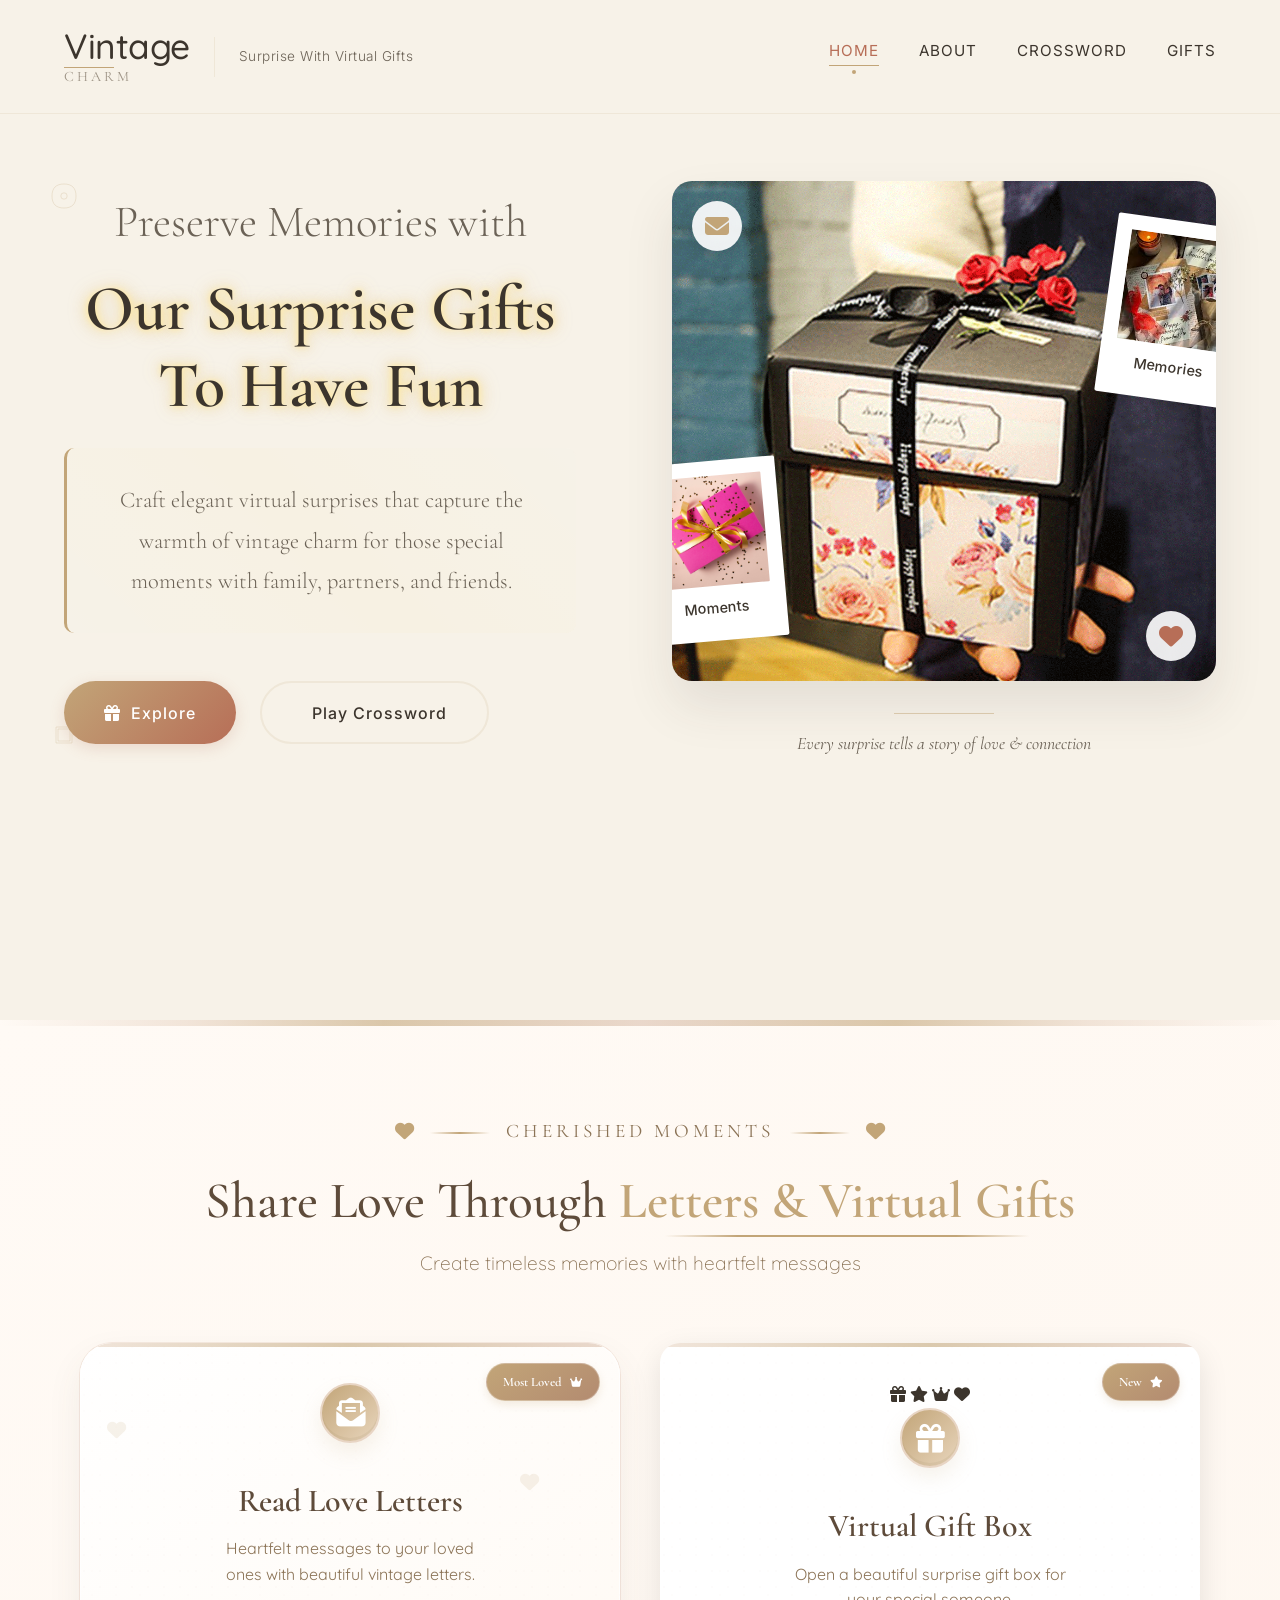
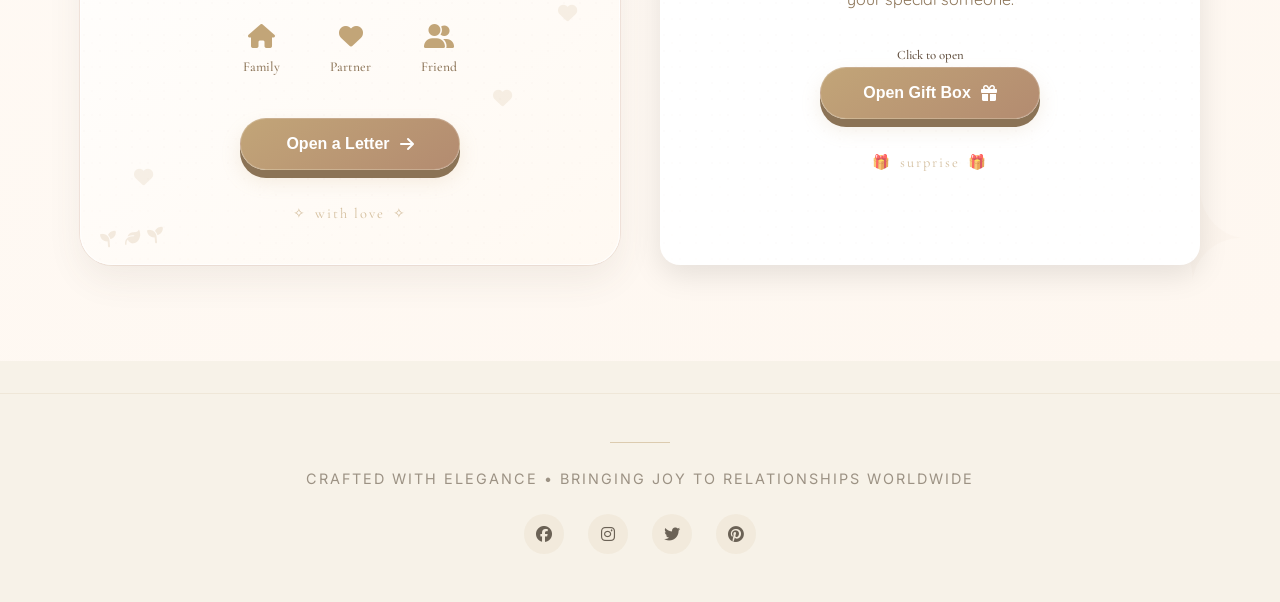
<file: index.html>
<!DOCTYPE html>
<html lang="en">
<head>
    <meta charset="UTF-8">
    <meta name="viewport" content="width=device-width, initial-scale=1.0">
    <title>Vintage Charm</title>
    <link rel="stylesheet" href="https://cdnjs.cloudflare.com/ajax/libs/font-awesome/6.4.0/css/all.min.css">
    <link rel="preconnect" href="https://fonts.googleapis.com">
    <link rel="preconnect" href="https://fonts.gstatic.com" crossorigin>
    <link href="https://fonts.googleapis.com/css2?family=Cormorant+Garamond:wght@300;400;500;600&family=Inter:wght@300;400&display=swap" rel="stylesheet">
    <link rel="stylesheet" href="css/style.css">

    
    <style>
        @import url('https://fonts.googleapis.com/css2?family=Quicksand:wght@400;500;600&display=swap');
    </style>
</head>
<body>
    
    
    <!-- Navigation Bar -->
    <nav class="navbar">
        <div class="nav-container">
            <!-- Logo on Left -->
            <div class="logo-container">
                <div class="logo">
                    <span class="logo-main">Vintage</span>
                    <span class="logo-sub">Charm</span>
                </div>
                <div class="logo-divider"></div>
                <div class="logo-tagline">Surprise With Virtual Gifts</div>
            </div>

            <!-- Navigation Links on Right -->
            <div class="nav-right">
                <div class="nav-links" id="navLinks">
                    <a href="index.html" class="nav-link active">
                        <span class="nav-text">Home</span>
                        <span class="nav-dot"></span>
                    </a>
                    <a href="about.html" class="nav-link">
                        <span class="nav-text">About</span>
                        <span class="nav-dot"></span>
                    </a>
                    <a href="game.html" class="nav-link">
                        <span class="nav-text">Crossword</span>
                        <span class="nav-dot"></span>
                    </a>
                    <a href="gifts.html" class="nav-link">
                        <span class="nav-text">Gifts</span>
                        <span class="nav-dot"></span>
                    </a>
                </div>

                <!-- Mobile Menu Toggle -->
                <button class="menu-toggle" id="menuToggle" aria-label="Toggle menu">
                    <span class="menu-line"></span>
                    <span class="menu-line"></span>
                    <span class="menu-line"></span>
                </button>
            </div>
        </div>
    </nav>

    <!-- Main Content -->
    <main class="main-content">
        <section class="hero-section" id="home">
            <div class="hero-container">
                <!-- Hero Content Left Side -->
                <div class="hero-content">
                    <div class="vintage-ornament top-left">
                        <svg viewBox="0 0 100 100" width="40" height="40">
                            <path d="M50,20 C70,20 80,30 80,50 C80,70 70,80 50,80 C30,80 20,70 20,50 C20,30 30,20 50,20 Z" 
                                  fill="none" stroke="var(--accent-gold)" stroke-width="1.5"/>
                            <circle cx="50" cy="50" r="8" fill="none" stroke="var(--accent-gold)" stroke-width="1.5"/>
                        </svg>
                    </div>
                    
                    <h1 class="hero-title">
                        <span class="hero-line">Preserve Memories with</span>
                        <span class="hero-line neon-text">Our Surprise Gifts To Have Fun</span>
                    </h1>
                    
                    <div class="neon-description-container">
                        <p class="hero-description neon-glow">
                            Craft elegant virtual surprises that capture the warmth of vintage charm 
                            for those special moments with family, partners, and friends.
                        </p>
                        <div class="neon-glow-effect"></div>
                    </div>
                    
                    <!-- CTA Buttons -->
                    <div class="hero-buttons">
                        <button class="cta-button vintage-button" onclick="window.location.href='about.html'">
                            <i class="fas fa-gift"></i>
                
                            <span>Explore</span>
                        
                        </button>
                        <button class="cta-button secondary-button" onclick="window.location.href='game.html'">
                            <i class="fas fa-crossword"></i>
                            <span>Play Crossword</span>
                        </button>
                    </div>
                    
                    <div class="vintage-ornament bottom-left">
                        <svg viewBox="0 0 100 100" width="40" height="40">
                            <path d="M30,30 L70,30 L70,70 L30,70 Z" 
                                  fill="none" stroke="var(--accent-gold)" stroke-width="1.5"/>
                            <path d="M35,35 L65,35 L65,65 L35,65 Z" 
                                  fill="none" stroke="var(--accent-gold)" stroke-width="1.5"/>
                        </svg>
                    </div>
                </div>

                <!-- Hero Image Right Side -->
                <div class="hero-image-container">
                    <div class="image-frame">
                        <!-- Main Hero Image -->
                        <img src="images/gifts_box.gif" 
                             alt="Vintage gift box with flowers" class="main-hero-image">
                        
                        <!-- Decorative Overlay Elements -->
                        <div class="image-overlay">
                            <div class="polaroid polaroid-1">
                                <div class="polaroid-image" style="background-image: url('images/moments_gift.jpg')"></div>
                                <div class="polaroid-label">Moments</div>
                            </div>
                            <div class="polaroid polaroid-2">
                                <div class="polaroid-image" style="background-image: url('images/memories.jpg')"></div>
                                <div class="polaroid-label">Memories</div>
                            </div>
                        </div>
                        
                        <!-- Floating Elements -->
                        <div class="floating-element envelope">
                            <i class="fas fa-envelope"></i>
                        </div>
                        <div class="floating-element heart">
                            <i class="fas fa-heart"></i>
                        </div>
                    </div>
                    
                    <!-- Image Caption -->
                    <div class="image-caption">
                        <div class="caption-line"></div>
                        <p>Every surprise tells a story of love & connection</p>
                    </div>
                </div>
            </div>
        </section> 
    </main>


    <!-- ===== LOVE LETTERS & VIRTUAL GIFTS BOX SECTION ===== -->
<section class="love-letter-section">
    <div class="section-container">
        <!-- Section Header -->
        <div class="section-header">
            <div class="header-ornament">
                <i class="fas fa-heart"></i>
                <span class="header-line"></span>
                <span class="header-title">Cherished Moments</span>
                <span class="header-line"></span>
                <i class="fas fa-heart"></i>
            </div>
            <h2 class="section-heading">Share Love Through <span class="accent-text">Letters & Virtual Gifts</span></h2>
            <p class="section-subheading">Create timeless memories with heartfelt messages</p>
        </div>

        <!-- Two Beautiful Cards -->
        <div class="cards-container">
            <!-- CARD 1: READ LOVE LETTERS -->
            <div class="vintage-card letter-card" id="loveLetterCard">
                <div class="card-badge">
                    <span class="badge-text">Most Loved</span>
                    <i class="fas fa-crown"></i>
                </div>
                <div class="card-bg-pattern"></div>
                
                <!-- Floating Hearts Animation -->
                <div class="floating-hearts">
                    <i class="fas fa-heart"></i>
                    <i class="fas fa-heart"></i>
                    <i class="fas fa-heart"></i>
                    <i class="fas fa-heart"></i>
                    <i class="fas fa-heart"></i>
                </div>
                
                <!-- Flower Decorations -->
                <div class="flower-decoration">
                    <i class="fas fa-seedling"></i>
                    <i class="fas fa-leaf"></i>
                    <i class="fas fa-seedling"></i>
                </div>
                
                <div class="card-icon-wrapper">
                    <div class="card-icon">
                        <i class="fas fa-envelope-open-text"></i>
                    </div>
                </div>
                
                <h3 class="card-title">Read Love Letters</h3>
                
                <div class="card-description">
                    <p>Heartfelt messages to your loved ones with beautiful vintage letters.</p>
                </div>
                
                <div class="letter-categories">
                    <div class="category-item" data-category="family">
                        <i class="fas fa-home"></i>
                        <span>Family</span>
                    </div>
                    <div class="category-item" data-category="partner">
                        <i class="fas fa-heart"></i>
                        <span>Partner</span>
                    </div>
                    <div class="category-item" data-category="friend">
                        <i class="fas fa-user-friends"></i>
                        <span>Friend</span>
                    </div>
                </div>
                
                <button class="card-btn letter-btn" id="openLetterBtn">
                    <span>Open a Letter</span>
                    <i class="fas fa-arrow-right"></i>
                </button>
                
                <div class="card-footer-ornament">
                    <span>✧</span> with love <span>✧</span>
                </div>
            </div>

            
<!-- ===== LETTERS MODAL (FAMILY, PARTNER, FRIEND) ===== -->
<div class="modal-overlay" id="letterModalOverlay">
    <div class="letter-modal-container">
        <div class="letter-modal-header">
            <div class="modal-header-decoration">
                <i class="fas fa-heart"></i>
                <span>Love Letters</span>
                <i class="fas fa-heart"></i>
            </div>
            <button class="modal-close-btn" id="closeLetterModal">
                <i class="fas fa-times"></i>
            </button>
        </div>
        
        <div class="letter-modal-body">
            <div class="letter-category-tabs">
                <button class="category-tab active" data-category="family">
                    <i class="fas fa-home"></i>
                    <span>Family</span>
                </button>
                <button class="category-tab" data-category="partner">
                    <i class="fas fa-heart"></i>
                    <span>Partner</span>
                </button>
                <button class="category-tab" data-category="friend">
                    <i class="fas fa-user-friends"></i>
                    <span>Friend</span>
                </button>
            </div>
            
            <!-- FAMILY LETTER -->
            <div class="letter-content active" id="family-letter">
                <div class="letter-paper">
                    <div class="letter-decoration-top">
                        <i class="fas fa-leaf"></i>
                        <i class="fas fa-heart"></i>
                        <i class="fas fa-leaf"></i>
                    </div>
                   
                    <div class="letter-greeting">My Dearest Family,</div>
                    <div class="letter-message">
                        <p>You are the roots that ground me and the wings that set me free. Every memory we've created together is a treasure I hold close to my heart.</p>
                        <p>Thank you for your endless love, support, and the countless sacrifices you've made. Home is not a place, it's the feeling I get when I'm with you.</p>
                        <p>No matter where life takes me, your love remains my anchor and my compass.</p>
                    </div>
                    <div class="letter-closing">
                        <p>With all my love,</p>
                        <div class="signature">Your Forever Grateful</div>
                    </div>
                    <div class="letter-decoration-bottom">
                        <i class="fas fa-heart"></i>
                        <i class="fas fa-heart"></i>
                        <i class="fas fa-heart"></i>
                    </div>
                </div>
                <div class="letter-flower">
                    <i class="fas fa-seedling"></i>
                </div>
            </div>
            
            <!-- PARTNER LETTER -->
            <div class="letter-content" id="partner-letter">
                <div class="letter-paper">
                    <div class="letter-decoration-top">
                        <i class="fas fa-heart"></i>
                        <i class="fas fa-heart"></i>
                        <i class="fas fa-heart"></i>
                    </div>
                    
                    <div class="letter-greeting">My Beloved,</div>
                    <div class="letter-message">
                        <p>You came into my life and painted it with colors I never knew existed. Every moment with you feels like a beautiful dream I never want to wake from.</p>
                        <p>Your smile is my favorite sunrise, your laughter the sweetest melody. In your arms, I've found my home; in your heart, I've found my peace.</p>
                        <p>Thank you for being my partner, my best friend, and my greatest adventure.</p>
                    </div>
                    <div class="letter-closing">
                        <p>Forever yours,</p>
                        <div class="signature">Your Soulmate</div>
                    </div>
                    <div class="letter-decoration-bottom">
                        <i class="fas fa-heart"></i>
                        <span>&</span>
                        <i class="fas fa-heart"></i>
                    </div>
                </div>
                <div class="letter-flower">
                    <i class="fas fa-rose"></i>
                </div>
            </div>
            
            <!-- FRIEND LETTER -->
            <div class="letter-content" id="friend-letter">
                <div class="letter-paper">
                    <div class="letter-decoration-top">
                        <i class="fas fa-star"></i>
                        <i class="fas fa-smile"></i>
                        <i class="fas fa-star"></i>
                    </div>
                    
                    <div class="letter-greeting">My Wonderful Friend,</div>
                    <div class="letter-message">
                        <p>Some people come into our lives and leave footprints on our hearts. You, my friend, have left an entire garden.</p>
                        <p>Thank you for the late-night talks, the spontaneous adventures, and the comfort of knowing I'm never alone. Life is brighter because you're in it.</p>
                        <p>Here's to more laughter, more memories, and a friendship that only grows stronger with time.</p>
                    </div>
                    <div class="letter-closing">
                        <p>With gratitude,</p>
                        <div class="signature">Your Forever Friend</div>
                    </div>
                    <div class="letter-decoration-bottom">
                        <i class="fas fa-star"></i>
                        <i class="fas fa-star"></i>
                        <i class="fas fa-star"></i>
                    </div>
                </div>
                <div class="letter-flower">
                    <i class="fas fa-smile-wink"></i>
                </div>
            </div>
        </div>
    </div>
</div>

            
            <!-- CARD 2: VIRTUAL GIFT BOX  -->
    <div class="vintage-card gift-card" id="giftCard">
        <div class="card-badge">
            <span class="badge-text">New</span>
            <i class="fas fa-star"></i>
        </div>
        <div class="card-bg-pattern"></div>
        
        <!-- Floating Gift Icons Animation -->
        <div class="floating-gifts">
            <i class="fas fa-gift"></i>
            <i class="fas fa-star"></i>
            <i class="fas fa-crown"></i>
            <i class="fas fa-heart"></i>
        </div>
        
        <!-- Gift Box Decoration -->
        <div class="gift-decoration">
            <div class="mini-gift">
                <div class="gift-box-mini">
                    <div class="gift-lid-mini"></div>
                    <div class="gift-base-mini"></div>
                    <div class="gift-ribbon-mini"></div>
                </div>
            </div>
        </div>
        
        <div class="card-icon-wrapper">
            <div class="card-icon gift-icon">
                <i class="fas fa-gift"></i>
            </div>
        </div>
        
        <h3 class="card-title">Virtual Gift Box</h3>
        
        <div class="card-description">
            <p>Open a beautiful surprise gift box for your special someone.</p>
        </div>
        
        <!-- Gift Preview -->
        <div class="gift-preview">
            <div class="preview-box">
                <span class="preview-ribbon"></span>
                <span class="preview-bow"></span>
            </div>
            <span class="preview-text">Click to open</span>
        </div>
        
        <button class="card-btn gift-btn" id="openGiftBoxBtn">
            <span>Open Gift Box</span>
            <i class="fas fa-gift"></i>
        </button>
        
        <div class="card-footer-ornament">
            <span>🎁</span> surprise <span>🎁</span>
        </div>
    </div>
</div>
</section>

<!-- ===== VIRTUAL GIFT BOX MODAL ===== -->
<div class="modal-overlay" id="giftBoxModalOverlay">
    <div class="giftbox-modal-container">
        <div class="giftbox-modal-header">
            <div class="modal-header-decoration">
                <i class="fas fa-gift"></i>
                <span>Surprise Gift Box</span>
                <i class="fas fa-star"></i>
            </div>
            <button class="modal-close-btn" id="closeGiftBoxModal">
                <i class="fas fa-times"></i>
            </button>
        </div>
        
        <div class="giftbox-modal-body">
            <!-- Background Sparkles -->
            <div class="sparkle-background">
                <div class="sparkle"></div>
                <div class="sparkle"></div>
                <div class="sparkle"></div>
                <div class="sparkle"></div>
                <div class="sparkle"></div>
                <div class="sparkle"></div>
                <div class="sparkle"></div>
                <div class="sparkle"></div>
            </div>
            
            <!-- Gift Box Container -->
            <div class="giftbox-container">
                <!-- Floating Hearts & Stars Animation -->
                <div class="floating-gifts-bg">
                    <i class="fas fa-heart"></i>
                    <i class="fas fa-star"></i>
                    <i class="fas fa-heart"></i>
                    <i class="fas fa-star"></i>
                    <i class="fas fa-heart"></i>
                    <i class="fas fa-star"></i>
                    <i class="fas fa-heart"></i>
                    <i class="fas fa-star"></i>
                </div>
                
                <!-- MAIN GIFT BOX - BEAUTIFULLY DESIGNED -->
                <div class="gift-box closed" id="giftBox">
                    <!-- Box Lid with Ribbon -->
                    <div class="gift-lid">
                        <div class="lid-ribbon horizontal"></div>
                        <div class="lid-ribbon vertical"></div>
                        <div class="lid-bow">
                            <div class="bow-left"></div>
                            <div class="bow-right"></div>
                            <div class="bow-center"></div>
                        </div>
                    </div>
                    
                    <!-- Box Base -->
                    <div class="gift-base">
                        <div class="base-pattern"></div>
                        <div class="base-ribbon horizontal"></div>
                        <div class="base-ribbon vertical"></div>
                        <div class="base-tag">
                            <span>For You</span>
                        </div>
                    </div>
                    
                    <!-- Shine Effect -->
                    <div class="gift-shine"></div>
                    
                    <!-- Instruction with Glow -->
                    <p class="gift-instruction">
                        <span class="instruction-icon">✨</span>
                        Click to open your surprise!
                        <span class="instruction-icon">✨</span>
                    </p>
                </div>
                
                <!-- STEP 1: CHOOSE GIFT OPTIONS - BEAUTIFUL CARDS -->
                <div class="choose-gift-section" id="chooseGiftSection" style="display: none;">
                    <!-- Decorative Elements -->
                    <div class="section-sparkles">
                        <i class="fas fa-star"></i>
                        <i class="fas fa-heart"></i>
                        <i class="fas fa-star"></i>
                    </div>
                    
                    <h3 class="choose-title">Who will receive this gift?</h3>
                    
                    <div class="gift-option-cards">
                        <!-- Family Option - Warm & Cozy -->
                        <div class="gift-option-card family-card" data-recipient="family" id="chooseFamily">
                            <div class="card-glow"></div>
                            <div class="option-icon-wrapper">
                                <div class="option-icon family-icon">
                                    <i class="fas fa-home"></i>
                                </div>
                            </div>
                            <h4>Family</h4>
                            <p>For those who raised you</p>
                            <div class="option-preview">
                                <span class="preview-emoji">🏡</span>
                                <span class="preview-text">Love & Gratitude</span>
                            </div>
                            <div class="option-decoration">
                                <i class="fas fa-leaf"></i>
                                <i class="fas fa-leaf"></i>
                                <i class="fas fa-leaf"></i>
                            </div>
                        </div>
                        
                        <!-- Partner Option - Romantic -->
                        <div class="gift-option-card partner-card" data-recipient="partner" id="choosePartner">
                            <div class="card-glow"></div>
                            <div class="option-icon-wrapper">
                                <div class="option-icon partner-icon">
                                    <i class="fas fa-heart"></i>
                                </div>
                            </div>
                            <h4>Partner</h4>
                            <p>For your special someone</p>
                            <div class="option-preview">
                                <span class="preview-emoji">💕</span>
                                <span class="preview-text">Endless Love</span>
                            </div>
                            <div class="option-decoration">
                                <i class="fas fa-heart"></i>
                                <i class="fas fa-heart"></i>
                                <i class="fas fa-heart"></i>
                            </div>
                        </div>
                        
                        <!-- Friend Option - Fun & Cheerful -->
                        <div class="gift-option-card friend-card" data-recipient="friend" id="chooseFriend">
                            <div class="card-glow"></div>
                            <div class="option-icon-wrapper">
                                <div class="option-icon friend-icon">
                                    <i class="fas fa-user-friends"></i>
                                </div>
                            </div>
                            <h4>Friend</h4>
                            <p>For your bestie</p>
                            <div class="option-preview">
                                <span class="preview-emoji">🎉</span>
                                <span class="preview-text">Forever Friendship</span>
                            </div>
                            <div class="option-decoration">
                                <i class="fas fa-star"></i>
                                <i class="fas fa-star"></i>
                                <i class="fas fa-star"></i>
                            </div>
                        </div>
                    </div>
                    
                    <p class="choose-note">✨ Click any card to reveal your surprise ✨</p>
                </div>
                
                <!-- STEP 2: FAMILY GIFT - BEAUTIFUL FRAME -->
                <div class="gift-content family-gift" id="familyGift" style="display: none;">
                    <div class="gift-reveal-header">
                        <button class="back-to-choose" id="backFromFamily">
                            <i class="fas fa-arrow-left"></i> Choose Another
                        </button>
                    </div>
                    
                    <div class="gift-showcase">
                        <div class="showcase-decoration left">
                            <i class="fas fa-leaf"></i>
                            <i class="fas fa-leaf"></i>
                        </div>
                        
                        <div class="beautiful-frame family-frame">
                            <div class="frame-ornament top">
                                <i class="fas fa-heart"></i>
                                <i class="fas fa-heart"></i>
                                <i class="fas fa-heart"></i>
                            </div>
                            
                            <!-- Image Container with Overlay -->
                            <div class="frame-image-container">
                                <div class="image-overlay-glow"></div>
                                <img src="images/family-gift.jpg" alt="Family Gift" class="frame-image">
                                <div class="image-corner top-left"></div>
                                <div class="image-corner top-right"></div>
                                <div class="image-corner bottom-left"></div>
                                <div class="image-corner bottom-right"></div>
                            </div>
                            
                            <!-- Message with Heart -->
                            <div class="frame-message">
                                <i class="fas fa-quote-left"></i>
                                <p>Family is where love begins, forever lasts.</p>
                                <i class="fas fa-quote-right"></i>
                                <div class="message-hearts">
                                    <i class="fas fa-heart"></i>
                                    <i class="fas fa-heart"></i>
                                    <i class="fas fa-heart"></i>
                                </div>
                            </div>
                            
                            <div class="frame-ornament bottom">
                                <i class="fas fa-leaf"></i>
                                <i class="fas fa-leaf"></i>
                                <i class="fas fa-leaf"></i>
                            </div>
                        </div>
                        
                        <div class="showcase-decoration right">
                            <i class="fas fa-leaf"></i>
                            <i class="fas fa-leaf"></i>
                        </div>
                    </div>
                </div>
                
                <!-- STEP 2: PARTNER GIFT - ROMANTIC FRAME -->
                <div class="gift-content partner-gift" id="partnerGift" style="display: none;">
                    <div class="gift-reveal-header">
                        <button class="back-to-choose" id="backFromPartner">
                            <i class="fas fa-arrow-left"></i> Choose Another
                        </button>
                    </div>
                    
                    <div class="gift-showcase">
                        <div class="showcase-decoration left">
                            <i class="fas fa-heart"></i>
                            <i class="fas fa-heart"></i>
                        </div>
                        
                        <div class="beautiful-frame partner-frame">
                            <div class="frame-ornament top">
                                <i class="fas fa-heart"></i>
                                <i class="fas fa-heart"></i>
                                <i class="fas fa-heart"></i>
                            </div>
                            
                            <!-- Image Container with Overlay -->
                            <div class="frame-image-container">
                                <div class="image-overlay-glow"></div>
                                <img src="images/partner-gift.jpg" alt="Partner Gift" class="frame-image">
                                <div class="image-corner top-left"></div>
                                <div class="image-corner top-right"></div>
                                <div class="image-corner bottom-left"></div>
                                <div class="image-corner bottom-right"></div>
                            </div>
                            
                            <!-- Message with Heart -->
                            <div class="frame-message">
                                <i class="fas fa-quote-left"></i>
                                <p>You are my today and all of my tomorrows.</p>
                                <i class="fas fa-quote-right"></i>
                                <div class="message-hearts">
                                    <i class="fas fa-heart"></i>
                                    <i class="fas fa-heart"></i>
                                    <i class="fas fa-heart"></i>
                                </div>
                            </div>
                            
                            <div class="frame-ornament bottom">
                                <i class="fas fa-heart"></i>
                                <i class="fas fa-heart"></i>
                                <i class="fas fa-heart"></i>
                            </div>
                        </div>
                        
                        <div class="showcase-decoration right">
                            <i class="fas fa-heart"></i>
                            <i class="fas fa-heart"></i>
                        </div>
                    </div>
                </div>
                
                <!-- STEP 2: FRIEND GIFT - CHEERFUL FRAME -->
                <div class="gift-content friend-gift" id="friendGift" style="display: none;">
                    <div class="gift-reveal-header">
                        <button class="back-to-choose" id="backFromFriend">
                            <i class="fas fa-arrow-left"></i> Choose Another
                        </button>
                    </div>
                    
                    <div class="gift-showcase">
                        <div class="showcase-decoration left">
                            <i class="fas fa-star"></i>
                            <i class="fas fa-star"></i>
                        </div>
                        
                        <div class="beautiful-frame friend-frame">
                            <div class="frame-ornament top">
                                <i class="fas fa-star"></i>
                                <i class="fas fa-star"></i>
                                <i class="fas fa-star"></i>
                            </div>
                            
                            <!-- Image Container with Overlay -->
                            <div class="frame-image-container">
                                <div class="image-overlay-glow"></div>
                                <img src="images/friend-gift.jpg" alt="Friend Gift" class="frame-image">
                                <div class="image-corner top-left"></div>
                                <div class="image-corner top-right"></div>
                                <div class="image-corner bottom-left"></div>
                                <div class="image-corner bottom-right"></div>
                            </div>
                            
                            <!-- Message with Heart -->
                            <div class="frame-message">
                                <i class="fas fa-quote-left"></i>
                                <p>Friends like you make life beautiful.</p>
                                <i class="fas fa-quote-right"></i>
                                <div class="message-hearts">
                                    <i class="fas fa-star"></i>
                                    <i class="fas fa-star"></i>
                                    <i class="fas fa-star"></i>
                                </div>
                            </div>
                            
                            <div class="frame-ornament bottom">
                                <i class="fas fa-star"></i>
                                <i class="fas fa-star"></i>
                                <i class="fas fa-star"></i>
                            </div>
                        </div>
                        
                        <div class="showcase-decoration right">
                            <i class="fas fa-star"></i>
                            <i class="fas fa-star"></i>
                        </div>
                    </div>
                </div>
            </div>
        </div>
    </div>
</div>

    <!-- Vintage Footer -->
    <footer class="vintage-footer">
        <div class="footer-content">
            <div class="footer-line"></div>
            <p class="footer-text">Crafted with elegance • Bringing joy to relationships worldwide</p>
            <div class="social-icons">
                <a href="https://www.facebook.com" class="social-icon"><i class="fab fa-facebook"></i></a>
                <a href="https://www.instagram.com" class="social-icon"><i class="fab fa-instagram"></i></a>
                <a href="https://twitter.com" class="social-icon"><i class="fab fa-twitter"></i></a>
                <a href="https://pinterest.com" class="social-icon"><i class="fab fa-pinterest"></i></a>
            </div>
        </div>
    </footer>

    <script src="js/script.js"></script>
</body>
</html>
</file>
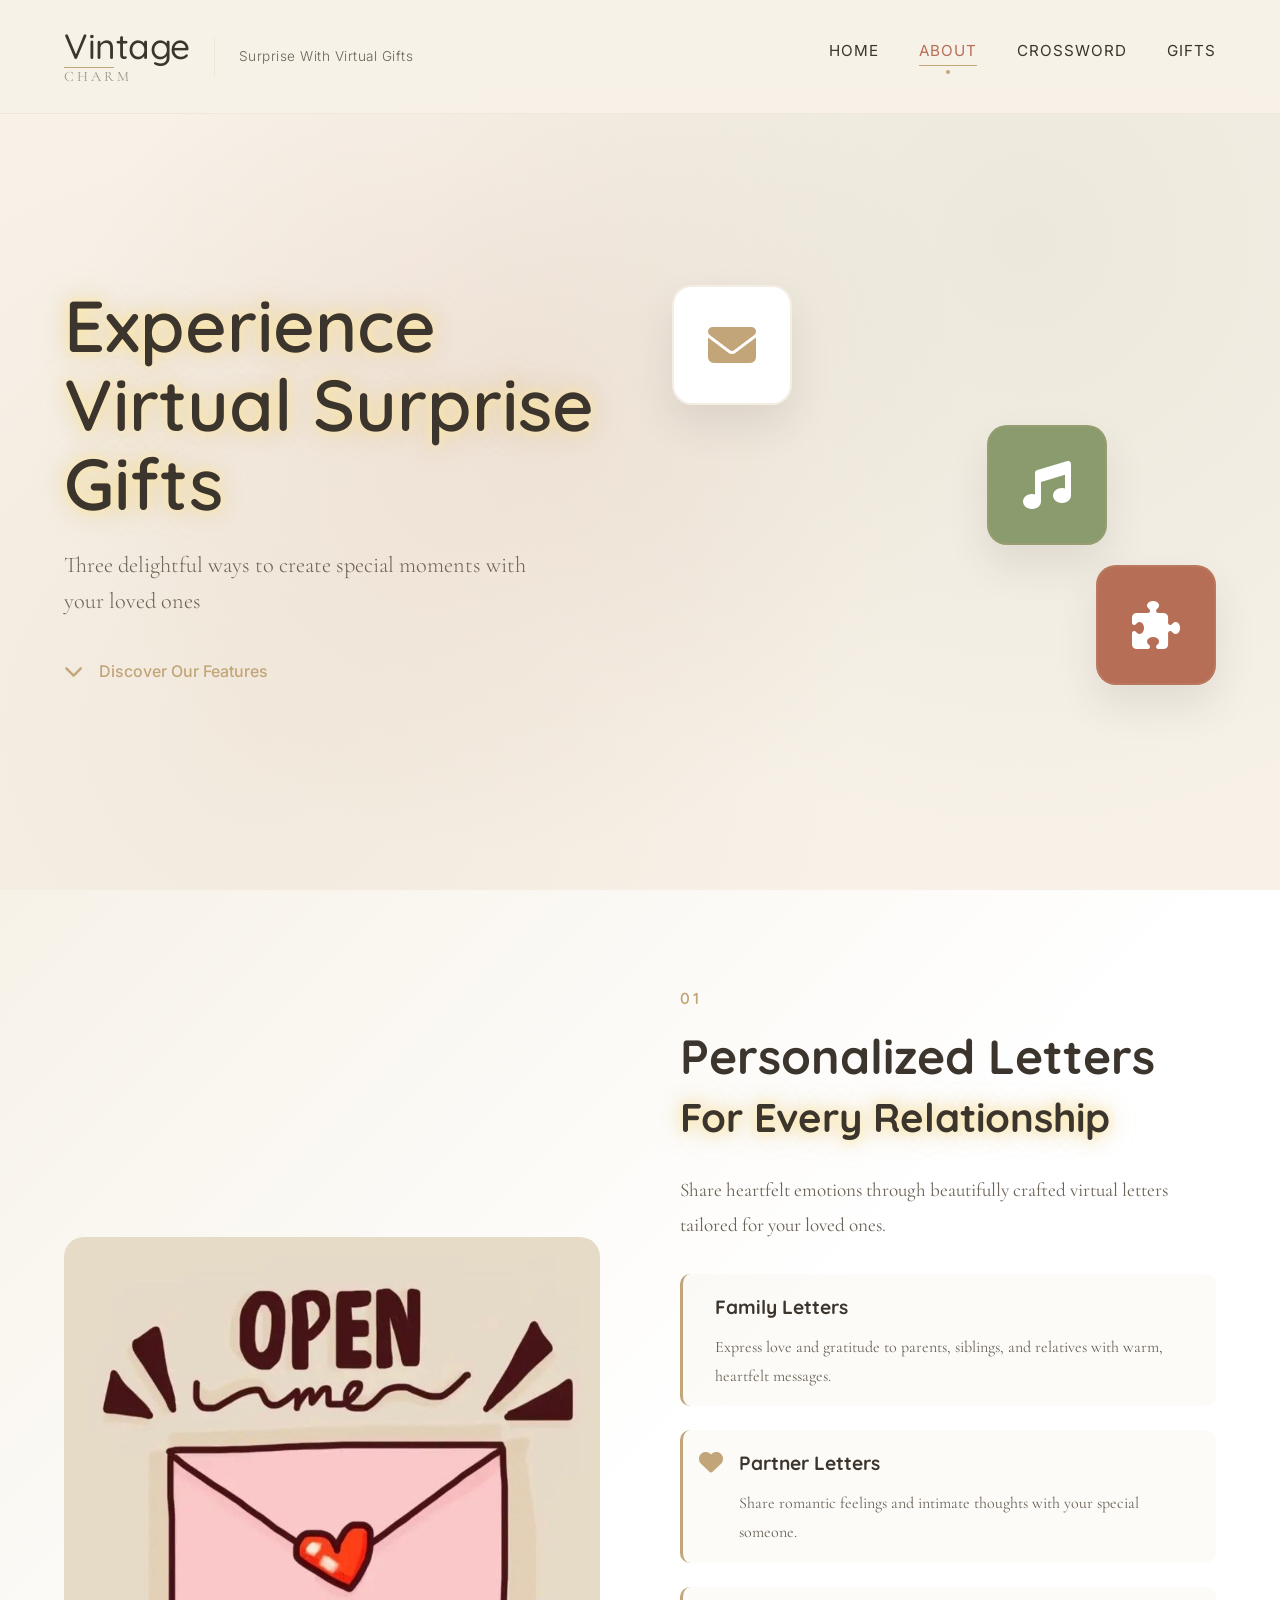
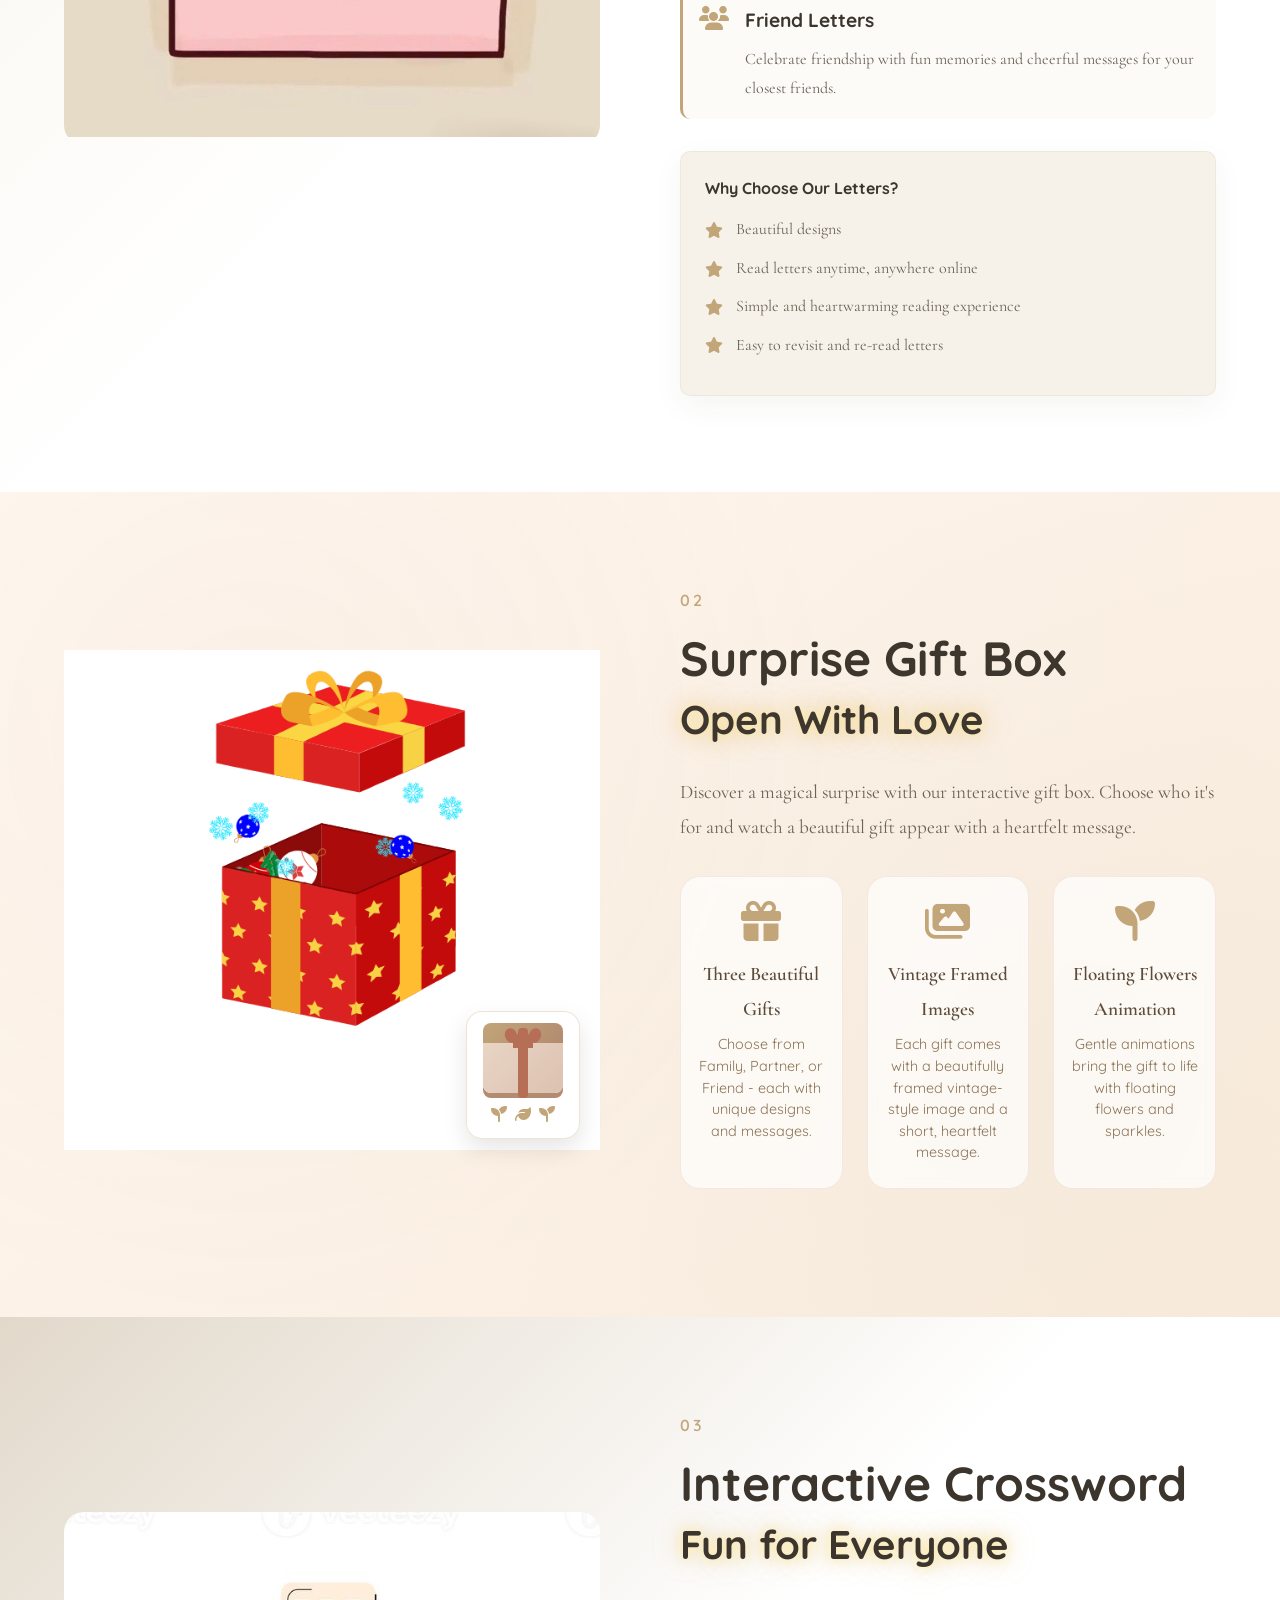
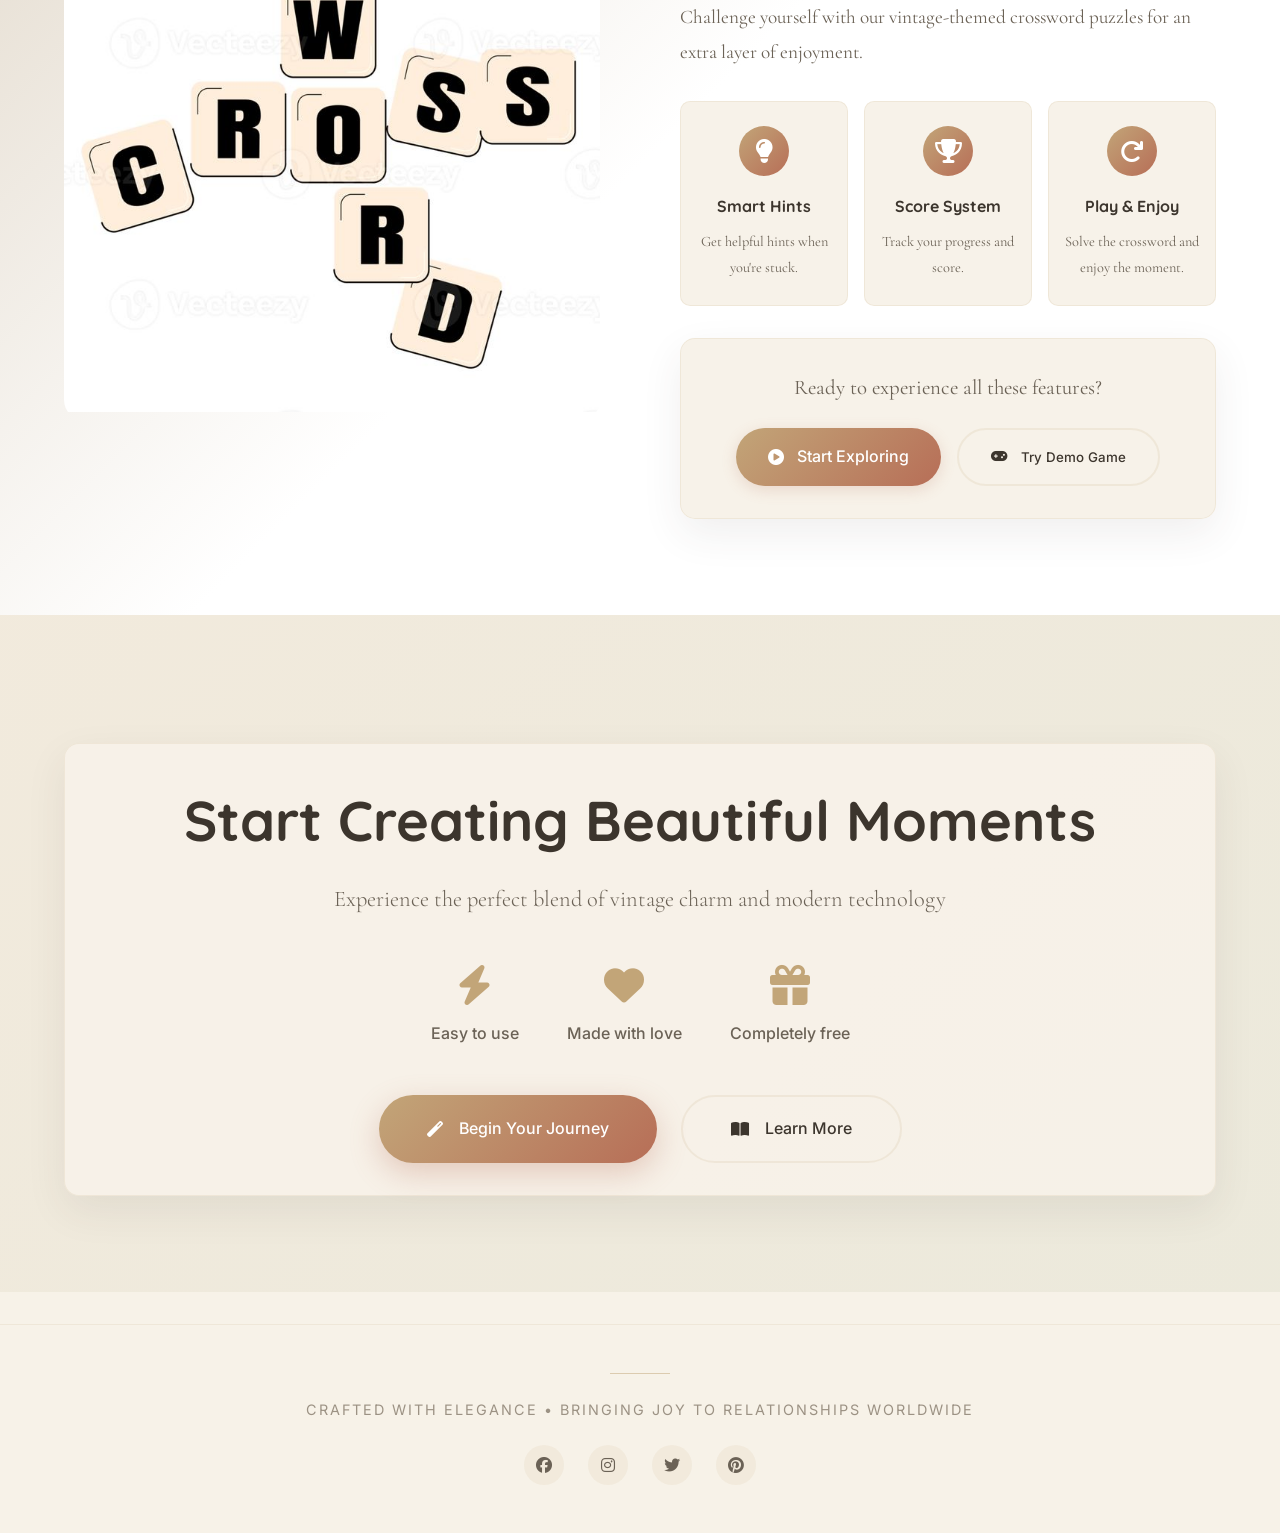
<file: about.html>
<!doctype html>
<html lang="en">
  <head>
    <meta charset="UTF-8" />
    <meta name="viewport" content="width=device-width, initial-scale=1.0" />
    <title>Vintage Charm - Experience Our Gifts</title>
    <link
      rel="stylesheet"
      href="https://cdnjs.cloudflare.com/ajax/libs/font-awesome/6.4.0/css/all.min.css"
    />
    <link rel="preconnect" href="https://fonts.googleapis.com" />
    <link rel="preconnect" href="https://fonts.gstatic.com" crossorigin />
    <link
      href="https://fonts.googleapis.com/css2?family=Cormorant+Garamond:wght@300;400;500;600&family=Inter:wght@300;400&display=swap"
      rel="stylesheet"
    />
    <link rel="stylesheet" href="css/about.css" />
    <style>
      @import url("https://fonts.googleapis.com/css2?family=Quicksand:wght@400;500;600&display=swap");
    </style>
  </head>
  <body>
    <!-- Navigation Bar -->
    <nav class="navbar">
      <div class="nav-container">
        <!-- Logo on Left -->
        <div class="logo-container">
          <div class="logo">
            <span class="logo-main">Vintage</span>
            <span class="logo-sub">Charm</span>
          </div>
          <div class="logo-divider"></div>
          <div class="logo-tagline">Surprise With Virtual Gifts</div>
        </div>

        <!-- Navigation Links on Right -->
        <div class="nav-right">
          <div class="nav-links" id="navLinks">
            <a href="index.html" class="nav-link">
              <span class="nav-text">Home</span>
              <span class="nav-dot"></span>
            </a>
            <a href="gift.html" class="nav-link active">
              <span class="nav-text">About</span>
              <span class="nav-dot"></span>
            </a>
            <a href="game.html" class="nav-link">
              <span class="nav-text">Crossword</span>
              <span class="nav-dot"></span>
            </a>
            <a href="gifts.html" class="nav-link">
              <span class="nav-text">Gifts</span>
              <span class="nav-dot"></span>
            </a>
          </div>

          <!-- Mobile Menu Toggle -->
          <button class="menu-toggle" id="menuToggle" aria-label="Toggle menu">
            <span class="menu-line"></span>
            <span class="menu-line"></span>
            <span class="menu-line"></span>
          </button>
        </div>
      </div>
    </nav>

    <!-- Main Content -->
    <main class="main-content">
      <!-- Hero Section -->
      <section class="gift-hero">
        <div class="hero-container">
          <div class="hero-content">
            <h1 class="hero-title neon-text">
              Experience<br />Virtual Surprise Gifts
            </h1>
            <p class="hero-subtitle">
              Three delightful ways to create special moments with your loved
              ones
            </p>
            <div class="hero-scroll">
              <i class="fas fa-chevron-down"></i>
              <span>Discover Our Features</span>
            </div>
          </div>
          <div class="hero-visual">
            <div class="floating-envelope">
              <i class="fas fa-envelope"></i>
            </div>
            <div class="floating-music">
              <i class="fas fa-music"></i>
            </div>
            <div class="floating-puzzle">
              <i class="fas fa-puzzle-piece"></i>
            </div>
          </div>
        </div>
      </section>

      <!-- Letters Section -->
      <section class="feature-section letters-section">
        <div class="section-container">
          <div class="feature-image">
            <div class="image-frame">
              <img
                src="images/virtual_letter_gifts.jpg"
                alt="Vintage letters and envelopes"
                class="feature-img"
              />
            </div>
          </div>
          <div class="feature-content">
            <div class="feature-number">01</div>
            <h2 class="feature-title">
              Personalized Letters<br /><span class="neon-text"
                >For Every Relationship</span
              >
            </h2>
            <div class="feature-description">
              <p>
                Share heartfelt emotions through beautifully crafted virtual
                letters tailored for your loved ones.
              </p>

              <div class="feature-details">
                <div class="detail-item">
                  <i class="fas fa-family"></i>
                  <div>
                    <h4>Family Letters</h4>
                    <p>
                      Express love and gratitude to parents, siblings, and
                      relatives with warm, heartfelt messages.
                    </p>
                  </div>
                </div>
                <div class="detail-item">
                  <i class="fas fa-heart"></i>
                  <div>
                    <h4>Partner Letters</h4>
                    <p>
                      Share romantic feelings and intimate thoughts with your
                      special someone.
                    </p>
                  </div>
                </div>
                <div class="detail-item">
                  <i class="fas fa-users"></i>
                  <div>
                    <h4>Friend Letters</h4>
                    <p>
                      Celebrate friendship with fun memories and cheerful
                      messages for your closest friends.
                    </p>
                  </div>
                </div>
              </div>
            </div>

            <div class="feature-benefits">
              <h4>Why Choose Our Letters?</h4>
              <ul>
                <li><i class="fas fa-star"></i> Beautiful designs</li>
                <li>
                  <i class="fas fa-star"></i> Read letters anytime, anywhere
                  online
                </li>
                <li>
                  <i class="fas fa-star"></i> Simple and heartwarming reading
                  experience
                </li>
                <li>
                  <i class="fas fa-star"></i> Easy to revisit and re-read
                  letters
                </li>
              </ul>
            </div>
          </div>
        </div>
      </section>

      <!-- Gift Box Section (Replacing Music Section) -->
      <section class="feature-section giftbox-section-alt">
        <div class="section-container reverse">
          <div class="feature-content">
            <div class="feature-number">02</div>
            <h2 class="feature-title">
              Surprise Gift Box<br /><span class="neon-text"
                >Open With Love</span
              >
            </h2>
            <div class="feature-description">
              <p>
                Discover a magical surprise with our interactive gift box.
                Choose who it's for and watch a beautiful gift appear with a
                heartfelt message.
              </p>

              <div class="giftbox-features">
                <div class="giftbox-feature">
                  <i class="fas fa-gift"></i>
                  <h4>Three Beautiful Gifts</h4>
                  <p>
                    Choose from Family, Partner, or Friend - each with unique
                    designs and messages.
                  </p>
                </div>
                <div class="giftbox-feature">
                  <i class="fas fa-images"></i>
                  <h4>Vintage Framed Images</h4>
                  <p>
                    Each gift comes with a beautifully framed vintage-style
                    image and a short, heartfelt message.
                  </p>
                </div>
                <div class="giftbox-feature">
                  <i class="fas fa-seedling"></i>
                  <h4>Floating Flowers Animation</h4>
                  <p>
                    Gentle animations bring the gift to life with floating
                    flowers and sparkles.
                  </p>
                </div>
              </div>
            </div>
          </div>

          <div class="feature-image">
            <div class="image-frame giftbox-frame">
              <img
                src="images/gifts.gif"
                alt="Beautiful gift box"
                class="feature-img"
              />

              <!-- Decorative gift elements -->
              <div class="giftbox-preview">
                <div class="mini-gift-box">
                  <div class="mini-lid"></div>
                  <div class="mini-base"></div>
                  <div class="mini-ribbon"></div>
                  <div class="mini-bow"></div>
                </div>
                <div class="preview-flowers">
                  <i class="fas fa-seedling"></i>
                  <i class="fas fa-leaf"></i>
                  <i class="fas fa-seedling"></i>
                </div>
              </div>
            </div>
          </div>
        </div>
      </section>

      <!-- Crossword Section -->
      <section class="feature-section crossword-section" id="crossword-section">
        <div class="section-container">
          <div class="feature-image">
            <div class="image-frame puzzle-frame">
              <img
                src="images/crossword_game.jpg"
                alt="Vintage puzzle and games"
                class="feature-img"
              />
            </div>
          </div>
          <div class="feature-content">
            <div class="feature-number">03</div>
            <h2 class="feature-title">
              Interactive Crossword<br /><span class="neon-text"
                >Fun for Everyone</span
              >
            </h2>
            <div class="feature-description">
              <p>
                Challenge yourself with our vintage-themed crossword puzzles for
                an extra layer of enjoyment.
              </p>

              <div class="game-features-grid">
                <div class="game-feature">
                  <div class="game-icon">
                    <i class="fas fa-lightbulb"></i>
                  </div>
                  <h4>Smart Hints</h4>
                  <p>Get helpful hints when you're stuck.</p>
                </div>
                <div class="game-feature">
                  <div class="game-icon">
                    <i class="fas fa-trophy"></i>
                  </div>
                  <h4>Score System</h4>
                  <p>Track your progress and score.</p>
                </div>
                <div class="game-feature">
                  <div class="game-icon">
                    <i class="fas fa-redo"></i>
                  </div>
                  <h4>Play & Enjoy</h4>
                  <p>Solve the crossword and enjoy the moment.</p>
                </div>
              </div>
            </div>

            <div class="cta-container">
              <p class="cta-text">Ready to experience all these features?</p>
              <div class="cta-buttons">
                <a href="index.html" class="cta-btn primary-btn">
                  <i class="fas fa-play-circle"></i>
                  <span>Start Exploring</span>
                </a>
                <button
                  class="cta-btn secondary-btn"
                  id="playDemo"
                  onclick="window.location.href = 'game.html'"
                >
                  <i class="fas fa-gamepad"></i>
                  <span>Try Demo Game</span>
                </button>
              </div>
            </div>
          </div>
        </div>
      </section>

      <!-- Final CTA -->
      <section class="final-cta">
        <div class="cta-container">
          <h2 class="cta-title">Start Creating Beautiful Moments</h2>
          <p class="cta-subtitle">
            Experience the perfect blend of vintage charm and modern technology
          </p>

          <div class="cta-features">
            <div class="cta-feature">
              <i class="fas fa-bolt"></i>
              <p>Easy to use</p>
            </div>
            <div class="cta-feature">
              <i class="fas fa-heart"></i>
              <p>Made with love</p>
            </div>
            <div class="cta-feature">
              <i class="fas fa-gift"></i>
              <p>Completely free</p>
            </div>
          </div>

          <div class="cta-actions">
            <a href="index.html" class="main-cta-btn">
              <i class="fas fa-magic"></i>
              <span>Begin Your Journey</span>
            </a>
            <a href="about.html" class="secondary-cta-btn">
              <i class="fas fa-book-open"></i>
              <span>Learn More</span>
            </a>
          </div>
        </div>
      </section>
    </main>

    <!-- Vintage Footer -->
    <footer class="vintage-footer">
      <div class="footer-content">
        <div class="footer-line"></div>
        <p class="footer-text">
          Crafted with elegance • Bringing joy to relationships worldwide
        </p>
        <div class="social-icons">
          <a href="https://www.facebook.com" class="social-icon"
            ><i class="fab fa-facebook"></i
          ></a>
          <a href="https://www.instagram.com" class="social-icon"
            ><i class="fab fa-instagram"></i
          ></a>
          <a href="https://twitter.com" class="social-icon"
            ><i class="fab fa-twitter"></i
          ></a>
          <a href="https://pinterest.com" class="social-icon"
            ><i class="fab fa-pinterest"></i
          ></a>
        </div>
      </div>
    </footer>

    <script src="js/about.js"></script>
  </body>
</html>
</file>
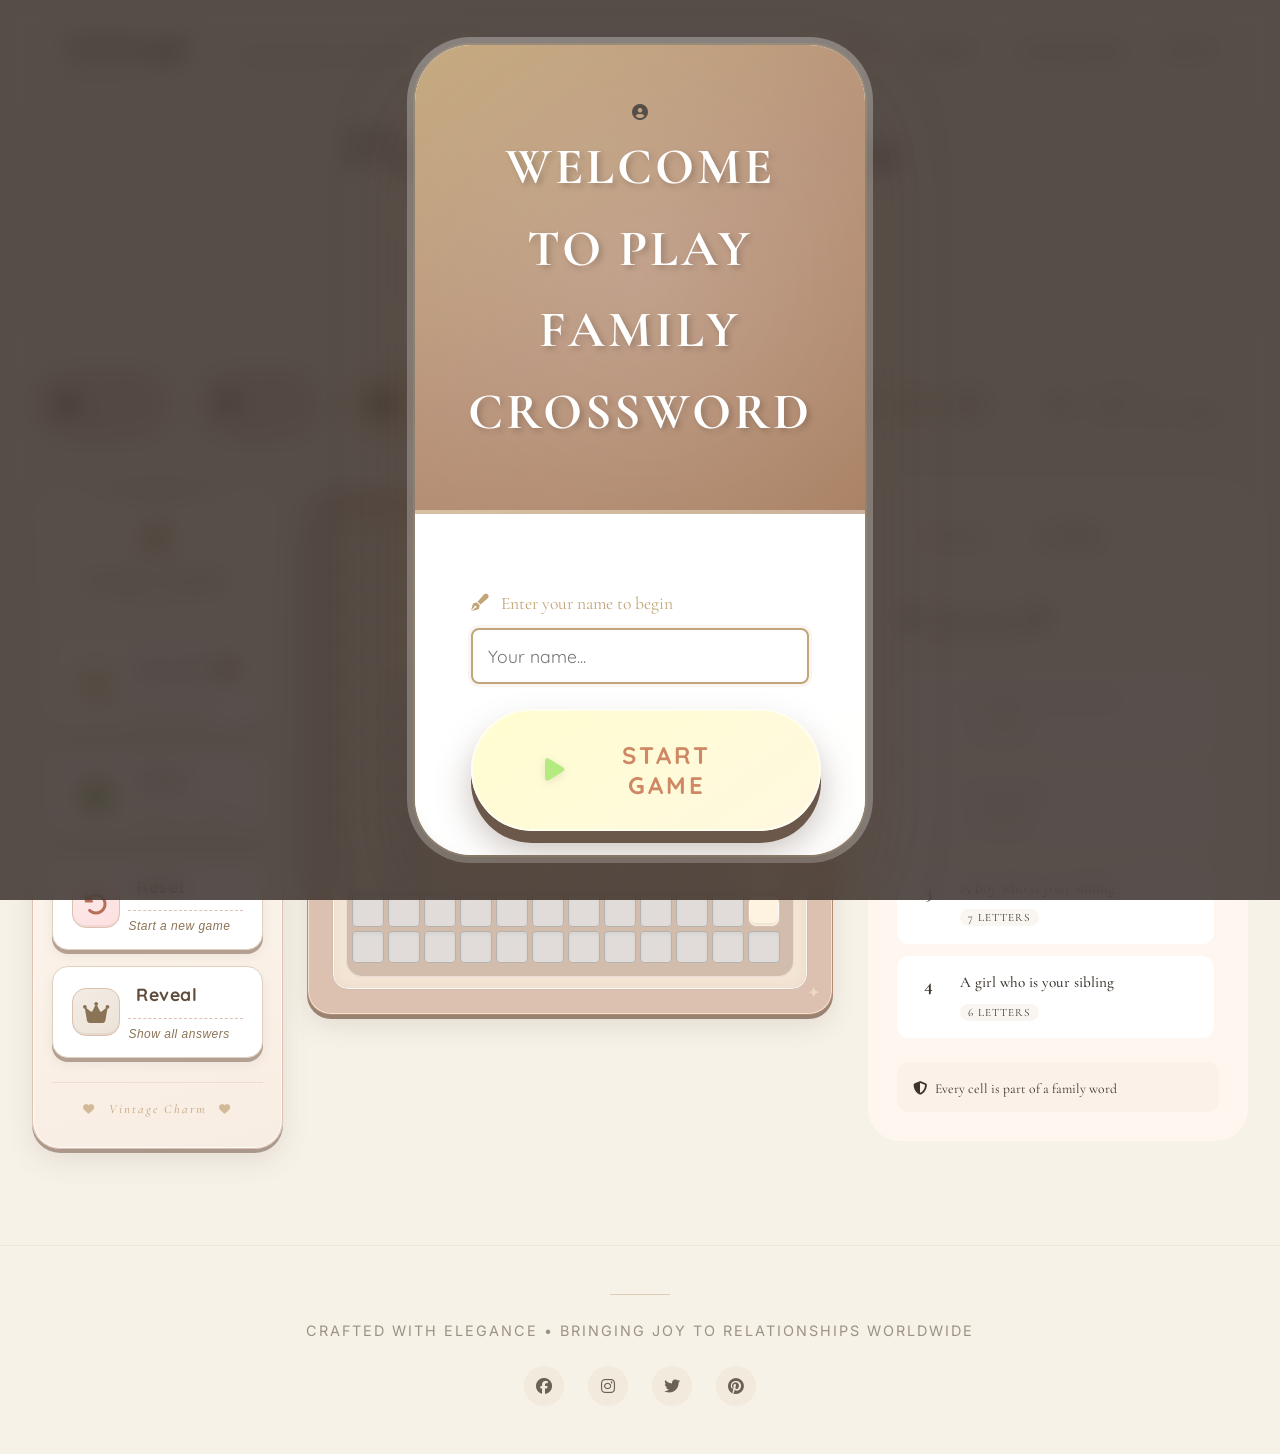
<file: game.html>
<!doctype html>
<html lang="en">
  <head>
    <meta charset="UTF-8" />
    <meta name="viewport" content="width=device-width, initial-scale=1.0" />
    <title>Vintage Charm</title>
    <link
      rel="stylesheet"
      href="https://cdnjs.cloudflare.com/ajax/libs/font-awesome/6.4.0/css/all.min.css"
    />
    <link rel="preconnect" href="https://fonts.googleapis.com" />
    <link rel="preconnect" href="https://fonts.gstatic.com" crossorigin />
    <link
      href="https://fonts.googleapis.com/css2?family=Cormorant+Garamond:wght@300;400;500;600&family=Inter:wght@300;400&display=swap"
      rel="stylesheet"
    />
    <link rel="stylesheet" href="css/style.css" />

    <style>
      /* Import Futura-like font via Typekit fallback */
      @import url("https://fonts.googleapis.com/css2?family=Quicksand:wght@400;500;600&display=swap");
    </style>
  </head>
  <body>
    <!-- Navigation Bar -->
    <nav class="navbar">
      <div class="nav-container">
        <!-- Logo on Left -->
        <div class="logo-container">
          <div class="logo">
            <span class="logo-main">Vintage</span>
            <span class="logo-sub">Charm</span>
          </div>
          <div class="logo-divider"></div>
          <div class="logo-tagline">Surprise With Virtual Gifts</div>
        </div>

        <!-- Navigation Links on Right -->
        <div class="nav-right">
          <div class="nav-links" id="navLinks">
            <a href="index.html" class="nav-link active">
              <span class="nav-text">Home</span>
              <span class="nav-dot"></span>
            </a>
            <a href="about.html" class="nav-link">
              <span class="nav-text">About</span>
              <span class="nav-dot"></span>
            </a>
            <a href="game.html" class="nav-link">
              <span class="nav-text">Crossword</span>
              <span class="nav-dot"></span>
            </a>
            <a href="gifts.html" class="nav-link">
              <span class="nav-text">Gifts</span>
              <span class="nav-dot"></span>
            </a>
          </div>

          <!-- Mobile Menu Toggle -->
          <button class="menu-toggle" id="menuToggle" aria-label="Toggle menu">
            <span class="menu-line"></span>
            <span class="menu-line"></span>
            <span class="menu-line"></span>
          </button>
        </div>
      </div>
    </nav>

    <!-- Hero Section -->
    <section class="crossword-hero">
      <div class="hero-pattern"></div>
      <div class="hero-content">
        <h1 class="hero-title">
          <span class="title-word">Play</span>
          <span class="title-word accent">Crossword Game</span>
        </h1>
        <div class="title-decoration">
          <div class="line"></div>
          <i class="fas fa-heart"></i>
          <div class="line"></div>
        </div>
        <p class="hero-subtitle">
          A vintage puzzle celebrating the ones we love
        </p>
      </div>
    </section>

    <!-- Username Modal -->
    <div class="modal-overlay" id="usernameModal">
      <div class="modal-container username-modal">
        <div class="modal-header">
          <i class="fas fa-user-circle"></i>
          <h2>Welcome to Play Family Crossword</h2>
        </div>
        <div class="modal-body">
          <div class="username-form">
            <div class="form-group">
              <label for="usernameInput">
                <i class="fas fa-pen-fancy"></i>
                Enter your name to begin
              </label>
              <input
                type="text"
                id="usernameInput"
                placeholder="Your name..."
                maxlength="20"
                autocomplete="off"
              />
            </div>
            <div
              class="saved-users-section"
              id="savedUsersSection"
              style="display: none"
            >
              <h3>Previous Players</h3>
              <div class="saved-users-list" id="savedUsersList"></div>
            </div>
            <button id="startGameBtn" class="vintage-btn primary">
              <i class="fas fa-play"></i> Start Game
            </button>
          </div>
        </div>
        <div class="modal-footer">
          <i class="fas fa-heart"></i>
          <span>Your progress will be saved automatically</span>
          <i class="fas fa-heart"></i>
        </div>
      </div>
    </div>

    <!-- Main Game Section -->
    <section class="crossword-main">
      <div class="container">
        <!-- Game Header with Stats -->
        <div class="game-header">
          <div class="stats-container">
            <div class="stat-card">
              <i class="fas fa-star"></i>
              <div class="stat-info">
                <span class="stat-label">Score</span>
                <span class="stat-value" id="score">0</span>
              </div>
            </div>
            <div class="stat-card">
              <i class="fas fa-lightbulb"></i>
              <div class="stat-info">
                <span class="stat-label">Hints</span>
                <span class="stat-value" id="hintsLeft">3</span>
              </div>
            </div>
            <div class="stat-card">
              <i class="fas fa-check-circle"></i>
              <div class="stat-info">
                <span class="stat-label">Progress</span>
                <span class="stat-value" id="progress">0%</span>
              </div>
            </div>
          </div>

          <!-- Add this after the stats-container div -->
          <div class="user-management">
            <button id="changePlayerBtn" class="user-btn">
              <i class="fas fa-user"></i>
              <span id="playerNameDisplay">Player</span>
            </button>
            <button
              id="deleteScoreBtn"
              class="user-btn delete-btn"
              title="Delete Score"
            >
              <i class="fas fa-trash-alt"></i>
            </button>
            <button
              id="viewDataBtn"
              class="user-btn info-btn"
              title="View Saved Data"
            >
              <i class="fas fa-database"></i>
            </button>
          </div>

          <div class="current-clue-card">
            <i class="fas fa-quote-left"></i>
            <div class="clue-content">
              <span class="clue-direction" id="clueDirection">ACROSS</span>
              <p id="currentClue">Click a clue to begin</p>
            </div>
          </div>
        </div>

        <!-- Game Board & Clues - RESTRUCTURED -->
        <div class="game-layout">
          <!-- LEFT COLUMN: Sidebar Buttons + Grid -->
          <div class="grid-section">
            <!-- Beautiful Vertical Button Panel -->
            <div class="game-sidebar">
              <div class="sidebar-header">
                <i class="fas fa-puzzle-piece"></i>
                <span>Game Tools</span>
                <div class="header-line"></div>
              </div>

              <div class="sidebar-buttons">
                <!-- Hint Button -->
                <button id="hintBtn" class="sidebar-btn hint-btn">
                  <div class="btn-icon">
                    <i class="fas fa-lightbulb"></i>
                  </div>
                  <div class="btn-content">
                    <span class="btn-title">Get Hint</span>
                    <span class="btn-badge" id="hintCount">3</span>
                  </div>
                  <span class="btn-desc">Reveal a letter</span>
                </button>

                <!-- Check Button -->
                <button id="checkBtn" class="sidebar-btn check-btn">
                  <div class="btn-icon">
                    <i class="fas fa-check-circle"></i>
                  </div>
                  <div class="btn-content">
                    <span class="btn-title">Check</span>
                  </div>
                  <span class="btn-desc">Verify your answers</span>
                </button>

                <!-- Reset Button -->
                <button id="resetBtn" class="sidebar-btn reset-btn">
                  <div class="btn-icon">
                    <i class="fas fa-undo-alt"></i>
                  </div>
                  <div class="btn-content">
                    <span class="btn-title">Reset</span>
                  </div>
                  <span class="btn-desc">Start a new game</span>
                </button>

                <!-- Reveal Button -->
                <button id="revealBtn" class="sidebar-btn reveal-btn">
                  <div class="btn-icon">
                    <i class="fas fa-crown"></i>
                  </div>
                  <div class="btn-content">
                    <span class="btn-title">Reveal</span>
                  </div>
                  <span class="btn-desc">Show all answers</span>
                </button>
              </div>

              <div class="sidebar-footer">
                <div class="footer-ornament">
                  <i class="fas fa-heart"></i>
                  <span>Vintage Charm</span>
                  <i class="fas fa-heart"></i>
                </div>
              </div>
            </div>

            <!-- Crossword Grid Wrapper -->
            <div class="grid-wrapper">
              <div class="grid-border">
                <div id="crosswordGrid" class="crossword-grid"></div>
              </div>
            </div>
          </div>

          <!-- RIGHT COLUMN: Clues Panel -->
          <div class="clues-section">
            <div class="clues-header">
              <div class="clues-tabs">
                <button class="tab-btn active" data-tab="across">
                  <i class="fas fa-arrow-right"></i> Across
                </button>
                <button class="tab-btn" data-tab="down">
                  <i class="fas fa-arrow-down"></i> Down
                </button>
              </div>
            </div>

            <div class="clues-container">
              <!-- Across Clues -->
              <div class="clues-panel active" id="across-clues">
                <div class="clue-category">
                  <h3>✦ Across ✦</h3>
                  <div class="clue-list">
                    <div
                      class="clue-item"
                      data-number="1"
                      data-direction="across"
                    >
                      <span class="clue-number">1</span>
                      <div class="clue-detail">
                        <p class="clue-text">The mother of your parent</p>
                        <span class="clue-answer-hint">8 letters</span>
                      </div>
                    </div>
                    <div
                      class="clue-item"
                      data-number="2"
                      data-direction="across"
                    >
                      <span class="clue-number">2</span>
                      <div class="clue-detail">
                        <p class="clue-text">A male parent</p>
                        <span class="clue-answer-hint">6 letters</span>
                      </div>
                    </div>
                    <div
                      class="clue-item"
                      data-number="3"
                      data-direction="across"
                    >
                      <span class="clue-number">3</span>
                      <div class="clue-detail">
                        <p class="clue-text">A boy who is your sibling</p>
                        <span class="clue-answer-hint">7 letters</span>
                      </div>
                    </div>
                    <div
                      class="clue-item"
                      data-number="4"
                      data-direction="across"
                    >
                      <span class="clue-number">4</span>
                      <div class="clue-detail">
                        <p class="clue-text">A girl who is your sibling</p>
                        <span class="clue-answer-hint">6 letters</span>
                      </div>
                    </div>
                  </div>
                </div>
              </div>

              <!-- Down Clues -->
              <div class="clues-panel" id="down-clues">
                <div class="clue-category">
                  <h3>✦ Down ✦</h3>
                  <div class="clue-list">
                    <div
                      class="clue-item"
                      data-number="5"
                      data-direction="down"
                    >
                      <span class="clue-number">5</span>
                      <div class="clue-detail">
                        <p class="clue-text">A female parent</p>
                        <span class="clue-answer-hint">6 letters</span>
                      </div>
                    </div>
                    <div
                      class="clue-item"
                      data-number="6"
                      data-direction="down"
                    >
                      <span class="clue-number">6</span>
                      <div class="clue-detail">
                        <p class="clue-text">The father of your parent</p>
                        <span class="clue-answer-hint">11 letters</span>
                      </div>
                    </div>
                    <div
                      class="clue-item"
                      data-number="7"
                      data-direction="down"
                    >
                      <span class="clue-number">7</span>
                      <div class="clue-detail">
                        <p class="clue-text">The brother of your parent</p>
                        <span class="clue-answer-hint">5 letters</span>
                      </div>
                    </div>
                    <div
                      class="clue-item"
                      data-number="8"
                      data-direction="down"
                    >
                      <span class="clue-number">8</span>
                      <div class="clue-detail">
                        <p class="clue-text">The sister of your parent</p>
                        <span class="clue-answer-hint">4 letters</span>
                      </div>
                    </div>
                  </div>
                </div>
              </div>
            </div>

            <div class="clues-footer">
              <i class="fas fa-shield-alt"></i>
              <span>Every cell is part of a family word</span>
            </div>
          </div>
        </div>
      </div>
    </section>

    <!-- Victory Modal -->
    <div class="modal-overlay" id="victoryModal">
      <div class="modal-container">
        <div class="modal-header">
          <i class="fas fa-trophy victory-icon"></i>
          <h2>Puzzle Complete!</h2>
          <button class="modal-close" id="closeModal">&times;</button>
        </div>
        <div class="modal-body">
          <div class="victory-message">
            <p>
              Congratulations! You've honored your family with every correct
              word.
            </p>
          </div>
          <div class="victory-stats">
            <div class="victory-stat">
              <i class="fas fa-star"></i>
              <span class="stat-number" id="finalScore">0</span>
              <span class="stat-name">Final Score</span>
            </div>
            <div class="victory-stat">
              <i class="fas fa-lightbulb"></i>
              <span class="stat-number" id="hintsUsed">0</span>
              <span class="stat-name">Hints Used</span>
            </div>
          </div>
          <div class="victory-quote">
            <i class="fas fa-quote-left"></i>
            <p>Family is not an important thing, it's everything.</p>
            <span>— Michael J. Fox</span>
          </div>
          <div class="victory-actions">
            <button id="playAgainBtn" class="vintage-btn primary">
              <i class="fas fa-redo"></i> Play Again
            </button>
          </div>
        </div>
      </div>
    </div>

    <!--Vintage Footer -->
    <footer class="vintage-footer">
      <div class="footer-content">
        <div class="footer-line"></div>
        <p class="footer-text">
          Crafted with elegance • Bringing joy to relationships worldwide
        </p>
        <div class="social-icons">
          <a href="https://www.facebook.com" class="social-icon"
            ><i class="fab fa-facebook"></i
          ></a>
          <a href="https://www.instagram.com" class="social-icon"
            ><i class="fab fa-instagram"></i
          ></a>
          <a href="https://twitter.com" class="social-icon"
            ><i class="fab fa-twitter"></i
          ></a>
          <a href="https://pinterest.com" class="social-icon"
            ><i class="fab fa-pinterest"></i
          ></a>
        </div>
      </div>
    </footer>

    <script src="js/script.js"></script>
    <script src="js/game.js"></script>
  </body>
</html>
</file>
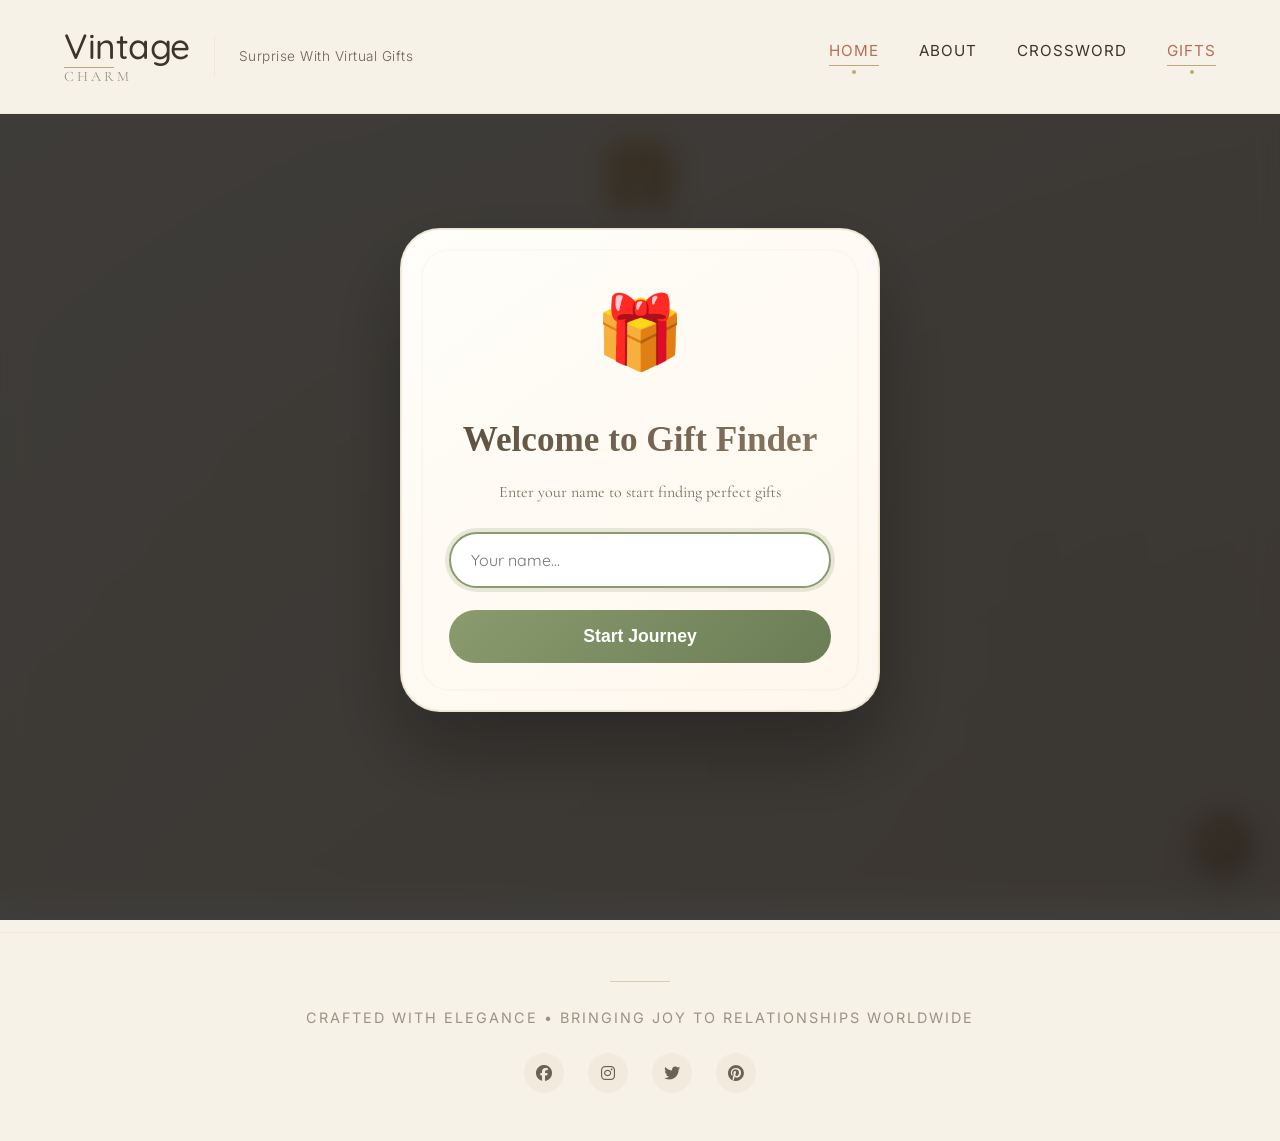
<file: gifts.html>
<!doctype html>
<html lang="en">
  <head>
    <meta charset="UTF-8" />
    <meta name="viewport" content="width=device-width, initial-scale=1.0" />
    <title>Vintage Charm</title>
    <link
      rel="stylesheet"
      href="https://cdnjs.cloudflare.com/ajax/libs/font-awesome/6.4.0/css/all.min.css"
    />
    <link rel="preconnect" href="https://fonts.googleapis.com" />
    <link rel="preconnect" href="https://fonts.gstatic.com" crossorigin />
    <link
      href="https://fonts.googleapis.com/css2?family=Cormorant+Garamond:wght@300;400;500;600&family=Inter:wght@300;400&display=swap"
      rel="stylesheet"
    />
    <link rel="stylesheet" href="css/style.css" />
    <link rel="stylesheet" href="css/gift.css" />

    <style>
      @import url("https://fonts.googleapis.com/css2?family=Quicksand:wght@400;500;600&display=swap");
    </style>
  </head>
  <body>
    <!-- Navigation Bar -->
    <nav class="navbar">
      <div class="nav-container">
        <!-- Logo on Left -->
        <div class="logo-container">
          <div class="logo">
            <span class="logo-main">Vintage</span>
            <span class="logo-sub">Charm</span>
          </div>
          <div class="logo-divider"></div>
          <div class="logo-tagline">Surprise With Virtual Gifts</div>
        </div>

        <!-- Navigation Links on Right -->
        <div class="nav-right">
          <div class="nav-links" id="navLinks">
            <a href="index.html" class="nav-link active">
              <span class="nav-text">Home</span>
              <span class="nav-dot"></span>
            </a>
            <a href="about.html" class="nav-link">
              <span class="nav-text">About</span>
              <span class="nav-dot"></span>
            </a>
            <a href="game.html" class="nav-link">
              <span class="nav-text">Crossword</span>
              <span class="nav-dot"></span>
            </a>
            <a href="gifts.html" class="nav-link">
              <span class="nav-text">Gifts</span>
              <span class="nav-dot"></span>
            </a>
          </div>

          <!-- Mobile Menu Toggle -->
          <button class="menu-toggle" id="menuToggle" aria-label="Toggle menu">
            <span class="menu-line"></span>
            <span class="menu-line"></span>
            <span class="menu-line"></span>
          </button>
        </div>
      </div>
    </nav>

    <!-- Main Recommender Container -->
    <main class="recommender-container">
      <!-- Player Modal -->
      <div id="playerModal" class="player-modal">
        <div class="modal-content">
          <div class="modal-decoration"></div>
          <div class="modal-icon">🎁</div>
          <h2>Welcome to Gift Finder</h2>
          <p>Enter your name to start finding perfect gifts</p>
          <input
            type="text"
            id="playerNameInput"
            placeholder="Your name..."
            maxlength="20"
          />
          <div class="saved-players" id="savedPlayers" style="display: none">
            <div class="saved-title">Recent Players</div>
            <div class="saved-list" id="savedList"></div>
          </div>
          <button id="startGameBtn" class="start-btn">Start Journey</button>
        </div>
      </div>

      <!-- Header Section -->
      <div class="recommender-header">
        <div class="header-icon">
          <i class="fas fa-gift"></i>
          <i class="fas fa-heart heart-icon"></i>
        </div>
        <h1>Find the Perfect Gift</h1>
        <p>
          Select preferences and discover thoughtful gift ideas for your family,
          friends and partners.
        </p>
      </div>
      <!-- Game Interface -->
      <div id="gameInterface" class="game-interface" style="display: none">
        <!-- Player Info Card - Redesigned Structure -->
        <div class="player-info-card">
          <!-- Left Section - Avatar & Name -->
          <div class="player-info-left">
            <div class="player-avatar-wrapper">
              <div class="player-avatar-ring"></div>
              <div class="player-avatar">
                <i class="fas fa-user-astronaut"></i>
              </div>
              <div class="player-badge">
                <i class="fas fa-star"></i> Explorer
              </div>
            </div>
            <div class="player-info-text">
              <h3 id="displayPlayerName">Player</h3>
              <div class="player-title">
                <i class="fas fa-gift"></i>
                <span>Gift Hunter</span>
              </div>
            </div>
          </div>

          <!-- Center Section - Stats -->
          <div class="player-info-center">
            <div class="stat-modern">
              <div class="stat-icon-wrapper">
                <i class="fas fa-gift"></i>
              </div>
              <div class="stat-content">
                <span class="stat-label-modern">Gifts Found</span>
                <span class="stat-value-modern" id="giftsFound">0</span>
                <div class="stat-trend">
                  <i class="fas fa-arrow-up"></i>
                  <span>+12 this week</span>
                </div>
              </div>
            </div>

            <div class="stat-divider"></div>

            <div class="stat-modern">
              <div class="stat-icon-wrapper">
                <i class="fas fa-search"></i>
              </div>
              <div class="stat-content">
                <span class="stat-label-modern">Total Searches</span>
                <span class="stat-value-modern" id="searchesCount">0</span>
                <div class="stat-trend">
                  <i class="fas fa-chart-line"></i>
                  <span>Active</span>
                </div>
              </div>
            </div>
          </div>

          <!-- Right Section - Action Button -->
          <div class="player-info-right">
            <button id="changePlayerBtn" class="change-player-btn">
              <i class="fas fa-exchange-alt"></i>
              <span>Switch Player</span>
            </button>
          </div>
        </div>
        <!-- Search Criteria Section -->
        <div class="criteria-section">
          <div class="criteria-grid">
            <!-- Age Category -->
            <div class="criteria-card">
              <div class="card-icon">
                <i class="fas fa-birthday-cake"></i>
              </div>
              <h3>Age</h3>
              <select id="ageSelect" class="criteria-select">
                <option value="25-30">25 - 30 years</option>
                <option value="31-35">31 - 35 years</option>
                <option value="36-40">36 - 40 years</option>
                <option value="41-45">41 - 45 years</option>
                <option value="46-50">46 - 50 years</option>
                <option value="51-55">51 - 55 years</option>
                <option value="56-60">56 - 60 years</option>
              </select>
            </div>

            <!-- Personality Category -->
            <div class="criteria-card">
              <div class="card-icon">
                <i class="fas fa-smile"></i>
              </div>
              <h3>Personality</h3>
              <select id="personalitySelect" class="criteria-select">
                <option value="Sporty / Fit">🏃 Sporty / Fit</option>
                <option value="Nature Lover">🌿 Nature Lover</option>
                <option value="Fashionable">👗 Fashionable</option>
                <option value="Indoor Type">🏠 Indoor Type</option>
                <option value="Outdoor Type">⛰️ Outdoor Type</option>
              </select>
            </div>

            <!-- Gender Category -->
            <div class="criteria-card">
              <div class="card-icon">
                <i class="fas fa-venus-mars"></i>
              </div>
              <h3>Gender</h3>
              <select id="genderSelect" class="criteria-select">
                <option value="Male">Male</option>
                <option value="Female">Female</option>
                <option value="Either" selected>Either</option>
              </select>
            </div>
          </div>

          <!-- Search Button -->
          <div class="search-section">
            <button id="searchBtn" class="search-btn">
              <i class="fas fa-search"></i>
              <span>Generate 3 Perfect Gifts</span>
              <i class="fas fa-magic magic-icon"></i>
            </button>
          </div>
        </div>

        <!-- Recommendations Section -->
        <div
          id="recommendationsSection"
          class="recommendations-section"
          style="display: none"
        >
          <div class="section-title">
            <i class="fas fa-star"></i>
            <h2>Recommended for You</h2>
            <i class="fas fa-star"></i>
          </div>
          <div id="recommendationsGrid" class="recommendations-grid"></div>
        </div>

        <!-- Loading Animation -->
        <div
          id="loadingAnimation"
          class="loading-animation"
          style="display: none"
        >
          <div class="gift-loader">
            <div class="gift-box-loader"></div>
            <div class="sparkles"></div>
          </div>
          <p>Finding the perfect gifts...</p>
        </div>
      </div>
    </main>

    <!-- Sound Toggle -->
    <button id="soundToggle" class="sound-toggle">
      <i class="fas fa-volume-up"></i>
    </button>

    <!-- Vintage Footer -->
    <footer class="vintage-footer">
      <div class="footer-content">
        <div class="footer-line"></div>
        <p class="footer-text">
          Crafted with elegance • Bringing joy to relationships worldwide
        </p>
        <div class="social-icons">
          <a href="https://www.facebook.com" class="social-icon"
            ><i class="fab fa-facebook"></i
          ></a>
          <a href="https://www.instagram.com" class="social-icon"
            ><i class="fab fa-instagram"></i
          ></a>
          <a href="https://twitter.com" class="social-icon"
            ><i class="fab fa-twitter"></i
          ></a>
          <a href="https://pinterest.com" class="social-icon"
            ><i class="fab fa-pinterest"></i
          ></a>
        </div>
      </div>
    </footer>

    <script src="js/script.js"></script>
    <script src="js/gifts.js"></script>
  </body>
</html>
</file>
<file: css/style.css>
/* ===== CSS Variables - Vintage Color Palette ===== */
:root {
    /* Primary Vintage Colors */
    --vintage-cream: #F7F2E8;
    --antique-beige: #E8DFD3;
    --soft-oatmeal: #D9CEBE;
    --warm-sand: #C9BAA5;
    
    /* Accent Colors */
    --accent-gold: #C2A578;
    --rust-accent: #B76E57;
    --sage-green: #8A9B6E;
    
    /* Neon Glow Colors */
    --neon-gold: #FFE8A3;
    --neon-glow: rgba(255, 232, 163, 0.8);
    --neon-shadow: rgba(194, 165, 120, 0.4);
    
    /* Text Colors */
    --text-dark: #3C352D;
    --text-medium: #6B6256;
    --text-light: #9C9284;
    
    /* Decorative Colors */
    --border-soft: rgba(194, 165, 120, 0.15);
    --shadow-subtle: rgba(60, 53, 45, 0.05);
    
    /* Font Families */
    --font-heading: 'Quicksand', -apple-system, BlinkMacSystemFont, sans-serif;
    --font-body: 'Cormorant Garamond', Georgia, serif;
    --font-ui: 'Inter', -apple-system, BlinkMacSystemFont, sans-serif;
}

/* ===== Base Reset & Typography ===== */
* {
    margin: 0;
    padding: 0;
    box-sizing: border-box;
}

body {
    font-family: var(--font-body);
    background-color: var(--vintage-cream);
    color: var(--text-dark);
    line-height: 1.6;
    overflow-x: hidden;
     width: 100%;
    position: relative;
}


/* Navbar - Absolutely stable */
.navbar {
    position: fixed;
    top: 0;
    left: 0;
    right: 0;
    width: 100%;
    box-sizing: border-box;
    z-index: 1001;
    background-color: var(--vintage-cream);
    padding: 1.8rem 5%;
    border-bottom: 1px solid var(--border-soft);
}

/* Nav container - Stable width */
.nav-container {
    max-width: 1400px;
    margin: 0 auto;
    display: flex;
    justify-content: space-between;
    align-items: center;
    width: 100%;
}

/* Logo container - Never moves */
.logo-container {
    display: flex;
    align-items: center;
    gap: 1.5rem;
    flex-shrink: 0; /* Prevent shrinking */
}

/* Right side nav - Never moves */
.nav-right {
    display: flex;
    align-items: center;
    flex-shrink: 0; /* Prevent shrinking */
}

/* Menu toggle button - Fixed position relative to nav-right */
.menu-toggle {
    display: none;
    flex-direction: column;
    justify-content: space-between;
    width: 30px;
    height: 21px;
    background: none;
    border: none;
    cursor: pointer;
    padding: 0;
    margin-left: 1rem; /* Consistent margin */
    flex-shrink: 0; /* Never shrink */
}

/* Mobile styles */
@media (max-width: 768px) {
    .navbar {
        padding: 1.5rem 4%;
    }
    
    .menu-toggle {
        display: flex;
    }
    
    .nav-links {
        position: fixed;
        top: 0;
        right: -100%;
        width: 280px;
        height: 100vh;
        background-color: var(--vintage-cream);
        flex-direction: column;
        justify-content: center;
        gap: 2.5rem;
        padding: 2rem;
        transition: right 0.4s ease;
        box-shadow: -5px 0 20px var(--shadow-subtle);
        z-index: 1002;
    }
    
    .nav-links.active {
        right: 0;
    }
    
    /* Logo adjustments - but NO shifting */
    .logo-main {
        font-size: 1.8rem;
    }
    
    .logo-container {
        gap: 1rem;
    }
    
    .logo-tagline {
        display: none;
    }
}

@media (max-width: 480px) {
    .logo-divider {
        display: none;
    }
    
    .logo-main {
        font-size: 1.6rem;
    }
    
    .nav-links {
        width: 260px;
    }
}

@media (max-width: 375px) {
    .nav-links {
        width: 240px;
        padding: 1.5rem;
    }
    
    .logo-main {
        font-size: 1.4rem;
    }
}




/* ===== Logo Styles ===== */


.logo {
    display: flex;
    flex-direction: column;
    line-height: 1;
}

.logo-main {
    font-family: var(--font-heading);
    font-size: 2.2rem;
    font-weight: 500;
    letter-spacing: -0.5px;
    color: var(--text-dark);
    position: relative;
    padding-bottom: 4px;
}

.logo-main::after {
    content: '';
    position: absolute;
    bottom: 0;
    left: 0;
    width: 40%;
    height: 1px;
    background-color: var(--accent-gold);
    transition: width 0.3s ease;
}

.logo:hover .logo-main::after {
    width: 100%;
}

.logo-sub {
    font-family: var(--font-body);
    font-size: 0.9rem;
    font-weight: 400;
    letter-spacing: 3px;
    color: var(--text-light);
    margin-top: 2px;
    text-transform: uppercase;
}

.logo-divider {
    width: 1px;
    height: 40px;
    background-color: var(--border-soft);
}

.logo-tagline {
    font-family: var(--font-ui);
    font-size: 0.85rem;
    color: var(--text-medium);
    font-weight: 300;
    letter-spacing: 0.5px;
    max-width: 180px;
}




.nav-links {
    display: flex;
    gap: 2.5rem;
    align-items: center;
}

.nav-link {
    display: flex;
    flex-direction: column;
    align-items: center;
    text-decoration: none;
    position: relative;
    padding: 0.5rem 0;
    transition: all 0.3s ease;
}

.nav-text {
    font-family: var(--font-ui);
    font-size: 0.95rem;
    color: var(--text-dark);
    letter-spacing: 1px;
    font-weight: 400;
    text-transform: uppercase;
    transition: color 0.3s ease;
}

.nav-dot {
    width: 4px;
    height: 4px;
    background-color: transparent;
    border-radius: 50%;
    margin-top: 6px;
    transition: all 0.3s ease;
}

/* ===== Navigation Hover & Active States ===== */
.nav-link:hover .nav-text {
    color: var(--rust-accent);
}

.nav-link:hover .nav-dot {
    background-color: var(--accent-gold);
    transform: scale(1.2);
}

.nav-link.active .nav-text {
    color: var(--rust-accent);
    position: relative;
}

.nav-link.active .nav-text::after {
    content: '';
    position: absolute;
    bottom: -2px;
    left: 0;
    width: 100%;
    height: 1px;
    background-color: var(--accent-gold);
}

.nav-link.active .nav-dot {
    background-color: var(--accent-gold);
}

/* ===== Mobile Menu Toggle ===== */
.menu-toggle {
    display: none;
    flex-direction: column;
    justify-content: space-between;
    width: 30px;
    height: 21px;
    background: none;
    border: none;
    cursor: pointer;
    padding: 0;
    z-index: 1003;
}

.menu-line {
    width: 100%;
    height: 1px;
    background-color: var(--text-dark);
    transition: all 0.3s ease;
    transform-origin: left center;
}

.menu-toggle:hover .menu-line {
    background-color: var(--accent-gold);
}

/* Menu Toggle Active State */
.menu-toggle.active .menu-line:nth-child(1) {
    transform: rotate(45deg) translate(2px, 1px);
}

.menu-toggle.active .menu-line:nth-child(2) {
    opacity: 0;
}

.menu-toggle.active .menu-line:nth-child(3) {
    transform: rotate(-45deg) translate(2px, -1px);
}

/* ===== Responsive Design ===== */
@media (max-width: 768px) {
    .navbar {
        padding: 1.5rem 5%;
    }
    
    .nav-container {
        flex-wrap: wrap;
    }
    
    .menu-toggle {
        display: flex;
    }
    
    .nav-links {
        position: fixed;
        top: 0;
        right: -100%;
        width: 280px;
        height: 100vh;
        background-color: var(--vintage-cream);
        flex-direction: column;
        justify-content: center;
        gap: 2.5rem;
        padding: 2rem;
        transition: right 0.4s ease;
        box-shadow: -5px 0 20px var(--shadow-subtle);
        z-index: 1002;
    }
    
    .nav-links.active {
        right: 0;
    }
    
    .logo-main {
        font-size: 1.8rem;
    }
    
    .logo-tagline {
        display: none;
    }
}

@media (max-width: 480px) {
    .logo-divider {
        display: none;
    }
}

/* ===== Main Content ===== */
.main-content {
    margin-top: 120px;
    padding: 0 5%;
    min-height: 100vh;
}

/* ===== Hero Section ===== */
.hero-section {
    min-height: calc(100vh - 200px);
    display: flex;
    align-items: center;
    justify-content: center;
}

.hero-container {
    max-width: 1400px;
    width: 100%;
    display: grid;
    grid-template-columns: 1fr 1fr;
    gap: 4rem;
    align-items: center;
    padding: 2rem 0;
}

/* Hero Content Left Side */
.hero-content {
    position: relative;
    padding-right: 2rem;
}

.vintage-ornament {
    position: absolute;
    opacity: 0.4;
    z-index: 1;
}

.vintage-ornament.top-left {
    top: -20px;
    left: -20px;
}

.vintage-ornament.bottom-left {
    bottom: -20px;
    left: -20px;
}

/* Neon Text Animation */
.hero-title {
    font-family: var(--font-heading);
    font-size: 3.8rem;
    font-weight: 400;
    line-height: 1.2;
    margin-bottom: 2.5rem;
    color: var(--text-dark);
    position: relative;
}

.hero-line {
    display: block;
}

.hero-line:first-child {
    color: var(--text-medium);
    font-weight: 300;
    font-size: 2.8rem;
    margin-bottom: 0.5rem;
}

.neon-text {
    color: var(--text-dark);
    font-weight: 600;
    position: relative;
    display: inline-block;
    padding: 0 10px;
    animation: neonPulse 3s infinite alternate;
    text-shadow: 
        0 0 5px var(--neon-glow),
        0 0 10px var(--neon-glow),
        0 0 15px var(--neon-glow),
        0 0 20px var(--neon-shadow);
}

@keyframes neonPulse {
    0%, 100% {
        text-shadow: 
            0 0 5px var(--neon-glow),
            0 0 10px var(--neon-glow),
            0 0 15px var(--neon-glow),
            0 0 20px var(--neon-shadow);
    }
    50% {
        text-shadow: 
            0 0 10px var(--neon-glow),
            0 0 20px var(--neon-glow),
            0 0 30px var(--neon-glow),
            0 0 40px var(--neon-shadow);
    }
}

/* Neon Description */
.neon-description-container {
    position: relative;
    margin-bottom: 3rem;
}

.hero-description {
    font-family: var(--font-body);
    font-size: 1.4rem;
    line-height: 1.8;
    color: var(--text-medium);
    font-weight: 300;
    position: relative;
    z-index: 2;
    padding: 2rem;
    background: rgba(247, 242, 232, 0.7);
    border-radius: 10px;
    border-left: 3px solid var(--accent-gold);
}

.neon-glow {
    animation: textGlow 4s ease-in-out infinite alternate;
}

@keyframes textGlow {
    0% {
        box-shadow: 
            0 0 20px rgba(194, 165, 120, 0.1),
            inset 0 0 20px rgba(194, 165, 120, 0.05);
    }
    100% {
        box-shadow: 
            0 0 30px rgba(194, 165, 120, 0.2),
            inset 0 0 30px rgba(194, 165, 120, 0.1);
    }
}

.neon-glow-effect {
    position: absolute;
    top: 0;
    left: 0;
    right: 0;
    bottom: 0;
    background: linear-gradient(45deg, 
        transparent 0%, 
        var(--neon-glow) 50%, 
        transparent 100%);
    opacity: 0.3;
    border-radius: 10px;
    animation: neonEffect 6s ease-in-out infinite;
    z-index: 1;
}

@keyframes neonEffect {
    0%, 100% {
        opacity: 0.1;
        transform: translateX(-100%);
    }
    50% {
        opacity: 0.3;
    }
    100% {
        transform: translateX(100%);
    }
}

/* Hero Buttons */
.hero-buttons {
    display: flex;
    gap: 1.5rem;
    margin-top: 2rem;
}

.cta-button {
    padding: 1.2rem 2.5rem;
    border: none;
    border-radius: 50px;
    font-family: var(--font-ui);
    font-size: 1rem;
    font-weight: 500;
    letter-spacing: 1px;
    cursor: pointer;
    display: flex;
    align-items: center;
    gap: 10px;
    transition: all 0.3s ease;
    position: relative;
    overflow: hidden;
}

.vintage-button {
    background: linear-gradient(135deg, var(--accent-gold), var(--rust-accent));
    color: white;
    box-shadow: 0 4px 15px rgba(183, 110, 87, 0.2);
}

.vintage-button:hover {
    transform: translateY(-3px);
    box-shadow: 0 8px 25px rgba(183, 110, 87, 0.3);
}

.secondary-button {
    background: transparent;
    color: var(--text-dark);
    border: 2px solid var(--border-soft);
}

.secondary-button:hover {
    border-color: var(--accent-gold);
    color: var(--rust-accent);
    transform: translateY(-3px);
}

/* Hero Image Right Side */
.hero-image-container {
    position: relative;
}

.image-frame {
    position: relative;
    width: 100%;
    height: 500px;
    border-radius: 20px;
    overflow: hidden;
    box-shadow: 
        0 25px 50px rgba(60, 53, 45, 0.1),
        inset 0 0 0 1px rgba(255, 255, 255, 0.5);
    background: var(--antique-beige);
}

.main-hero-image {
    width: 100%;
    height: 100%;
    object-fit: cover;
    transition: transform 0.8s ease;
}

.image-frame:hover .main-hero-image {
    transform: scale(1.05);
}

/* Image Overlay Elements */
.image-overlay {
    position: absolute;
    top: 0;
    left: 0;
    right: 0;
    bottom: 0;
    pointer-events: none;
}

.polaroid {
    position: absolute;
    width: 140px;
    height: 180px;
    background: white;
    padding: 15px 15px 30px;
    border-radius: 2px;
    box-shadow: 0 10px 30px rgba(0, 0, 0, 0.15);
    transform: rotate(var(--rotation));
    transition: transform 0.5s ease;
}

.polaroid:hover {
    transform: rotate(0deg) scale(1.05);
    z-index: 10;
}

.polaroid-1 {
    --rotation: -5deg;
    bottom: 40px;
    left: -30px;
}

.polaroid-2 {
    --rotation: 8deg;
    top: 40px;
    right: -30px;
}

.polaroid-image {
    width: 100%;
    height: 110px;
    background-size: cover;
    background-position: center;
    margin-bottom: 10px;
    border-radius: 1px;
}

.polaroid-label {
    font-family: var(--font-ui);
    font-size: 0.9rem;
    color: var(--text-dark);
    text-align: center;
    font-weight: 500;
}

/* Floating Elements */
.floating-element {
    position: absolute;
    width: 50px;
    height: 50px;
    background: rgba(255, 255, 255, 0.9);
    border-radius: 50%;
    display: flex;
    align-items: center;
    justify-content: center;
    font-size: 1.5rem;
    color: var(--accent-gold);
    box-shadow: 0 5px 15px rgba(0, 0, 0, 0.1);
    animation: float 6s ease-in-out infinite;
    z-index: 5;
}

.envelope {
    top: 20px;
    left: 20px;
    animation-delay: 0s;
}

.heart {
    bottom: 20px;
    right: 20px;
    animation-delay: 2s;
    color: var(--rust-accent);
}

@keyframes float {
    0%, 100% {
        transform: translateY(0) rotate(0deg);
    }
    50% {
        transform: translateY(-20px) rotate(10deg);
    }
}

/* Image Caption */
.image-caption {
    margin-top: 2rem;
    text-align: center;
}

.caption-line {
    width: 100px;
    height: 1px;
    background-color: var(--accent-gold);
    margin: 0 auto 1rem;
    opacity: 0.5;
}

.image-caption p {
    font-family: var(--font-body);
    font-size: 1.1rem;
    color: var(--text-medium);
    font-style: italic;
}

/* ===== Vintage Footer ===== */
.vintage-footer {
    padding: 3rem 5%;
    border-top: 1px solid var(--border-soft);
    margin-top: 2rem;
}

.footer-content {
    max-width: 1400px;
    margin: 0 auto;
    text-align: center;
}

.footer-line {
    width: 60px;
    height: 1px;
    background-color: var(--accent-gold);
    margin: 0 auto 1.5rem;
    opacity: 0.5;
}

.footer-text {
    font-family: var(--font-ui);
    font-size: 0.9rem;
    color: var(--text-light);
    letter-spacing: 2px;
    text-transform: uppercase;
}


/* Social Icons in Footer */
.social-icons {
    display: flex;
    justify-content: center;
    gap: 1.5rem;
    margin-top: 1.5rem;
}

.social-icon {
    width: 40px;
    height: 40px;
    background: rgba(194, 165, 120, 0.1);
    border-radius: 50%;
    display: flex;
    align-items: center;
    justify-content: center;
    color: var(--text-medium);
    text-decoration: none;
    transition: all 0.3s ease;
}

.social-icon:hover {
    background: var(--accent-gold);
    color: white;
    transform: translateY(-3px);
}

/* ===== Responsive Design ===== */
@media (max-width: 1200px) {
    .hero-container {
        gap: 3rem;
    }
    
    .hero-title {
        font-size: 3.2rem;
    }
    
    .hero-line:first-child {
        font-size: 2.4rem;
    }
}

@media (max-width: 992px) {
    .hero-container {
        grid-template-columns: 1fr;
        gap: 4rem;
        text-align: center;
    }
    
    .hero-content {
        padding-right: 0;
    }
    
    .hero-buttons {
        justify-content: center;
    }
    
    .vintage-ornament.top-left {
        left: 50%;
        transform: translateX(-50%);
        top: -40px;
    }
    
    .vintage-ornament.bottom-left {
        left: 50%;
        transform: translateX(-50%);
        bottom: -40px;
    }
    
    .polaroid-1 {
        left: 20px;
    }
    
    .polaroid-2 {
        right: 20px;
    }
}


/* Tablet (768px - 991px) */
@media (max-width: 991px) {
    .hero-container {
        grid-template-columns: 1fr;
        gap: 2.5rem;
        text-align: center;
    }
    
    .hero-content {
        padding-right: 0;
    }
    
    .hero-buttons {
        justify-content: center;
    }
    
    .vintage-ornament.top-left {
        left: 50%;
        transform: translateX(-50%);
        top: -30px;
    }
    
    .vintage-ornament.bottom-left {
        left: 50%;
        transform: translateX(-50%);
        bottom: -30px;
    }
    
    .hero-description {
        text-align: left;
    }
    
    .polaroid-1 {
        left: 10px;
        bottom: 20px;
    }
    
    .polaroid-2 {
        right: 10px;
        top: 20px;
    }
}

/* Mobile Large (426px - 767px) */
@media (max-width: 767px) {
    .main-content {
        margin-top: 70px;
    }
    
    .hero-section {
        min-height: auto;
        padding: 1rem 0;
    }
    
    .hero-container {
        gap: 1.8rem;
    }
    
    .hero-title {
        margin-bottom: 1rem;
    }
    
    .hero-line:first-child {
        font-size: 1.8rem;
    }
    
    .hero-description {
        padding: 1rem;
        font-size: 1rem;
    }
    
    .hero-buttons {
        flex-direction: column;
        align-items: stretch;
        gap: 0.8rem;
    }
    
    .cta-button {
        justify-content: center;
        white-space: normal;
        text-align: center;
    }
    
    .image-frame {
        height: 350px;
    }
    
    .polaroid {
        width: 90px;
        height: 120px;
    }
    
    .polaroid-image {
        height: 60px;
    }
    
    .polaroid-label {
        font-size: 0.65rem;
    }
    
    .floating-element {
        width: 30px;
        height: 30px;
        font-size: 0.9rem;
    }
}

/* Mobile Medium (376px - 425px) */
@media (max-width: 425px) {
    .main-content {
        margin-top: 60px;
    }
    
    .hero-container {
        gap: 1.2rem;
    }
    
    .hero-title {
        font-size: 1.8rem;
    }
    
    .hero-line:first-child {
        font-size: 1.5rem;
    }
    
    .neon-text {
        display: inline-block;
        white-space: normal;
    }
    
    .hero-description {
        font-size: 0.9rem;
        line-height: 1.5;
    }
    
    .image-frame {
        height: 280px;
    }
    
    .polaroid {
        width: 75px;
        height: 100px;
        padding: 8px 8px 15px;
    }
    
    .polaroid-image {
        height: 50px;
    }
    
    .polaroid-label {
        font-size: 0.55rem;
    }
    
    .floating-element {
        width: 25px;
        height: 25px;
        font-size: 0.75rem;
    }
    
    .image-caption p {
        font-size: 0.8rem;
    }
}

/* Mobile Small (320px - 375px) */
@media (max-width: 375px) {
    .main-content {
        margin-top: 55px;
    }
    
    .hero-title {
        font-size: 1.5rem;
    }
    
    .hero-line:first-child {
        font-size: 1.3rem;
    }
    
    .hero-description {
        font-size: 0.85rem;
        padding: 0.8rem;
    }
    
    .cta-button {
        padding: 0.7rem 1.2rem;
        font-size: 0.8rem;
    }
    
    .image-frame {
        height: 250px;
    }
    
    .polaroid {
        width: 65px;
        height: 85px;
        padding: 5px 5px 12px;
    }
    
    .polaroid-image {
        height: 42px;
    }
    
    .polaroid-label {
        font-size: 0.5rem;
    }
    
    .floating-element {
        width: 22px;
        height: 22px;
        font-size: 0.65rem;
    }
    
    .envelope, .heart {
        top: 5px;
        left: 5px;
        bottom: 5px;
        right: 5px;
    }
}

/* Landscape Mode for Mobile */
@media (max-height: 500px) and (orientation: landscape) {
    .main-content {
        margin-top: 65px;
    }
    
    .hero-section {
        min-height: auto;
        padding: 0.5rem 0;
    }
    
    .hero-container {
        gap: 1rem;
    }
    
    .hero-title {
        margin-bottom: 0.5rem;
    }
    
    .hero-description {
        margin-bottom: 0.8rem;
        padding: 0.8rem;
        font-size: 0.9rem;
    }
    
    .hero-buttons {
        margin-top: 0.5rem;
        flex-direction: row;
    }
    
    .image-frame {
        height: 220px;
    }
    
    .polaroid {
        width: 70px;
        height: 90px;
    }
    
    .polaroid-image {
        height: 45px;
    }
}


/* ---------- Hero Section ---------- */
.crossword-hero {
    position: relative;
    padding: 3rem 2rem;
    margin-top: 4rem;
    overflow: hidden;
}

.hero-pattern {
    position: absolute;
    top: 0;
    left: 0;
    right: 0;
    bottom: 0;
    background: 
        repeating-linear-gradient(45deg, 
            rgba(194, 165, 120, 0.03) 0px, 
            rgba(194, 165, 120, 0.03) 2px,
            transparent 2px, 
            transparent 10px);
    pointer-events: none;
}

.hero-content {
    position: relative;
    max-width: 800px;
    margin: 0 auto;
    text-align: center;
    animation: fadeInUp 1s ease;
}

@keyframes fadeInUp {
    from {
        opacity: 0;
        transform: translateY(20px);
    }
    to {
        opacity: 1;
        transform: translateY(0);
    }
}

.hero-title {
    font-family: var(--font-serif);
    font-size: 4rem;
    font-weight: 500;
    margin-bottom: 1.5rem;
    display: flex;
    justify-content: center;
    gap: 0.8rem;
    flex-wrap: wrap;
}

.title-word {
    color: var(--deep-umber);
    position: relative;
}

.title-word.accent {
    color: var(--aged-gold);
    font-weight: 700;
    text-shadow: 2px 2px 0 rgba(194, 165, 120, 0.1);
}

.title-decoration {
    display: flex;
    align-items: center;
    justify-content: center;
    gap: 1rem;
    margin: 1.5rem 0;
}

.title-decoration .line {
    width: 80px;
    height: 2px;
    background: linear-gradient(90deg, transparent, var(--aged-gold), transparent);
}

.title-decoration i {
    color: var(--vintage-rose);
    font-size: 1.2rem;
    animation: heartbeat 2s ease infinite;
}

@keyframes heartbeat {
    0%, 100% { transform: scale(1); }
    50% { transform: scale(1.1); }
}

.hero-subtitle {
    font-size: 1.2rem;
    color: var(--rustic-brown);
    font-weight: 300;
    letter-spacing: 1px;
}

/* ---------- Responsive Design ---------- */
@media (max-width: 1100px) {
    .game-layout {
        grid-template-columns: 1fr;
    }
    
    .hero-title {
        font-size: 3rem;
    }
}

@media (max-width: 768px) {
    
/* ===== Responsive Design ===== */
   
    .hero-title {
        font-size: 2.2rem;
        flex-direction: column;
        gap: 0.3rem;
    }
    
    .title-decoration .line {
        width: 40px;
    }
    
    .game-header {
        flex-direction: column;
        align-items: stretch;
    }
    
    .stats-container {
        justify-content: center;
    }
    
    .control-panel {
        flex-direction: column;
    }
    
    .vintage-btn {
        width: 100%;
        justify-content: center;
    }
    
    .crossword-grid {
        grid-template-columns: repeat(12, 1fr);
    }
    
    .grid-cell {
        font-size: 1rem;
    }
 
}
   
@media (max-width: 480px) {
    .grid-wrapper {
        padding: 1rem;
    }
    
    .grid-cell {
        font-size: 0.9rem;
    }
    
    .stat-card {
        width: 100%;
    }
    
    .clue-item {
        padding: 0.6rem;
    }
}


/* Responsive grid cell sizes */
@media (min-width: 1200px) {
    .crossword-grid {
        grid-template-columns: repeat(12, 42px);
    }
}

@media (max-width: 1199px) and (min-width: 992px) {
    .crossword-grid {
        grid-template-columns: repeat(12, 38px);
    }
}

@media (max-width: 991px) and (min-width: 768px) {
    .crossword-grid {
        grid-template-columns: repeat(12, 35px);
    }
}

@media (max-width: 767px) and (min-width: 576px) {
    .crossword-grid {
        grid-template-columns: repeat(12, 32px);
    }
}

@media (max-width: 575px) and (min-width: 426px) {
    .crossword-grid {
        grid-template-columns: repeat(12, 30px);
    }
}

@media (max-width: 425px) and (min-width: 376px) {
    .crossword-grid {
        grid-template-columns: repeat(12, 28px);
    }
}

@media (max-width: 375px) {
    .crossword-grid {
        grid-template-columns: repeat(12, 26px);
        gap: 1px;
    }
}

@media (max-width: 340px) {
    .crossword-grid {
        grid-template-columns: repeat(12, 24px);
        gap: 1px;
    }
}


/* ---------- Main Game Section ---------- */
.crossword-main {
    padding: 2rem 2rem 4rem;
    max-width: 1400px;
    margin: 0 auto;
}

.container {
    max-width: 1300px;
    margin: 0 auto;
}

/* ---------- Game Header & Stats ---------- */
.game-header {
    margin-bottom: 3rem;
    display: flex;
    justify-content: space-between;
    align-items: center;
    flex-wrap: wrap;
    gap: 2rem;
}

.stats-container {
    display: flex;
    gap: 1.5rem;
    flex-wrap: wrap;
}

.stat-card {
    background:#e6d6c3;
    padding: 0.8rem 1.5rem;
    border-radius: 50px;
    display: flex;
    align-items: center;
    gap: 1rem;
    box-shadow: var(--shadow-soft);
    border: var(--border-vintage);
    transition: transform 0.3s ease;
}

.stat-card:hover {
    transform: translateY(-3px);
}

.stat-card i {
    font-size: 1.4rem;
    color: var(--aged-gold);
}

.stat-info {
    display: flex;
    flex-direction: column;
}

.stat-label {
    font-size: 0.75rem;
    text-transform: uppercase;
    letter-spacing: 2px;
    color: var(--rustic-brown);
}

.stat-value {
    font-size: 1.5rem;
    font-weight: 600;
    color: var(--deep-umber);
    line-height: 1;
}

.current-clue-card {
    background: linear-gradient(145deg, #cfe1b9, var(--antique-lace));
    padding: 0.8rem 1.8rem;
    border-radius: 50px;
    display: flex;
    align-items: center;
    gap: 1.2rem;
    box-shadow: var(--shadow-soft);
    border-left: 4px solid var(--aged-gold);
}

.current-clue-card i {
    color: var(--aged-gold);
    font-size: 1.2rem;
    opacity: 0.7;
}

.clue-content {
    display: flex;
    flex-direction: column;
}

.clue-direction {
    font-size: 0.7rem;
    text-transform: uppercase;
    letter-spacing: 3px;
    color: var(--aged-gold);
    font-weight: 600;
}

#currentClue {
    font-size: 1rem;
    color: var(--deep-umber);
    font-weight: 500;
    margin: 0;
}

@media (max-width: 991px) {
    .game-header {
        flex-direction: column;
        align-items: stretch;
        gap: 1.2rem;
    }
    
    .stats-container {
        justify-content: center;
        gap: 1rem;
    }
    
    .stat-card {
        flex: 1 1 auto;
        min-width: 120px;
        justify-content: center;
    }
    
    .current-clue-card {
        justify-content: center;
        text-align: center;
        max-width: 100%;
    }
    
    .clue-content {
        align-items: center;
    }
}

/* Mobile Large (426px - 767px) */
@media (max-width: 767px) {
    .crossword-main {
        padding: 1rem 0.8rem 2rem;
    }
    
    .stats-container {
        flex-wrap: wrap;
        justify-content: space-between;
        gap: 0.8rem;
    }
    
    .stat-card {
        flex: 1 1 calc(50% - 0.8rem);
        min-width: 130px;
        padding: 0.6rem 1rem;
    }
    
    .stat-card i {
        font-size: 1.1rem;
    }
    
    .stat-value {
        font-size: 1.2rem;
    }
    
    .stat-label {
        font-size: 0.65rem;
    }
    
    .current-clue-card {
        padding: 0.6rem 1.2rem;
        gap: 0.8rem;
    }
    
    #currentClue {
        font-size: 0.9rem;
        text-align: center;
    }
}

/* Mobile Medium (376px - 425px) */
@media (max-width: 425px) {
    .crossword-main {
        padding: 0.8rem 0.6rem 1.5rem;
    }
    
    .stats-container {
        gap: 0.6rem;
    }
    
    .stat-card {
        flex: 1 1 100%;
        min-width: auto;
        padding: 0.5rem 0.8rem;
        gap: 0.6rem;
    }
    
    .stat-card i {
        font-size: 1rem;
    }
    
    .stat-value {
        font-size: 1.1rem;
    }
    
    .stat-label {
        font-size: 0.6rem;
        letter-spacing: 1px;
    }
    
    .current-clue-card {
        padding: 0.5rem 1rem;
        gap: 0.6rem;
    }
    
    .current-clue-card i {
        font-size: 0.9rem;
    }
    
    .clue-direction {
        font-size: 0.5rem;
        letter-spacing: 2px;
    }
    
    #currentClue {
        font-size: 0.8rem;
    }
}

/* Mobile Small (320px - 375px) */
@media (max-width: 375px) {
    .crossword-main {
        padding: 0.6rem 0.5rem 1.2rem;
    }
    
    .stats-container {
        gap: 0.5rem;
    }
    
    .stat-card {
        padding: 0.4rem 0.6rem;
        gap: 0.5rem;
    }
    
    .stat-card i {
        font-size: 0.9rem;
    }
    
    .stat-value {
        font-size: 1rem;
    }
    
    .stat-label {
        font-size: 0.55rem;
    }
    
    .current-clue-card {
        padding: 0.4rem 0.8rem;
        gap: 0.5rem;
        border-left-width: 3px;
    }
    
    .current-clue-card i {
        font-size: 0.8rem;
    }
    
    .clue-direction {
        font-size: 0.45rem;
        letter-spacing: 1px;
    }
    
    #currentClue {
        font-size: 0.7rem;
    }
}

/* Landscape Mode for Mobile */
@media (max-height: 500px) and (orientation: landscape) {
    .crossword-main {
        padding: 0.5rem 1rem 1rem;
    }
    
    .game-header {
        margin-bottom: 1rem;
        gap: 0.8rem;
    }
    
    .stats-container {
        gap: 0.8rem;
    }
    
    .stat-card {
        padding: 0.4rem 1rem;
    }
    
    .stat-value {
        font-size: 1rem;
    }
    
    .current-clue-card {
        padding: 0.4rem 1.2rem;
    }
}
/* ---------- Game Layout ---------- */
.game-layout {
    display: grid;
    grid-template-columns: 1fr 380px;
    gap: 2.2rem;
    align-items: start;
}

/* ---------- Grid Section - Sidebar + Grid Side by Side ---------- */
.grid-section {
    display: grid;
    grid-template-columns: auto 1fr;
    gap: 1.5rem;
    align-items: start;
}

/* ========== BEAUTIFUL SIDEBAR BUTTON PANEL ========== */
.game-sidebar {
    background: linear-gradient(165deg, #fffaf2, #f8ede3);
    border-radius: 28px;
    padding: 1.8rem 1.2rem;
    box-shadow: 
        0 12px 28px rgba(94, 75, 58, 0.12),
        0 4px 0 #b3a093,
        inset 0 0 0 1px rgba(255, 255, 255, 0.8);
    border: 1px solid #dcc1b0;
    display: flex;
    flex-direction: column;
    gap: 1.5rem;
    min-width: 220px;
    position: relative;
    backdrop-filter: blur(4px);
}

/* Decorative top border */
.game-sidebar::before {
    content: '';
    position: absolute;
    top: -1px;
    left: 20%;
    width: 60%;
    height: 4px;
    background: linear-gradient(90deg, transparent, #c2a578, #b38b70, #c2a578, transparent);
    border-radius: 4px 4px 0 0;
}

/* Sidebar Header */
.sidebar-header {
    display: flex;
    flex-direction: column;
    align-items: center;
    gap: 0.5rem;
    text-align: center;
}

.sidebar-header i {
    font-size: 2rem;
    color: #c2a578;
    text-shadow: 0 2px 4px rgba(194, 165, 120, 0.2);
    animation: gentlePulse 3s infinite ease;
}

@keyframes gentlePulse {
    0%, 100% { transform: scale(1); opacity: 1; }
    50% { transform: scale(1.05); opacity: 0.9; }
}

.sidebar-header span {
    font-family: 'Cormorant Garamond', serif;
    font-size: 1.6rem;
    font-weight: 600;
    color: #5e4b3a;
    letter-spacing: 2px;
}

.header-line {
    width: 60px;
    height: 2px;
    background: linear-gradient(90deg, transparent, #c2a578, transparent);
    margin-top: 0.2rem;
}

/* Sidebar Buttons Container */
.sidebar-buttons {
    display: flex;
    flex-direction: column;
    gap: 1rem;
}

/* Beautiful Button Styles */
.sidebar-btn {
    background: white;
    border: none;
    border-radius: 16px;
    padding: 1rem 1.2rem;
    display: grid;
    grid-template-columns: auto 1fr;
    grid-template-areas: 
        "icon content"
        "icon desc";
    gap: 0.8rem 1rem;
    align-items: center;
    cursor: pointer;
    transition: all 0.2s cubic-bezier(0.4, 0, 0.2, 1);
    box-shadow: 
        0 4px 0 #b3a093,
        0 6px 12px rgba(94, 75, 58, 0.08);
    border: 1px solid #e2d0be;
    position: relative;
    overflow: hidden;
    width: 100%;
    text-align: left;
}

/* Button Hover Effect */
.sidebar-btn:hover {
    transform: translateY(-2px);
    box-shadow: 
        0 6px 0 #9f8878,
        0 12px 20px rgba(94, 75, 58, 0.12);
}

/* Button Press Effect */
.sidebar-btn:active {
    transform: translateY(4px);
    box-shadow: 
        0 2px 0 #9f8878,
        0 8px 16px rgba(94, 75, 58, 0.1);
}

/* Button Icon */
.sidebar-btn .btn-icon {
    grid-area: icon;
    width: 48px;
    height: 48px;
    background: linear-gradient(145deg, #fffaf2, #f5e8dc);
    border-radius: 14px;
    display: flex;
    align-items: center;
    justify-content: center;
    font-size: 1.5rem;
    color: #5e4b3a;
    border: 1px solid #dcc1b0;
    box-shadow: inset 0 -2px 0 rgba(139, 115, 85, 0.1);
    transition: all 0.2s ease;
}

.sidebar-btn:hover .btn-icon {
    background: linear-gradient(145deg, #fffcf7, #f8ece0);
    transform: scale(1.05);
    border-color: #b38b70;
}

/* Button Content */
.sidebar-btn .btn-content {
    grid-area: content;
    display: flex;
    align-items: center;
    justify-content: space-between;
    width: 100%;
}

.sidebar-btn .btn-title {
    font-family: 'Quicksand', sans-serif;
    font-size: 1.1rem;
    font-weight: 700;
    color: #5e4b3a;
    letter-spacing: 0.5px;
}

.sidebar-btn .btn-badge {
    background: #c2a578;
    color: white;
    padding: 4px 10px;
    border-radius: 30px;
    font-size: 0.8rem;
    font-weight: 700;
    border: 2px solid white;
    box-shadow: 0 2px 4px rgba(0,0,0,0.1);
}

/* Button Description */
.sidebar-btn .btn-desc {
    grid-area: desc;
    font-size: 0.75rem;
    color: #8b7356;
    letter-spacing: 0.5px;
    font-style: italic;
    border-top: 1px dashed #dcc1b0;
    padding-top: 0.5rem;
    margin-left: -0.5rem;
}

/* Individual Button Colors */
.sidebar-btn.hint-btn .btn-icon {
    background: linear-gradient(145deg, #fff6e5, #feecd6);
    color: #c2a578;
}

.sidebar-btn.check-btn .btn-icon {
    background: linear-gradient(145deg, #edf5e6, #e3eed5);
    color: #7a9a5a;
}

.sidebar-btn.reset-btn .btn-icon {
    background: linear-gradient(145deg, #fceaea, #fde0e0);
    color: #b76e57;
}

.sidebar-btn.reveal-btn .btn-icon {
    background: linear-gradient(145deg, #f3ede5, #ece2d7);
    color: #8b7356;
}

/* Shine Effect on Hover */
.sidebar-btn::before {
    content: '';
    position: absolute;
    top: 0;
    left: -100%;
    width: 100%;
    height: 100%;
    background: linear-gradient(
        90deg,
        transparent,
        rgba(255, 255, 255, 0.3),
        transparent
    );
    transition: left 0.5s ease;
}

.sidebar-btn:hover::before {
    left: 100%;
}

/* Sidebar Footer */
.sidebar-footer {
    margin-top: auto;
    padding-top: 1rem;
    border-top: 1px solid rgba(220, 193, 176, 0.4);
}

.footer-ornament {
    display: flex;
    align-items: center;
    justify-content: center;
    gap: 0.8rem;
    color: #c2a578;
    font-size: 0.8rem;
    font-family: 'Cormorant Garamond', serif;
    font-style: italic;
    letter-spacing: 2px;
}

.footer-ornament i {
    font-size: 0.7rem;
    opacity: 0.7;
}

/* ---------- Grid Wrapper - Vintage Picture Frame ---------- */
.grid-wrapper {
    background: #dcc1b0;
    padding: 1.5rem;
    border-radius: 28px 28px 24px 24px;
    box-shadow: 
        0 12px 24px rgba(94, 75, 58, 0.12),
        0 4px 0 #9f8878,
        inset 0 0 0 1px rgba(255, 243, 224, 0.7);
    border: 1px solid #b38b70;
    position: relative;
    display: inline-block;
}

/* Decorative corner accents */
.grid-wrapper::before {
    content: '✦';
    position: absolute;
    top: 8px;
    left: 12px;
    color: #f8e8d0;
    font-size: 1rem;
    opacity: 0.6;
}

.grid-wrapper::after {
    content: '✦';
    position: absolute;
    bottom: 8px;
    right: 12px;
    color: #f8e8d0;
    font-size: 1rem;
    opacity: 0.6;
}

/* ---------- Grid Border - Antique Parchment ---------- */
.grid-border {
    background: #f3e4d4;
    padding: 0.8rem;
    border-radius: 20px 20px 16px 16px;
    box-shadow: 
        inset 0 0 12px rgba(139, 115, 85, 0.08),
        inset 0 0 0 1px rgba(255, 255, 255, 0.9);
    border: 1px solid #d2bcac;
}

/* ---------- Crossword Grid - 12x12 Smaller Cells ---------- */
.crossword-grid {
    display: grid;
    grid-template-columns: repeat(12, 35px);
    grid-template-rows: repeat(12, 35px);
    gap: 1px;
    background: #d2bcac;
    padding: 6px;
    border-radius: 16px;
    aspect-ratio: 1;
    box-shadow: inset 0 0 0 1px rgba(255, 255, 255, 0.5);
}

/* ---------- Grid Cells - Vintage Tiles ---------- */
.grid-cell {
    background: #fdf3e0;
    border-radius: 8px;
    display: flex;
    align-items: center;
    justify-content: center;
    font-size: 1rem;
    font-weight: 600;
    color: #5e4b3a;
    text-transform: uppercase;
    box-shadow: 
        inset 0 -3px 0 rgba(139, 115, 85, 0.1),
        inset 0 0 0 1px rgba(255, 255, 255, 0.8);
    border: 1px solid #dcc1b0;
    width: 32px;
    height: 32px;
    text-align: center;
    font-family: 'Quicksand', sans-serif;
    caret-color: #c2a578;
    transition: all 0.15s cubic-bezier(0.4, 0, 0.2, 1);
    cursor: pointer;
    position: relative;
    padding: 0;
}

/* Hover effect */
.grid-cell:hover {
    background: #fae8d8;
    border-color: #b38b70;
    transform: translateY(-1px);
    box-shadow: 
        inset 0 -3px 0 rgba(139, 115, 85, 0.15),
        0 4px 8px rgba(94, 75, 58, 0.08);
}

/* Focus state */
.grid-cell:focus {
    outline: none;
    background: #fae1ce;
    border: 2px solid #c2a578;
    box-shadow: 
        inset 0 -2px 0 #b38b70,
        0 0 0 3px rgba(194, 165, 120, 0.15);
    transform: scale(0.97);
}

/* Selected cell */
.grid-cell.selected {
    background: #fae1ce;
    border: 2px solid #c2a578;
    box-shadow: 
        inset 0 0 0 1px #fff4ea,
        0 0 0 2px rgba(194, 165, 120, 0.2);
}

/* Highlighted cell */
.grid-cell.highlight {
    background: #fdf1e2;
    border-color: #b38b70;
    box-shadow: 
        inset 0 -2px 0 rgba(179, 139, 112, 0.2),
        0 0 0 1px rgba(194, 165, 120, 0.3);
}

/* Correct cell */
.grid-cell.correct {
    background: #e3eed5;
    color: #2c5c2c;
    border: 1px solid #9bb079;
    box-shadow: inset 0 -2px 0 #7a9a5a;
}

/* Incorrect cell */
.grid-cell.incorrect {
    background: #ffe9e5;
    color: #b34747;
    border: 1px solid #c85a5a;
    box-shadow: inset 0 -2px 0 rgba(200, 90, 90, 0.2);
}

/* Filled cell */
.grid-cell.filled {
    font-weight: 600;
    background: #f9efe5;
    border-color: #b38b70;
}




/* ---------- Clues Section ---------- */
.clues-section {
    background: rgba(248, 232, 208, 0.8);
    backdrop-filter: blur(12px);
    border-radius: 32px;
    padding: 1.8rem;
    border: 1px solid var(--vintage-rose);
    box-shadow: var(--shadow-soft);
    height: fit-content;
}

.clues-header {
    margin-bottom: 1.5rem;
}

.clues-tabs {
    display: flex;
    gap: 1rem;
    border-bottom: 1px solid rgba(194, 165, 120, 0.2);
    padding-bottom: 0.8rem;
}

.tab-btn {
    background: none;
    border: none;
    padding: 0.6rem 1.2rem;
    font-size: 1rem;
    font-weight: 500;
    color: #8b7356;
    cursor: pointer;
    display: flex;
    align-items: center;
    gap: 8px;
    border-radius: 30px;
    transition: all 0.3s ease;
}

.tab-btn.active {
    background: #c2a578;
    color: white;
}

.tab-btn:hover:not(.active) {
    background: rgba(194, 165, 120, 0.15);
}

.clues-panel {
    display: none;
}

.clues-panel.active {
    display: block;
    animation: fadeIn 0.5s ease;
}

@keyframes fadeIn {
    from { opacity: 0; transform: translateY(10px); }
    to { opacity: 1; transform: translateY(0); }
}

.clue-category h3 {
    font-family: 'Cormorant Garamond', serif;
    font-size: 1.6rem;
    font-weight: 500;
    color: #5e4b3a;
    margin-bottom: 1.2rem;
    border-bottom: 1px dashed #dcc1b0;
    padding-bottom: 0.6rem;
}

.clue-list {
    display: flex;
    flex-direction: column;
    gap: 0.8rem;
    max-height: 400px;
    overflow-y: auto;
    padding-right: 5px;
}

.clue-list::-webkit-scrollbar {
    width: 4px;
}

.clue-list::-webkit-scrollbar-track {
    background: #e8d5c4;
    border-radius: 4px;
}

.clue-list::-webkit-scrollbar-thumb {
    background: #c2a578;
    border-radius: 4px;
}

.clue-item {
    display: flex;
    align-items: flex-start;
    gap: 1rem;
    padding: 0.8rem 1rem;
    background: #fdf3e0;
    border-radius: 12px;
    transition: all 0.2s ease;
    cursor: pointer;
    border: 1px solid transparent;
}

.clue-item:hover {
    background: #fae8d8;
    border-color: #dcc1b0;
    transform: translateX(5px);
}

.clue-item.selected {
    background: #fae1ce;
    border-left: 4px solid #c2a578;
}

.clue-number {
    font-size: 1.2rem;
    font-weight: 700;
    color: #c2a578;
    font-family: 'Cormorant Garamond', serif;
    min-width: 30px;
    text-align: center;
}

.clue-detail {
    flex: 1;
}

.clue-text {
    font-size: 0.95rem;
    color: #5e4b3a;
    margin: 0 0 4px 0;
    font-weight: 500;
}

.clue-answer-hint {
    font-size: 0.7rem;
    color: #8b7356;
    text-transform: uppercase;
    letter-spacing: 1px;
    background: rgba(194, 165, 120, 0.15);
    padding: 2px 8px;
    border-radius: 20px;
}

.clue-item.solved .clue-text {
    color: #5a7a5a;
    text-decoration: line-through;
}

.clues-footer {
    margin-top: 1.5rem;
    padding-top: 1rem;
    border-top: 1px dashed #dcc1b0;
    display: flex;
    align-items: center;
    gap: 8px;
    color: #8b7356;
    font-size: 0.85rem;
    background: rgba(220, 193, 176, 0.1);
    padding: 0.8rem 1rem;
    border-radius: 12px;
}

.clues-footer i {
    color: #c2a578;
}

/* ---------- Responsive Design ---------- */
@media (max-width: 1200px) {
    .game-layout {
        grid-template-columns: 1fr;
    }
    
    .grid-section {
        grid-template-columns: 1fr;
    }
    
    .game-sidebar {
        order: -1;
        margin-bottom: 1rem;
    }
    
    .sidebar-buttons {
        display: grid;
        grid-template-columns: repeat(auto-fit, minmax(200px, 1fr));
    }
}

@media (max-width: 768px) {
    .crossword-grid {
        grid-template-columns: repeat(12, 28px);
        grid-template-rows: repeat(12, 28px);
        gap: 2px;
    }
    
    .grid-cell {
        width: 28px;
        height: 28px;
        font-size: 0.9rem;
    }
    
    .sidebar-buttons {
        grid-template-columns: 1fr;
    }
    
    .game-sidebar {
        min-width: auto;
    }
}

@media (max-width: 480px) {
    .crossword-grid {
        grid-template-columns: repeat(12, 24px);
        grid-template-rows: repeat(12, 24px);
        gap: 2px;
    }
    
    .grid-cell {
        width: 24px;
        height: 24px;
        font-size: 0.8rem;
    }
    
    .grid-cell[data-number]::before {
        font-size: 0.55rem;
        padding: 1px 3px;
    }
}
/* ---------- Clues Section ---------- */
.clues-section {
    background: rgba(255, 247, 240, 0.8);
    backdrop-filter: blur(12px);
    border-radius: 32px;
    padding: 1.8rem;
    border: 1px solid var(--vintage-rose);
    box-shadow: var(--shadow-soft);
    height: fit-content;
}

.clues-header {
    margin-bottom: 1.5rem;
}

.clues-tabs {
    display: flex;
    gap: 1rem;
    border-bottom: 1px solid rgba(194, 165, 120, 0.2);
    padding-bottom: 0.8rem;
}

.tab-btn {
    background: none;
    border: none;
    padding: 0.6rem 1.2rem;
    font-size: 1rem;
    font-weight: 500;
    color: var(--rustic-brown);
    cursor: pointer;
    display: flex;
    align-items: center;
    gap: 8px;
    border-radius: 30px;
    transition: all 0.3s ease;
}

.tab-btn i {
    font-size: 0.9rem;
}

.tab-btn.active {
    background: var(--aged-gold);
    color: #c08759;
}

.tab-btn:hover:not(.active) {
    background: rgba(194, 165, 120, 0.1);
}

.clues-panel {
    display: none;
}

.clues-panel.active {
    display: block;
    animation: fadeIn 0.5s ease;
}

@keyframes fadeIn {
    from { opacity: 0; transform: translateY(10px); }
    to { opacity: 1; transform: translateY(0); }
}

.clue-category h3 {
    font-family: var(--font-serif);
    font-size: 2rem;
    font-weight: 500;
    color: var(--deep-umber);
    margin-bottom: 1.2rem;
    border-bottom: 1px dashed var(--vintage-rose);
    padding-bottom: 0.6rem;
}

.clue-list {
    display: flex;
    flex-direction: column;
    gap: 0.8rem;
    max-height: 400px;
    overflow-y: auto;
    padding-right: 5px;
}

.clue-list::-webkit-scrollbar {
    width: 4px;
}

.clue-list::-webkit-scrollbar-track {
    background: var(--soft-terra);
    border-radius: 4px;
}

.clue-list::-webkit-scrollbar-thumb {
    background: var(--aged-gold);
    border-radius: 4px;
}

.clue-item {
    display: flex;
    align-items: flex-start;
    gap: 1rem;
    padding: 0.8rem 1rem;
    background: white;
    border-radius: 12px;
    transition: all 0.2s ease;
    cursor: pointer;
    border: 1px solid transparent;
}

.clue-item:hover {
    background: #fff9f0;
    border-color: var(--vintage-rose);
    transform: translateX(5px);
}

.clue-item.selected {
    background: #fff1e6;
    border-left: 4px solid var(--aged-gold);
}

.clue-number {
    font-size: 1.2rem;
    font-weight: 700;
    color: var(--aged-gold);
    font-family: var(--font-serif);
    min-width: 30px;
    text-align: center;
}

.clue-detail {
    flex: 1;
}

.clue-text {
    font-size: 0.95rem;
    color: var(--deep-umber);
    margin: 0 0 4px 0;
    font-weight: 500;
}

.clue-answer-hint {
    font-size: 0.7rem;
    color: var(--rustic-brown);
    text-transform: uppercase;
    letter-spacing: 1px;
    background: rgba(194, 165, 120, 0.1);
    padding: 2px 8px;
    border-radius: 20px;
}

.clue-item.solved .clue-text {
    color: #5a7a5a;
    text-decoration: line-through;
    opacity: 0.8;
}

.clue-item.solved .clue-number {
    color: #6b8c6b;
}

.clues-footer {
    margin-top: 1.5rem;
    padding-top: 1rem;
    border-top: 1px dashed var(--vintage-rose);
    display: flex;
    align-items: center;
    gap: 8px;
    color: var(--rustic-brown);
    font-size: 0.85rem;
}

.clues-footer i {
    color: var(--aged-gold);
}

/* ===== VICTORY MODAL - BEAUTIFUL & RESPONSIVE ===== */

/* Modal Overlay */
.modal-overlay {
    display: none;
    position: fixed;
    top: 0;
    left: 0;
    right: 0;
    bottom: 0;
    background: rgba(58, 49, 44, 0.85);
    backdrop-filter: blur(12px);
    z-index: 2000;
    align-items: center;
    justify-content: center;
    overflow-y: auto;
    padding: 20px;
}

.modal-overlay.active {
    display: flex;
}

/* Modal Container */
.modal-container {
    background: linear-gradient(145deg, #ffffff, #fffaf5);
    border-radius: clamp(32px, 6vw, 56px);
    max-width: min(650px, 95%);
    width: 95%;
    max-height: 90vh;
    overflow-y: auto;
    -webkit-overflow-scrolling: touch;
    box-shadow: 
        0 50px 80px rgba(94, 75, 58, 0.35),
        0 0 0 2px rgba(194, 165, 120, 0.3),
        0 0 0 8px rgba(255, 255, 255, 0.3);
    animation: modalFloat 0.7s cubic-bezier(0.34, 1.56, 0.64, 1);
    border: none;
    position: relative;
}

/* Decorative pattern */
.modal-container::before {
    content: '';
    position: absolute;
    top: 0;
    left: 0;
    right: 0;
    bottom: 0;
    background-image: 
        radial-gradient(circle at 20% 30%, rgba(194, 165, 120, 0.04) 2px, transparent 2px),
        radial-gradient(circle at 80% 70%, rgba(194, 165, 120, 0.04) 2px, transparent 2px);
    background-size: 50px 50px;
    pointer-events: none;
    z-index: 0;
}

/* Custom Scrollbar */
.modal-container::-webkit-scrollbar {
    width: 8px;
}

.modal-container::-webkit-scrollbar-track {
    background: #f0e8e0;
    border-radius: 10px;
    margin: 10px 0;
}

.modal-container::-webkit-scrollbar-thumb {
    background: linear-gradient(180deg, #c2a578, #b38b70);
    border-radius: 10px;
    border: 2px solid #f0e8e0;
}

.modal-container::-webkit-scrollbar-thumb:hover {
    background: linear-gradient(180deg, #b38b70, #9f7a5c);
}

/* Animation */
@keyframes modalFloat {
    0% {
        opacity: 0;
        transform: translateY(60px) scale(0.9);
    }
    100% {
        opacity: 1;
        transform: translateY(0) scale(1);
    }
}

/* ===== MODAL HEADER ===== */
.modal-header {
    background: linear-gradient(145deg, #c2a578, #b38b70, #a67b5c);
    padding: clamp(2.2rem, 6vw, 3.5rem) clamp(1.8rem, 5vw, 3rem);
    border-radius: clamp(32px, 6vw, 56px) clamp(32px, 6vw, 56px) 0 0;
    text-align: center;
    position: relative;
    overflow: hidden;
    isolation: isolate;
    border-bottom: 4px solid rgba(255, 255, 255, 0.3);
}

/* Header shine effect */
.modal-header::after {
    content: '';
    position: absolute;
    top: -50%;
    left: -50%;
    width: 200%;
    height: 200%;
    background: radial-gradient(circle, rgba(255, 255, 255, 0.5) 0%, transparent 70%);
    opacity: 0.4;
    animation: headerShine 12s ease-in-out infinite;
    pointer-events: none;
    z-index: 1;
}

@keyframes headerShine {
    0%, 100% { transform: translate(0, 0) rotate(0deg); }
    33% { transform: translate(5%, 5%) rotate(5deg); }
    66% { transform: translate(-5%, -5%) rotate(-5deg); }
}

/* Victory Icon */
.victory-icon {
    font-size: clamp(4.5rem, 12vw, 7rem);
    color: white;
    margin-bottom: 1rem;
    display: inline-block;
    filter: drop-shadow(0 15px 25px rgba(0, 0, 0, 0.2));
    animation: victoryBounce 2.5s ease-in-out infinite;
    position: relative;
    z-index: 2;
    text-shadow: 0 0 20px rgba(255, 255, 255, 0.5);
}

@keyframes victoryBounce {
    0%, 100% { 
        transform: translateY(0) rotate(0deg); 
    }
    50% { 
        transform: translateY(-20px) rotate(5deg); 
    }
}

/* Icon glow */
.victory-icon::after {
    content: '';
    position: absolute;
    top: 50%;
    left: 50%;
    transform: translate(-50%, -50%);
    width: 150%;
    height: 150%;
    background: radial-gradient(circle, rgba(255, 255, 255, 0.5) 0%, transparent 70%);
    border-radius: 50%;
    z-index: -1;
    animation: iconPulse 2s ease-in-out infinite;
}

@keyframes iconPulse {
    0%, 100% { 
        opacity: 0.4; 
        transform: translate(-50%, -50%) scale(1); 
    }
    50% { 
        opacity: 0.8; 
        transform: translate(-50%, -50%) scale(1.3); 
    }
}

/* Modal Title */
.modal-header h2 {
    color: white;
    font-family: 'Cormorant Garamond', serif;
    font-size: clamp(2.2rem, 7vw, 3.2rem);
    font-weight: 700;
    margin: 0;
    text-shadow: 3px 3px 6px rgba(0, 0, 0, 0.2);
    letter-spacing: 3px;
    position: relative;
    z-index: 2;
    text-transform: uppercase;
}

/* Close Button */
.modal-close {
    position: absolute;
    top: clamp(1.2rem, 3vw, 1.8rem);
    right: clamp(1.2rem, 3vw, 1.8rem);
    background: rgba(255, 255, 255, 0.2);
    border: none;
    color: white;
    width: clamp(44px, 8vw, 52px);
    height: clamp(44px, 8vw, 52px);
    font-size: clamp(2rem, 4vw, 2.4rem);
    cursor: pointer;
    opacity: 0.9;
    transition: all 0.3s ease;
    border-radius: 50%;
    display: flex;
    align-items: center;
    justify-content: center;
    backdrop-filter: blur(4px);
    border: 2px solid rgba(255, 255, 255, 0.4);
    z-index: 10;
    line-height: 1;
    padding: 0;
    box-shadow: 0 5px 15px rgba(0, 0, 0, 0.1);
}

.modal-close:hover {
    opacity: 1;
    background: rgba(255, 255, 255, 0.3);
    transform: rotate(90deg) scale(1.1);
    box-shadow: 0 0 25px rgba(255, 255, 255, 0.4);
}

.modal-close:active {
    transform: rotate(90deg) scale(0.95);
}

/* ===== MODAL BODY ===== */
.modal-body {
    padding: clamp(2.2rem, 5vw, 3.5rem);
    position: relative;
    z-index: 2;
    background: rgba(255, 255, 255, 0.9);
    backdrop-filter: blur(5px);
    border-radius: 0 0 clamp(32px, 6vw, 56px) clamp(32px, 6vw, 56px);
}

/* Victory Message */
.victory-message {
    text-align: center;
    margin-bottom: clamp(2.2rem, 5vw, 3rem);
}

.victory-message p {
    font-size: clamp(1.2rem, 3.5vw, 1.4rem);
    color: #5e4b3a;
    font-family: 'Quicksand', sans-serif;
    font-weight: 500;
    line-height: 1.8;
    background: linear-gradient(145deg, #fef9f2, #ffffff);
    padding: clamp(1.2rem, 3vw, 1.8rem) clamp(1.8rem, 4vw, 2.8rem);
    border-radius: 100px;
    display: inline-block;
    box-shadow: 
        0 10px 25px rgba(94, 75, 58, 0.1),
        inset 0 -2px 0 rgba(194, 165, 120, 0.1);
    border: 1px solid rgba(194, 165, 120, 0.2);
    max-width: 90%;
    margin: 0 auto;
    position: relative;
}

.victory-message p::before,
.victory-message p::after {
    content: '✨';
    position: absolute;
    font-size: 1.2rem;
    opacity: 0.5;
}

.victory-message p::before {
    left: 10px;
    top: 50%;
    transform: translateY(-50%);
}

.victory-message p::after {
    right: 10px;
    top: 50%;
    transform: translateY(-50%);
}

/* ===== VICTORY STATS - SIDE BY SIDE ===== */
.victory-stats {
    display: flex;
    justify-content: center;
    align-items: stretch;
    gap: clamp(1.5rem, 4vw, 2.5rem);
    margin: clamp(2.2rem, 5vw, 3.5rem) 0;
    flex-wrap: wrap;
}

/* Individual Stat Cards */
.victory-stat {
    flex: 1 1 200px;
    min-width: 200px;
    max-width: 280px;
    background: linear-gradient(145deg, #ffffff, #fef7f0);
    padding: clamp(1.8rem, 4vw, 2.5rem) clamp(1.5rem, 3vw, 2rem);
    border-radius: 32px;
    text-align: center;
    box-shadow: 
        0 20px 40px rgba(94, 75, 58, 0.15),
        0 0 0 2px rgba(194, 165, 120, 0.2),
        inset 0 2px 0 rgba(255, 255, 255, 0.9);
    transition: all 0.3s cubic-bezier(0.4, 0, 0.2, 1);
    position: relative;
    overflow: hidden;
    border: 1px solid rgba(255, 255, 255, 0.8);
}

/* Card hover effect */
.victory-stat:hover {
    transform: translateY(-12px);
    box-shadow: 
        0 30px 50px rgba(94, 75, 58, 0.25),
        0 0 0 4px #c2a578,
        inset 0 2px 0 rgba(255, 255, 255, 0.9);
}

/* Card shine effect */
.victory-stat::before {
    content: '';
    position: absolute;
    top: -50%;
    left: -50%;
    width: 200%;
    height: 200%;
    background: radial-gradient(circle, rgba(255, 255, 255, 0.8) 0%, transparent 70%);
    opacity: 0;
    transition: opacity 0.4s ease;
    pointer-events: none;
}

.victory-stat:hover::before {
    opacity: 0.3;
}

/* Stat Icon */
.victory-stat i {
    font-size: clamp(2.8rem, 5vw, 3.8rem);
    background: linear-gradient(135deg, #c2a578, #b38b70);
    -webkit-background-clip: text;
    -webkit-text-fill-color: transparent;
    background-clip: text;
    margin-bottom: 0.8rem;
    display: inline-block;
    filter: drop-shadow(0 8px 12px rgba(194, 165, 120, 0.3));
    animation: statFloat 3s ease-in-out infinite;
}

@keyframes statFloat {
    0%, 100% { transform: translateY(0) scale(1); }
    50% { transform: translateY(-10px) scale(1.1); }
}

/* Score Card specific styling */
.victory-stat:first-child i {
    background: linear-gradient(135deg, #ffd700, #c2a578);
    -webkit-background-clip: text;
    -webkit-text-fill-color: transparent;
}

/* Hints Card specific styling */
.victory-stat:last-child i {
    background: linear-gradient(135deg, #87ceeb, #5e9ea0);
    -webkit-background-clip: text;
    -webkit-text-fill-color: transparent;
}

/* Stat Number */
.stat-number {
    display: block;
    font-size: clamp(2.8rem, 7vw, 4rem);
    font-weight: 800;
    font-family: 'Cormorant Garamond', serif;
    line-height: 1.2;
    margin: 0.8rem 0 0.3rem;
    background: linear-gradient(135deg, #5e4b3a, #8b7356, #5e4b3a);
    -webkit-background-clip: text;
    -webkit-text-fill-color: transparent;
    background-clip: text;
    text-shadow: 2px 2px 4px rgba(194, 165, 120, 0.2);
    letter-spacing: 2px;
}

/* Stat Name */
.stat-name {
    font-size: clamp(0.9rem, 2.2vw, 1rem);
    color: #8b7356;
    text-transform: uppercase;
    letter-spacing: 3px;
    font-weight: 600;
    font-family: 'Quicksand', sans-serif;
    display: inline-block;
    background: rgba(194, 165, 120, 0.15);
    padding: 0.5rem 1.2rem;
    border-radius: 40px;
    margin-top: 0.5rem;
    border: 1px solid rgba(194, 165, 120, 0.2);
    backdrop-filter: blur(5px);
}

/* ===== VICTORY QUOTE ===== */
.victory-quote {
    background: linear-gradient(145deg, #f9f3ed, #fef9f2);
    padding: clamp(2.2rem, 5vw, 3rem);
    border-radius: clamp(28px, 5vw, 36px);
    margin: clamp(2.5rem, 5vw, 3.5rem) 0;
    text-align: center;
    border-left: 8px solid #c2a578;
    box-shadow: 0 20px 40px rgba(94, 75, 58, 0.1);
    position: relative;
    overflow: hidden;
    transition: all 0.3s ease;
}

.victory-quote:hover {
    box-shadow: 0 25px 50px rgba(94, 75, 58, 0.15);
    transform: scale(1.02);
    border-left-width: 10px;
}

/* Decorative quote marks */
.victory-quote::before {
    content: '"';
    position: absolute;
    top: 0;
    left: 20px;
    font-size: clamp(5rem, 12vw, 8rem);
    color: #c2a578;
    opacity: 0.12;
    font-family: serif;
    line-height: 1;
}

.victory-quote::after {
    content: '"';
    position: absolute;
    bottom: -20px;
    right: 20px;
    font-size: clamp(6rem, 14vw, 10rem);
    color: #c2a578;
    opacity: 0.12;
    font-family: serif;
    transform: rotate(180deg);
    line-height: 1;
}

/* Quote icons */
.victory-quote i {
    color: #c2a578;
    font-size: clamp(1.2rem, 3vw, 1.5rem);
    opacity: 0.8;
    margin: 0 0.8rem;
    transition: all 0.3s ease;
    filter: drop-shadow(0 2px 4px rgba(194, 165, 120, 0.3));
}

.victory-quote:hover i {
    transform: scale(1.2);
    opacity: 1;
}

/* Quote text */
.victory-quote p {
    font-style: italic;
    color: #5e4b3a;
    margin: 1.5rem 0;
    font-size: clamp(1.3rem, 4.5vw, 1.7rem);
    line-height: 1.8;
    font-family: 'Cormorant Garamond', serif;
    font-weight: 500;
    position: relative;
    z-index: 2;
    padding: 0 clamp(1.5rem, 4vw, 3rem);
    text-shadow: 1px 1px 2px rgba(255, 255, 255, 0.5);
}

/* Quote attribution */
.victory-quote span {
    font-size: clamp(1rem, 2.8vw, 1.2rem);
    color: #8b7356;
    display: inline-block;
    padding: 0.6rem 1.8rem;
    background: rgba(194, 165, 120, 0.15);
    border-radius: 60px;
    letter-spacing: 2px;
    font-weight: 500;
    font-family: 'Quicksand', sans-serif;
    margin-top: 1rem;
    border: 1px solid rgba(194, 165, 120, 0.2);
    backdrop-filter: blur(5px);
}

/* ===== VICTORY ACTIONS ===== */
.victory-actions {
    display: flex;
    justify-content: center;
    margin-top: clamp(2.5rem, 5vw, 3.5rem);
    position: relative;
    z-index: 2;
}

/* Play Again Button */
.vintage-btn.primary {
    background: linear-gradient(145deg, #fffdd0, #fff8e0);
    color: #ce8964;
    border: none;
    padding: clamp(1.2rem, 3.5vw, 1.8rem) clamp(3rem, 6vw, 4.5rem);
    border-radius: 100px;
    font-size: clamp(1.2rem, 3.2vw, 1.5rem);
    font-weight: 700;
    font-family: 'Quicksand', sans-serif;
    letter-spacing: 3px;
    cursor: pointer;
    display: inline-flex;
    align-items: center;
    justify-content: center;
    gap: 1.2rem;
    box-shadow: 
        0 12px 0 #6b584b,
        0 20px 35px rgba(94, 75, 58, 0.35);
    transition: all 0.3s cubic-bezier(0.4, 0, 0.2, 1);
    position: relative;
    overflow: hidden;
    border: 2px solid rgba(255, 255, 255, 0.6);
    min-width: clamp(280px, 40vw, 350px);
    text-transform: uppercase;
}

/* Button icon */
.vintage-btn.primary i {
    color: #b4eb81;
    font-size: clamp(1.3rem, 3.2vw, 1.6rem);
    transition: all 0.4s ease;
    filter: drop-shadow(0 2px 4px rgba(0,0,0,0.1));
}

/* Button hover effect */
.vintage-btn.primary:hover {
    transform: translateY(-10px);
    box-shadow: 
        0 18px 0 #6b584b,
        0 30px 45px rgba(94, 75, 58, 0.45);
    background: linear-gradient(145deg, #fffef0, #ffffe0);
    color: #b76e57;
}

.vintage-btn.primary:hover i {
    transform: rotate(180deg) scale(1.2);
    color: #9fd07a;
}

/* Button active effect */
.vintage-btn.primary:active {
    transform: translateY(12px);
    box-shadow: 
        0 6px 0 #6b584b,
        0 20px 30px rgba(94, 75, 58, 0.3);
}

/* Shine effect */
.vintage-btn.primary::before {
    content: '';
    position: absolute;
    top: 0;
    left: -100%;
    width: 100%;
    height: 100%;
    background: linear-gradient(
        90deg,
        transparent,
        rgba(255, 255, 255, 0.5),
        transparent
    );
    transition: left 0.7s ease;
}

.vintage-btn.primary:hover::before {
    left: 100%;
}

/* ===== RESPONSIVE BREAKPOINTS ===== */

/* Tablet Landscape (768px - 991px) */
@media (max-width: 991px) and (min-width: 768px) {
    .modal-container {
        max-width: 600px;
    }
    
    .victory-stat {
        min-width: 220px;
    }
}

/* Tablet Portrait (576px - 767px) */
@media (max-width: 767px) and (min-width: 576px) {
    .modal-container {
        max-width: 550px;
    }
    
    .victory-stats {
        gap: 1.5rem;
    }
    
    .victory-stat {
        min-width: 200px;
        padding: 1.8rem 1.2rem;
    }
}

/* Mobile Large (426px - 575px) */
@media (max-width: 575px) {
    .modal-container {
        max-width: 500px;
    }
    
    .modal-header {
        padding: 2rem 1.5rem;
    }
    
    .victory-icon {
        font-size: 4.5rem;
    }
    
    .modal-header h2 {
        font-size: 2.2rem;
    }
    
    .victory-stats {
        flex-direction: column;
        align-items: center;
        gap: 1.2rem;
    }
    
    .victory-stat {
        width: 100%;
        max-width: 320px;
        padding: 1.8rem;
    }
    
    .vintage-btn.primary {
        min-width: 280px;
        font-size: 1.1rem;
        padding: 1.2rem 2rem;
    }
}

/* Mobile Medium (376px - 425px) */
@media (max-width: 425px) {
    .modal-header {
        padding: 1.8rem 1.2rem;
    }
    
    .victory-icon {
        font-size: 4rem;
    }
    
    .modal-header h2 {
        font-size: 2rem;
    }
    
    .modal-close {
        width: 40px;
        height: 40px;
        font-size: 1.8rem;
        top: 1rem;
        right: 1rem;
    }
    
    .modal-body {
        padding: 1.8rem;
    }
    
    .victory-message p {
        font-size: 1.1rem;
        padding: 1rem 1.5rem;
    }
    
    .victory-stat {
        max-width: 280px;
        padding: 1.5rem;
    }
    
    .stat-number {
        font-size: 3rem;
    }
    
    .victory-quote {
        padding: 1.8rem;
    }
    
    .victory-quote p {
        font-size: 1.2rem;
    }
    
    .vintage-btn.primary {
        min-width: 260px;
        font-size: 1rem;
        padding: 1rem 1.8rem;
    }
}

/* Mobile Small (320px - 375px) */
@media (max-width: 375px) {
    .modal-header {
        padding: 1.5rem 1rem;
    }
    
    .victory-icon {
        font-size: 3.5rem;
    }
    
    .modal-header h2 {
        font-size: 1.8rem;
    }
    
    .modal-close {
        width: 36px;
        height: 36px;
        font-size: 1.5rem;
    }
    
    .modal-body {
        padding: 1.5rem;
    }
    
    .victory-message p {
        font-size: 1rem;
        padding: 0.8rem 1.2rem;
    }
    
    .victory-stat {
        max-width: 260px;
        padding: 1.2rem;
    }
    
    .victory-stat i {
        font-size: 2.5rem;
    }
    
    .stat-number {
        font-size: 2.5rem;
    }
    
    .stat-name {
        font-size: 0.8rem;
        padding: 0.4rem 0.8rem;
    }
    
    .victory-quote {
        padding: 1.5rem;
    }
    
    .victory-quote p {
        font-size: 1rem;
        margin: 1rem 0;
    }
    
    .victory-quote span {
        font-size: 0.9rem;
    }
    
    .vintage-btn.primary {
        min-width: 240px;
        font-size: 0.9rem;
        padding: 0.9rem 1.5rem;
        gap: 0.8rem;
    }
    
    .vintage-btn.primary i {
        font-size: 1.1rem;
    }
}

/* Landscape Mode */
@media (max-height: 600px) and (orientation: landscape) {
    .modal-container {
        max-height: 95vh;
    }
    
    .modal-header {
        padding: 1.2rem;
    }
    
    .victory-icon {
        font-size: 3rem;
        margin-bottom: 0.3rem;
    }
    
    .modal-header h2 {
        font-size: 1.8rem;
    }
    
    .victory-stats {
        margin: 1rem 0;
    }
    
    .victory-stat {
        padding: 1rem;
    }
    
    .vintage-btn.primary {
        padding: 0.8rem 1.5rem;
    }
}


/* Print Styles */
@media print {
    .modal-overlay {
        position: static;
        background: none;
        display: block;
    }
    
    .modal-container {
        box-shadow: none;
        border: 2px solid #c2a578;
        max-height: none;
        overflow: visible;
    }
    
    .modal-header {
        background: #f0f0f0;
        color: black;
        -webkit-print-color-adjust: exact;
        print-color-adjust: exact;
    }
    
    .modal-header h2 {
        color: black;
    }
    
    .victory-icon,
    .modal-close,
    .vintage-btn.primary {
        display: none;
    }
}

/* Touch Device Optimizations */
@media (hover: none) and (pointer: coarse) {
    .victory-stat:hover,
    .vintage-btn.primary:hover {
        transform: none;
    }
    
    .vintage-btn.primary {
        padding: 1.2rem 2.5rem;
    }
}

/* RTL Support */
[dir="rtl"] .victory-quote {
    border-left: none;
    border-right: 8px solid #c2a578;
}

[dir="rtl"] .victory-quote::before {
    left: auto;
    right: 20px;
}

[dir="rtl"] .victory-quote::after {
    right: auto;
    left: 20px;
}

[dir="rtl"] .modal-close {
    right: auto;
    left: 1.2rem;
}


/* ===== LOVE LETTERS SECTION ===== */
.love-letter-section {
    padding: clamp(3rem, 8vw, 6rem) clamp(1.5rem, 5%, 5%);
    background: linear-gradient(145deg, #fffaf5, #fef7f0);
    position: relative;
    overflow: hidden;
    width: 100%;
}

/* Decorative Elements */
.love-letter-section::before {
    content: '';
    position: absolute;
    top: 0;
    left: 0;
    right: 0;
    height: 6px;
    background: linear-gradient(90deg, 
        transparent 0%,
        #e8d5c4 15%,
        #c2a578 30%,
        #dcc1b0 50%,
        #c2a578 70%,
        #e8d5c4 85%,
        transparent 100%);
    opacity: 0.6;
    z-index: 1;
}

.love-letter-section::after {
    content: '✦';
    position: absolute;
    bottom: clamp(10px, 3vw, 20px);
    right: clamp(15px, 4vw, 30px);
    font-size: clamp(4rem, 15vw, 8rem);
    color: #e8d5c4;
    opacity: 0.08;
    font-family: serif;
    pointer-events: none;
    transform: rotate(5deg);
}

.section-container {
    max-width: 1400px;
    margin: 0 auto;
    position: relative;
    z-index: 2;
    width: 100%;
}

/* Section Header */
.section-header {
    text-align: center;
    margin-bottom: clamp(2.5rem, 6vw, 4rem);
    padding: 0 clamp(0.5rem, 2vw, 1rem);
}

.header-ornament {
    display: flex;
    align-items: center;
    justify-content: center;
    gap: clamp(0.5rem, 2vw, 1rem);
    margin-bottom: 1.5rem;
    flex-wrap: wrap;
}

.header-ornament i {
    color: #c2a578;
    font-size: clamp(1rem, 3vw, 1.2rem);
    animation: gentlePulse 3s ease-in-out infinite;
}

@keyframes gentlePulse {
    0%, 100% { transform: scale(1); opacity: 0.8; }
    50% { transform: scale(1.1); opacity: 1; }
}

.header-line {
    width: clamp(30px, 8vw, 60px);
    height: 2px;
    background: linear-gradient(90deg, 
        transparent 0%,
        #c2a578 50%,
        transparent 100%);
}

.header-title {
    font-family: 'Cormorant Garamond', serif;
    font-size: clamp(1rem, 3vw, 1.2rem);
    letter-spacing: 4px;
    color: #8b7356;
    text-transform: uppercase;
    white-space: nowrap;
}

.section-heading {
    font-family: 'Cormorant Garamond', serif;
    font-size: clamp(2rem, 6vw, 3.2rem);
    font-weight: 500;
    color: #5e4b3a;
    margin-bottom: 1rem;
    line-height: 1.2;
    padding: 0 0.5rem;
}

.section-heading .accent-text {
    color: #c2a578;
    font-weight: 600;
    position: relative;
    display: inline-block;
    white-space: nowrap;
}

.section-heading .accent-text::after {
    content: '';
    position: absolute;
    bottom: -5px;
    left: 0;
    width: 100%;
    height: 2px;
    background: linear-gradient(90deg, 
        transparent 0%,
        #c2a578 20%,
        #c2a578 80%,
        transparent 100%);
    transform: scaleX(0.8);
}

.section-subheading {
    font-family: 'Quicksand', sans-serif;
    font-size: clamp(0.95rem, 2.5vw, 1.2rem);
    color: #8b7356;
    font-weight: 300;
    max-width: min(600px, 90%);
    margin: 0 auto;
    line-height: 1.6;
}

/* Cards Container */
.cards-container {
    display: grid;
    grid-template-columns: repeat(auto-fit, minmax(300px, 1fr));
    gap: clamp(1.5rem, 4vw, 2.5rem);
    margin-top: 2rem;
    padding: 0 clamp(0.5rem, 2vw, 1rem);
}

/* Vintage Card Base */
.vintage-card {
    background: linear-gradient(145deg, #ffffff, #fff9f2);
    border-radius: clamp(24px, 5vw, 32px);
    padding: clamp(1.5rem, 4vw, 2.5rem) clamp(1rem, 3vw, 2rem);
    position: relative;
    overflow: hidden;
    box-shadow: 
        0 15px 35px rgba(94, 75, 58, 0.08),
        0 0 0 1px rgba(220, 193, 176, 0.3),
        inset 0 0 0 1px rgba(255, 255, 255, 0.8);
    transition: all 0.4s cubic-bezier(0.4, 0, 0.2, 1);
    display: flex;
    flex-direction: column;
    align-items: center;
    text-align: center;
    width: 100%;
    height: 100%;
    min-height: 500px;
}

.vintage-card:hover {
    transform: translateY(-8px);
    box-shadow: 
        0 25px 45px rgba(94, 75, 58, 0.12),
        0 0 0 1px #c2a578,
        inset 0 0 0 1px rgba(255, 255, 255, 0.9);
}

.vintage-card::before {
    content: '';
    position: absolute;
    top: 0;
    left: 0;
    right: 0;
    height: 4px;
    background: linear-gradient(90deg, #e8d5c4, #c2a578, #dcc1b0);
    opacity: 0.6;
    z-index: 1;
}

.card-bg-pattern {
    position: absolute;
    top: 0;
    left: 0;
    right: 0;
    bottom: 0;
    background-image: 
        radial-gradient(#e8d5c4 1px, transparent 1px),
        radial-gradient(#dcc1b0 1px, transparent 1px);
    background-size: 24px 24px, 16px 16px;
    background-position: 0 0, 12px 12px;
    opacity: 0.03;
    pointer-events: none;
}

/* Card Badge */
.card-badge {
    position: absolute;
    top: clamp(10px, 3vw, 20px);
    right: clamp(10px, 3vw, 20px);
    background: linear-gradient(145deg, #c2a578, #b38b70);
    color: white;
    padding: 0.5rem 1rem;
    border-radius: 30px;
    font-size: clamp(0.7rem, 2vw, 0.8rem);
    font-weight: 600;
    display: flex;
    align-items: center;
    gap: 0.5rem;
    z-index: 10;
    box-shadow: 0 4px 8px rgba(194, 165, 120, 0.2);
    border: 1px solid rgba(255, 255, 255, 0.3);
    backdrop-filter: blur(4px);
}

.card-badge i {
    font-size: 0.7rem;
}

/* Floating Hearts - Responsive Positioning */
.floating-hearts {
    position: absolute;
    top: 0;
    left: 0;
    right: 0;
    bottom: 0;
    pointer-events: none;
}

.floating-hearts i {
    position: absolute;
    color: rgba(194, 165, 120, 0.15);
    font-size: clamp(0.8rem, 3vw, 1.2rem);
    animation: floatHeart 6s ease-in-out infinite;
}

.floating-hearts i:nth-child(1) { top: 15%; left: 5%; animation-delay: 0s; }
.floating-hearts i:nth-child(2) { top: 50%; right: 8%; animation-delay: 1.5s; }
.floating-hearts i:nth-child(3) { bottom: 15%; left: 10%; animation-delay: 2.5s; }
.floating-hearts i:nth-child(4) { top: 25%; right: 15%; animation-delay: 3.5s; }
.floating-hearts i:nth-child(5) { bottom: 30%; right: 20%; animation-delay: 4.5s; }

@keyframes floatHeart {
    0%, 100% { 
        transform: translateY(0) rotate(0deg); 
        opacity: 0.15; 
    }
    50% { 
        transform: translateY(-20px) rotate(10deg); 
        opacity: 0.25; 
    }
}

/* Floating Notes */
.floating-notes {
    position: absolute;
    top: 0;
    left: 0;
    right: 0;
    bottom: 0;
    pointer-events: none;
}

.floating-notes i {
    position: absolute;
    color: rgba(194, 165, 120, 0.15);
    font-size: clamp(0.8rem, 3vw, 1.2rem);
    animation: floatNote 5s ease-in-out infinite;
}

.floating-notes i:nth-child(1) { top: 10%; left: 8%; animation-delay: 0s; }
.floating-notes i:nth-child(2) { top: 40%; right: 12%; animation-delay: 1.5s; }
.floating-notes i:nth-child(3) { bottom: 20%; left: 15%; animation-delay: 2.5s; }
.floating-notes i:nth-child(4) { bottom: 45%; right: 18%; animation-delay: 3.5s; }

@keyframes floatNote {
    0%, 100% { 
        transform: translateY(0) rotate(0deg); 
        opacity: 0.15; 
    }
    50% { 
        transform: translateY(-15px) rotate(-5deg); 
        opacity: 0.25; 
    }
}

/* Flower Decoration */
.flower-decoration {
    position: absolute;
    bottom: clamp(10px, 3vw, 20px);
    left: clamp(10px, 3vw, 20px);
    display: flex;
    gap: 0.5rem;
    color: rgba(194, 165, 120, 0.2);
    font-size: clamp(0.8rem, 2vw, 1rem);
    transform: rotate(-5deg);
    pointer-events: none;
}

/* Vinyl Decoration */
.vinyl-decoration {
    position: absolute;
    top: clamp(10px, 3vw, 20px);
    left: clamp(10px, 3vw, 20px);
    opacity: 0.2;
    pointer-events: none;
}

.mini-vinyl {
    width: clamp(40px, 8vw, 60px);
    height: clamp(40px, 8vw, 60px);
    background: linear-gradient(45deg, #333, #111);
    border-radius: 50%;
    position: relative;
    animation: rotate 10s linear infinite;
}

@keyframes rotate {
    from { transform: rotate(0deg); }
    to { transform: rotate(360deg); }
}

.mini-vinyl .vinyl-center {
    position: absolute;
    top: 50%;
    left: 50%;
    transform: translate(-50%, -50%);
    width: 30%;
    height: 30%;
    background: #c2a578;
    border-radius: 50%;
    border: 2px solid rgba(255, 255, 255, 0.5);
}

/* Card Icon */
.card-icon-wrapper {
    margin-bottom: 1.5rem;
    position: relative;
    z-index: 5;
}

.card-icon {
    width: clamp(70px, 15vw, 90px);
    height: clamp(70px, 15vw, 90px);
    background: linear-gradient(145deg, #fff9f2, #fef1e6);
    border-radius: 50%;
    display: flex;
    align-items: center;
    justify-content: center;
    font-size: clamp(2rem, 5vw, 2.5rem);
    color: #c2a578;
    border: 2px solid #e8d5c4;
    box-shadow: 
        0 10px 20px rgba(194, 165, 120, 0.15),
        inset 0 -3px 0 rgba(139, 115, 85, 0.1);
    transition: all 0.3s ease;
    margin: 0 auto;
}

.vintage-card:hover .card-icon {
    transform: scale(1.05);
    border-color: #c2a578;
    color: #b38b70;
}


/* Card Title */
.card-title {
    font-family: 'Cormorant Garamond', serif;
    font-size: clamp(1.5rem, 5vw, 2rem);
    font-weight: 600;
    color: #5e4b3a;
    margin-bottom: 1rem;
    position: relative;
    z-index: 5;
    line-height: 1.2;
}

/* Card Description */
.card-description {
    font-family: 'Quicksand', sans-serif;
    font-size: clamp(0.9rem, 2.5vw, 1rem);
    color: #8b7356;
    line-height: 1.6;
    margin-bottom: 1.8rem;
    max-width: min(280px, 90%);
    position: relative;
    z-index: 5;
    margin-left: auto;
    margin-right: auto;
}

/* Letter Categories */
.letter-categories {
    display: flex;
    justify-content: center;
    gap: clamp(0.8rem, 3vw, 1.5rem);
    margin-bottom: 2rem;
    position: relative;
    z-index: 5;
    flex-wrap: wrap;
}

.category-item {
    display: flex;
    flex-direction: column;
    align-items: center;
    gap: 0.5rem;
    cursor: pointer;
    padding: 0.5rem 0.8rem;
    border-radius: 16px;
    transition: all 0.3s ease;
    min-width: 60px;
}

.category-item i {
    font-size: clamp(1.2rem, 4vw, 1.5rem);
    color: #c2a578;
    transition: all 0.3s ease;
}

.category-item span {
    font-size: clamp(0.7rem, 2vw, 0.85rem);
    color: #8b7356;
    font-weight: 500;
    white-space: nowrap;
}

.category-item:hover {
    background: rgba(194, 165, 120, 0.1);
    transform: translateY(-3px);
}

.category-item:hover i {
    color: #b38b70;
    transform: scale(1.1);
}



/* Card Button */
.card-btn {
    background: linear-gradient(145deg, #c2a578, #b38b70);
    color: white;
    border: none;
    padding: 1rem 2rem;
    border-radius: 50px;
    font-size: 1rem;
    font-weight: 600;
    display: flex;
    align-items: center;
    justify-content: center;
    gap: 10px;
    cursor: pointer;
    transition: all 0.3s ease;
    box-shadow: 
        0 8px 0 #8b7356,
        0 10px 20px rgba(194, 165, 120, 0.2);
    position: relative;
    z-index: 10;
    width: 100%;
    max-width: 220px;
    margin: 0 auto;
    border: 1px solid rgba(255, 255, 255, 0.2);
}

.card-btn:hover {
    transform: translateY(-3px);
    box-shadow: 
        0 11px 0 #8b7356,
        0 15px 25px rgba(194, 165, 120, 0.3);
}

.card-btn:active {
    transform: translateY(8px);
    box-shadow: 
        0 3px 0 #8b7356,
        0 10px 20px rgba(194, 165, 120, 0.2);
}

.card-btn i {
    font-size: 1rem;
    transition: transform 0.3s ease;
}

.card-btn:hover i {
    transform: translateX(5px);
}

/* Card Footer */
.card-footer-ornament {
    margin-top: 2rem;
    font-family: 'Cormorant Garamond', serif;
    color: #c2a578;
    font-size: clamp(0.8rem, 2vw, 0.9rem);
    letter-spacing: 2px;
    display: flex;
    align-items: center;
    gap: 0.5rem;
    opacity: 0.7;
    flex-wrap: wrap;
    justify-content: center;
}

/* ===== LETTER MODAL ===== */
.letter-modal-container {
    background: #fffaf5;
    border-radius: 32px;
    max-width: min(650px, 95%);
    width: 95%;
    max-height: min(85vh, 800px);
    overflow-y: auto;
    box-shadow: 
        0 30px 60px rgba(94, 75, 58, 0.25),
        0 0 0 1px rgba(194, 165, 120, 0.3);
    animation: modalSlideUp 0.5s ease;
    position: relative;
    margin: 2rem auto;
}



.letter-modal-header {
    padding: clamp(1rem, 3vw, 1.5rem) clamp(1.2rem, 4vw, 2rem);
    border-bottom: 1px solid #e8d5c4;
    display: flex;
    justify-content: space-between;
    align-items: center;
    background: linear-gradient(145deg, #fff9f2, #fef1e6);
    border-radius: 32px 32px 0 0;
    position: sticky;
    top: 0;
    z-index: 20;
}

.modal-header-decoration {
    display: flex;
    align-items: center;
    gap: 1rem;
    font-family: 'Cormorant Garamond', serif;
    font-size: clamp(1.1rem, 3vw, 1.3rem);
    color: #5e4b3a;
    flex-wrap: wrap;
}

.modal-header-decoration i {
    color: #c2a578;
}

.modal-close-btn {
    background: none;
    border: none;
    font-size: 1.5rem;
    color: #8b7356;
    cursor: pointer;
    width: 40px;
    height: 40px;
    border-radius: 50%;
    display: flex;
    align-items: center;
    justify-content: center;
    transition: all 0.3s ease;
    flex-shrink: 0;
}

.modal-close-btn:hover {
    background: rgba(194, 165, 120, 0.1);
    color: #5e4b3a;
    transform: rotate(90deg);
}

/* Letter Category Tabs */
.letter-category-tabs {
    display: flex;
    justify-content: center;
    gap: clamp(0.5rem, 2vw, 1rem);
    padding: clamp(1rem, 3vw, 1.5rem) clamp(1rem, 4vw, 2rem);
    border-bottom: 1px solid #e8d5c4;
    flex-wrap: wrap;
}

.category-tab {
    background: none;
    border: none;
    padding: 0.6rem 1.2rem;
    border-radius: 50px;
    display: flex;
    align-items: center;
    gap: 0.5rem;
    font-family: 'Quicksand', sans-serif;
    font-size: clamp(0.85rem, 2.5vw, 0.95rem);
    color: #8b7356;
    cursor: pointer;
    transition: all 0.3s ease;
    border: 1px solid transparent;
}

.category-tab i {
    font-size: 1rem;
    color: #c2a578;
}

.category-tab:hover {
    background: rgba(194, 165, 120, 0.1);
    border-color: #e8d5c4;
}

.category-tab.active {
    background: #c2a578;
    color: white;
}

.category-tab.active i {
    color: white;
}

/* Letter Content */
.letter-content {
    display: none;
    padding: clamp(1rem, 4vw, 2rem);
    position: relative;
}

.letter-content.active {
    display: block;
    animation: fadeIn 0.5s ease;
}

@keyframes fadeIn {
    from { opacity: 0; }
    to { opacity: 1; }
}

.letter-paper {
    background: #fffcf7;
    padding: clamp(1.5rem, 5vw, 2.5rem);
    border-radius: 24px;
    box-shadow: 
        0 8px 0 #e8d5c4,
        inset 0 0 0 1px rgba(255, 255, 255, 0.8);
    position: relative;
    border: 1px solid #dcc1b0;
}

.letter-decoration-top,
.letter-decoration-bottom {
    display: flex;
    justify-content: center;
    gap: 1rem;
    color: #c2a578;
    opacity: 0.5;
    margin-bottom: 1.5rem;
    flex-wrap: wrap;
}

.letter-decoration-bottom {
    margin-top: 2rem;
    margin-bottom: 0;
}

.letter-decoration-top i,
.letter-decoration-bottom i {
    font-size: clamp(0.8rem, 2.5vw, 1rem);
}

.letter-greeting {
    font-family: 'Cormorant Garamond', serif;
    font-size: clamp(1.2rem, 4vw, 1.5rem);
    font-weight: 600;
    color: #5e4b3a;
    margin-bottom: 1.5rem;
}

.letter-message {
    font-family: 'Quicksand', sans-serif;
    font-size: clamp(0.85rem, 2.5vw, 0.95rem);
    line-height: 1.8;
    color: #6b584b;
    margin-bottom: 2rem;
}

.letter-message p {
    margin-bottom: 1rem;
}

.letter-closing {
    text-align: right;
    font-family: 'Cormorant Garamond', serif;
}

.letter-closing p {
    font-size: clamp(0.9rem, 2.5vw, 1rem);
    color: #8b7356;
    margin-bottom: 0.5rem;
}

.signature {
    font-family: 'Cormorant Garamond', serif;
    font-size: clamp(1.1rem, 3.5vw, 1.3rem);
    font-weight: 600;
    color: #c2a578;
    font-style: italic;
}

.letter-flower {
    position: absolute;
    bottom: clamp(20px, 5vw, 40px);
    right: clamp(20px, 5vw, 40px);
    font-size: clamp(1.5rem, 5vw, 2rem);
    color: rgba(194, 165, 120, 0.15);
    transform: rotate(-15deg);
    pointer-events: none;
}

/* ===== RESPONSIVE BREAKPOINTS ===== */

/* Tablet Landscape (992px and below) */
@media (max-width: 992px) {
    .cards-container {
        grid-template-columns: repeat(auto-fit, minmax(280px, 1fr));
        gap: 2rem;
    }
    
    .vintage-card {
        min-height: 480px;
    }
    
    .section-heading {
        font-size: 2.5rem;
    }
    
    .card-title {
        font-size: 1.8rem;
    }
}

/* Tablet Portrait (768px and below) */
@media (max-width: 768px) {
   
    
    .section-heading {
        font-size: 2.2rem;
    }
    
    .section-subheading {
        font-size: 1rem;
        max-width: 100%;
    }
    
    .vintage-card {
        padding: 2rem 1.2rem;
        min-height: 450px;
    }
    
    .letter-categories {
        gap: 0.8rem;
    }
    
    .category-item {
        min-width: 50px;
        padding: 0.4rem 0.6rem;
    }
    
    .category-item i {
        font-size: 1.2rem;
    }
    
    .category-item span {
        font-size: 0.7rem;
    }
    
    /* Modals */
    .letter-modal-container{
        width: 95%;
        max-height: 90vh;
    }
    
    .letter-paper {
        padding: 1.5rem;
    }
    
    .letter-greeting {
        font-size: 1.3rem;
    }
    
    .letter-message {
        font-size: 0.9rem;
    }
    
    .signature {
        font-size: 1.1rem;
    }
    
    .letter-flower {
        font-size: 1.5rem;
        bottom: 20px;
        right: 20px;
    }
    
    
}

/* ===== GIFT BOX MODAL - BEAUTIFUL BACKGROUND ===== */
.giftbox-modal-container {
    background: linear-gradient(145deg, #fff9f2, #fef0e0);
    border-radius: 32px;
    max-width: 700px;
    width: 90%;
    max-height: 85vh;
    overflow-y: auto;
    box-shadow: 
        0 30px 60px rgba(94, 75, 58, 0.3),
        0 0 0 1px rgba(194, 165, 120, 0.3),
        0 0 0 4px rgba(255, 245, 235, 0.5);
    animation: modalFloat 0.5s ease;
    position: relative;
}

@keyframes modalFloat {
    0% { opacity: 0; transform: translateY(30px); }
    100% { opacity: 1; transform: translateY(0); }
}

.giftbox-modal-body {
    padding: 2rem;
    position: relative;
    overflow: hidden;
    min-height: 500px;
}

/* Sparkle Background */
.sparkle-background {
    position: absolute;
    top: 0;
    left: 0;
    right: 0;
    bottom: 0;
    pointer-events: none;
    z-index: 0;
}

.sparkle {
    position: absolute;
    width: 4px;
    height: 4px;
    background: #c2a578;
    border-radius: 50%;
    opacity: 0.3;
    animation: sparkleTwinkle 3s infinite;
}

.sparkle:nth-child(1) { top: 10%; left: 10%; animation-delay: 0s; }
.sparkle:nth-child(2) { top: 20%; right: 15%; animation-delay: 0.5s; }
.sparkle:nth-child(3) { bottom: 30%; left: 20%; animation-delay: 1s; }
.sparkle:nth-child(4) { bottom: 40%; right: 25%; animation-delay: 1.5s; }
.sparkle:nth-child(5) { top: 50%; left: 30%; animation-delay: 2s; }
.sparkle:nth-child(6) { top: 70%; right: 35%; animation-delay: 2.5s; }
.sparkle:nth-child(7) { bottom: 15%; left: 40%; animation-delay: 3s; }
.sparkle:nth-child(8) { bottom: 60%; right: 45%; animation-delay: 3.5s; }

@keyframes sparkleTwinkle {
    0%, 100% { opacity: 0.2; transform: scale(1); }
    50% { opacity: 0.8; transform: scale(2); background: #e8d5c4; }
}

/* Floating Background Icons */
.floating-gifts-bg {
    position: absolute;
    top: 0;
    left: 0;
    right: 0;
    bottom: 0;
    pointer-events: none;
    z-index: 1;
}

.floating-gifts-bg i {
    position: absolute;
    color: rgba(194, 165, 120, 0.1);
    font-size: 2rem;
    animation: floatBackground 8s ease-in-out infinite;
}

.floating-gifts-bg i:nth-child(1) { top: 5%; left: 5%; animation-delay: 0s; }
.floating-gifts-bg i:nth-child(2) { top: 15%; right: 8%; animation-delay: 1s; }
.floating-gifts-bg i:nth-child(3) { bottom: 20%; left: 10%; animation-delay: 2s; }
.floating-gifts-bg i:nth-child(4) { bottom: 30%; right: 15%; animation-delay: 3s; }
.floating-gifts-bg i:nth-child(5) { top: 40%; left: 20%; animation-delay: 4s; }
.floating-gifts-bg i:nth-child(6) { top: 60%; right: 25%; animation-delay: 5s; }
.floating-gifts-bg i:nth-child(7) { bottom: 50%; left: 30%; animation-delay: 6s; }
.floating-gifts-bg i:nth-child(8) { bottom: 70%; right: 35%; animation-delay: 7s; }

@keyframes floatBackground {
    0%, 100% { transform: translateY(0) rotate(0deg); opacity: 0.1; }
    50% { transform: translateY(-30px) rotate(10deg); opacity: 0.2; }
}




/* Tablet (768px - 991px) */
@media (max-width: 991px) and (min-width: 768px) {
    .giftbox-modal-container {
        max-width: 600px;
    }
    
    .gift-box {
        width: 240px;
        height: 200px;
    }
    
    .gift-lid {
        height: 50px;
        top: -15px;
    }
    
    .gift-base {
        height: 150px;
        top: 35px;
    }
}

/* Mobile Large (426px - 767px) */
@media (max-width: 767px) {
    .giftbox-modal-container {
        max-width: 500px;
    }
    
    .giftbox-modal-body {
        padding: 1.2rem;
        min-height: 400px;
    }
    
    .gift-box {
        width: 220px;
        height: 185px;
        margin: 1rem auto 2.5rem;
    }
    
    .gift-lid {
        height: 45px;
        top: -12px;
    }
    
    .gift-base {
        height: 135px;
        top: 33px;
    }
    
    .base-tag span {
        font-size: 0.7rem;
    }
    
    .gift-instruction {
        font-size: 0.8rem;
        padding: 8px 15px;
        bottom: -35px;
    }
}

/* Mobile Medium (376px - 425px) */
@media (max-width: 425px) {
    .giftbox-modal-container {
        max-width: 450px;
    }
    
    .giftbox-modal-body {
        padding: 1rem;
        min-height: 380px;
    }
    
    .gift-box {
        width: 200px;
        height: 170px;
        margin: 0.8rem auto 2rem;
    }
    
    .gift-lid {
        height: 40px;
        top: -10px;
    }
    
    .gift-base {
        height: 120px;
        top: 30px;
    }
    
    .bow-left, .bow-right {
        width: 20px;
        height: 28px;
    }
    
    .bow-center {
        width: 12px;
        height: 12px;
        top: 8px;
    }
    
    .base-tag {
        padding: 2px 10px;
        bottom: 8px;
        right: 8px;
    }
    
    .base-tag span {
        font-size: 0.65rem;
    }
    
    .gift-instruction {
        font-size: 0.7rem;
        padding: 6px 12px;
        bottom: -30px;
    }
    
    .instruction-icon {
        font-size: 0.8rem;
    }
}

/* Mobile Small (320px - 375px) */
@media (max-width: 375px) {
    .giftbox-modal-container {
        max-width: 400px;
    }
    
    .giftbox-modal-body {
        padding: 0.8rem;
        min-height: 360px;
    }
    
    .gift-box {
        width: 180px;
        height: 155px;
        margin: 0.5rem auto 1.8rem;
    }
    
    .gift-lid {
        height: 35px;
        top: -8px;
        border-radius: 12px 12px 0 0;
    }
    
    .gift-base {
        height: 110px;
        top: 27px;
        border-radius: 0 0 12px 12px;
    }
    
    .lid-bow {
        width: 30px;
        height: 25px;
        top: -6px;
    }
    
    .bow-left, .bow-right {
        width: 16px;
        height: 22px;
    }
    
    .bow-center {
        width: 10px;
        height: 10px;
        top: 6px;
    }
    
    .lid-ribbon.horizontal,
    .base-ribbon.horizontal {
        height: 8px;
    }
    
    .lid-ribbon.vertical,
    .base-ribbon.vertical {
        width: 8px;
    }
    
    .base-tag {
        padding: 2px 8px;
        bottom: 5px;
        right: 5px;
    }
    
    .base-tag span {
        font-size: 0.6rem;
    }
    
    .gift-instruction {
        font-size: 0.65rem;
        padding: 5px 10px;
        bottom: -25px;
    }
    
    .instruction-icon {
        font-size: 0.7rem;
    }
}

/* Landscape Mode for Mobile */
@media (max-height: 500px) and (orientation: landscape) {
    .giftbox-modal-container {
        max-height: 90vh;
    }
    
    .giftbox-modal-body {
        min-height: auto;
        padding: 0.8rem;
    }
    
    .gift-box {
        width: 160px;
        height: 135px;
        margin: 0.5rem auto 1.5rem;
    }
    
    .gift-lid {
        height: 30px;
        top: -8px;
    }
    
    .gift-base {
        height: 95px;
        top: 22px;
    }
    
    .gift-instruction {
        bottom: -25px;
        font-size: 0.7rem;
        padding: 5px 10px;
    }
    
    .lid-bow {
        width: 25px;
        height: 20px;
        top: -5px;
    }
    
    .bow-left, .bow-right {
        width: 14px;
        height: 18px;
    }
}
/* ===== BEAUTIFUL GIFT BOX ===== */
.giftbox-container {
    position: relative;
    z-index: 10;
    display: flex;
    flex-direction: column;
    align-items: center;
    min-height: 400px;
}

.gift-box {
    position: relative;
    width: 280px;
    height: 240px;
    margin: 2rem auto 3rem;
    cursor: pointer;
    transition: transform 0.5s cubic-bezier(0.34, 1.56, 0.64, 1);
    filter: drop-shadow(0 20px 25px rgba(94, 75, 58, 0.3));
}

.gift-box:hover {
    transform: scale(1.05) translateY(-10px);
    filter: drop-shadow(0 25px 30px rgba(94, 75, 58, 0.4));
}

/* Gift Lid */
.gift-lid {
    position: absolute;
    top: -20px;
    left: 0;
    width: 100%;
    height: 60px;
    background: linear-gradient(135deg, #c2a578, #b38b70);
    border-radius: 20px 20px 0 0;
    box-shadow: 0 8px 0 #8b7356, inset 0 2px 10px rgba(255, 255, 255, 0.5);
    z-index: 20;
    transform-origin: bottom;
    transition: transform 0.6s cubic-bezier(0.34, 1.56, 0.64, 1);
}

.gift-box.closed .gift-lid {
    transform: rotateX(0deg);
}

.gift-box.opened .gift-lid {
    transform: rotateX(110deg) translateY(-30px);
}

/* Lid Ribbons */
.lid-ribbon {
    position: absolute;
    background: #e8d5c4;
    box-shadow: 0 2px 4px rgba(0,0,0,0.1);
}

.lid-ribbon.horizontal {
    top: 50%;
    left: 0;
    width: 100%;
    height: 12px;
    transform: translateY(-50%);
    background: linear-gradient(90deg, #f0e0ce, #e8d5c4, #f0e0ce);
}

.lid-ribbon.vertical {
    top: 0;
    left: 50%;
    width: 12px;
    height: 100%;
    transform: translateX(-50%);
    background: linear-gradient(180deg, #f0e0ce, #e8d5c4, #f0e0ce);
}

/* Lid Bow */
.lid-bow {
    position: absolute;
    top: -10px;
    left: 50%;
    transform: translateX(-50%);
    width: 50px;
    height: 40px;
    z-index: 25;
}

.bow-left, .bow-right {
    position: absolute;
    width: 25px;
    height: 35px;
    background: #b76e57;
    border-radius: 50% 50% 0 50%;
    box-shadow: 0 4px 0 #8b4a3a;
}

.bow-left {
    left: 0;
    transform: rotate(-35deg);
}

.bow-right {
    right: 0;
    transform: rotate(55deg);
}

.bow-center {
    position: absolute;
    top: 10px;
    left: 50%;
    transform: translateX(-50%);
    width: 16px;
    height: 16px;
    background: #a55d46;
    border-radius: 50%;
    box-shadow: 0 2px 0 #6b3a2a;
    z-index: 30;
}

/* Gift Base */
.gift-base {
    position: absolute;
    top: 40px;
    left: 0;
    width: 100%;
    height: 180px;
    background: linear-gradient(135deg, #e8d5c4, #dcc1b0);
    border-radius: 0 0 20px 20px;
    box-shadow: 0 12px 0 #b38b70, inset 0 2px 10px rgba(255, 255, 255, 0.5);
    z-index: 10;
    overflow: hidden;
}

.base-pattern {
    position: absolute;
    top: 0;
    left: 0;
    right: 0;
    bottom: 0;
    background-image: 
        radial-gradient(circle at 20% 30%, rgba(255,255,255,0.2) 2px, transparent 2px),
        radial-gradient(circle at 80% 70%, rgba(255,255,255,0.2) 2px, transparent 2px);
    background-size: 30px 30px;
}

.base-ribbon {
    position: absolute;
    background: #b76e57;
    box-shadow: 0 4px 0 #8b4a3a;
}

.base-ribbon.horizontal {
    top: 50%;
    left: 0;
    width: 100%;
    height: 16px;
    transform: translateY(-50%);
    background: linear-gradient(90deg, #c97e67, #b76e57, #c97e67);
}

.base-ribbon.vertical {
    top: 0;
    left: 50%;
    width: 16px;
    height: 100%;
    transform: translateX(-50%);
    background: linear-gradient(180deg, #c97e67, #b76e57, #c97e67);
}

/* Gift Tag */
.base-tag {
    position: absolute;
    bottom: 15px;
    right: 15px;
    background: #fdf3e0;
    padding: 5px 15px;
    border-radius: 30px;
    box-shadow: 0 4px 0 #b38b70;
    transform: rotate(5deg);
    border: 1px solid #c2a578;
}

.base-tag span {
    font-family: 'Quicksand', sans-serif;
    font-size: 0.8rem;
    color: #5e4b3a;
    font-weight: 600;
    letter-spacing: 1px;
}

/* Shine Effect */
.gift-shine {
    position: absolute;
    top: 0;
    left: 0;
    right: 0;
    bottom: 0;
    background: linear-gradient(135deg, 
        rgba(255,255,255,0.3) 0%, 
        transparent 50%);
    pointer-events: none;
    z-index: 30;
    border-radius: 20px;
}

/* Instruction */
.gift-instruction {
    position: absolute;
    bottom: -50px;
    left: 50%;
    transform: translateX(-50%);
    font-family: 'Quicksand', sans-serif;
    color: #5e4b3a;
    font-size: 1rem;
    font-weight: 500;
    background: rgba(255, 250, 240, 0.9);
    padding: 12px 25px;
    border-radius: 50px;
    box-shadow: 0 8px 0 #b38b70, 0 10px 20px rgba(0,0,0,0.1);
    border: 1px solid #c2a578;
    white-space: nowrap;
    animation: instructionPulse 2s infinite;
    z-index: 40;
}

.instruction-icon {
    margin: 0 5px;
    font-size: 1.1rem;
}

@keyframes instructionPulse {
    0%, 100% { transform: translateX(-50%) scale(1); box-shadow: 0 8px 0 #b38b70, 0 10px 20px rgba(0,0,0,0.1); }
    50% { transform: translateX(-50%) scale(1.05); box-shadow: 0 12px 0 #b38b70, 0 15px 25px rgba(0,0,0,0.15); }
}

/* ===== CHOOSE SECTION - BEAUTIFUL CARDS ===== */
.choose-gift-section {
    text-align: center;
    padding: 2rem 0;
    width: 100%;
    animation: fadeInScale 0.5s ease;
}

@keyframes fadeInScale {
    0% { opacity: 0; transform: scale(0.9); }
    100% { opacity: 1; transform: scale(1); }
}

.section-sparkles {
    display: flex;
    justify-content: center;
    gap: 1rem;
    margin-bottom: 1rem;
}

.section-sparkles i {
    color: #c2a578;
    font-size: 1.5rem;
    animation: sparkleRotate 3s infinite;
}

.section-sparkles i:nth-child(2) {
    animation-delay: 0.5s;
}

@keyframes sparkleRotate {
    0%, 100% { transform: rotate(0deg) scale(1); }
    50% { transform: rotate(180deg) scale(1.2); }
}

.choose-title {
    font-family: 'Cormorant Garamond', serif;
    font-size: 2.2rem;
    color: #5e4b3a;
    margin-bottom: 2rem;
    text-shadow: 2px 2px 0 rgba(194, 165, 120, 0.1);
}

/* Option Cards */
.gift-option-cards {
        display: flex;
    justify-content: center;
    align-items: stretch; /* All cards same height */
    gap: 2rem;
    margin: 2rem auto;
    padding: 0 1rem;
    width: 100%;
    max-width: 900px; /
}

.gift-option-card {
    flex: 1 1 0; /* Equal width for all cards */
    min-width: 0; /* Prevent overflow */
    max-width: 280px; /* Maximum width */
    background: white;
    border-radius: 24px;
    padding: 2rem 1rem 1.5rem;
    box-shadow: 
        0 15px 35px rgba(94, 75, 58, 0.15),
        0 0 0 1px rgba(220, 193, 176, 0.3);
    cursor: pointer;
    transition: all 0.3s ease;
    overflow: hidden;
    display: flex;
    flex-direction: column;
    align-items: center;
    text-align: center;
    min-height: 320px;
}

.gift-option-card:hover {
    transform: translateY(-15px);
    box-shadow: 
        0 25px 45px rgba(94, 75, 58, 0.25),
        0 0 0 2px #c2a578;
}

.card-glow {
    position: absolute;
    top: -50%;
    left: -50%;
    width: 200%;
    height: 200%;
    background: radial-gradient(circle, rgba(255,255,255,0.8) 0%, transparent 70%);
    opacity: 0;
    transition: opacity 0.3s ease;
    pointer-events: none;
}

.gift-option-card:hover .card-glow {
    opacity: 0.5;
}

/* Family Card */
.family-card {
    background: linear-gradient(145deg, #fffcf7, #f5efe5);
    border-bottom: 4px solid #8a9b6e;
}

.partner-card {
    background: linear-gradient(145deg, #fffcf7, #faeae5);
    border-bottom: 4px solid #b76e57;
}

.friend-card {
    background: linear-gradient(145deg, #fffcf7, #fef5e5);
    border-bottom: 4px solid #c2a578;
}

.option-icon-wrapper {
    display: flex;
    justify-content: center;
    margin-bottom: 1rem;
}

.option-icon {
    width: 70px;
    height: 70px;
    border-radius: 50%;
    display: flex;
    align-items: center;
    justify-content: center;
    font-size: 2rem;
    transition: all 0.3s ease;
    box-shadow: 0 8px 0 rgba(0,0,0,0.1);
}

.family-icon {
    background: #8a9b6e;
    color: white;
}

.partner-icon {
    background: #b76e57;
    color: white;
}

.friend-icon {
    background: #c2a578;
    color: white;
}

.gift-option-card:hover .option-icon {
    transform: scale(1.1) rotate(5deg);
    box-shadow: 0 10px 0 rgba(0,0,0,0.15);
}

.gift-option-card h4 {
    font-family: 'Cormorant Garamond', serif;
    font-size: 1.5rem;
    color: #5e4b3a;
    margin-bottom: 0.3rem;
}

.gift-option-card p {
    font-family: 'Quicksand', sans-serif;
    font-size: 0.9rem;
    color: #8b7356;
    margin-bottom: 1rem;
}

.option-preview {
    background: rgba(194, 165, 120, 0.1);
    padding: 0.8rem;
    border-radius: 12px;
    margin: 1rem 0;
}

.preview-emoji {
    font-size: 1.5rem;
    display: block;
    margin-bottom: 0.3rem;
}

.preview-text {
    font-size: 0.8rem;
    color: #5e4b3a;
    font-weight: 500;
}

.option-decoration {
    display: flex;
    justify-content: center;
    gap: 0.5rem;
    margin-top: 0.5rem;
    color: #c2a578;
    opacity: 0.5;
}

.choose-note {
    font-family: 'Quicksand', sans-serif;
    color: #c2a578;
    font-size: 1rem;
    margin-top: 2rem;
    animation: gentleGlow 2s infinite;
}

@keyframes gentleGlow {
    0%, 100% { text-shadow: 0 0 5px rgba(194,165,120,0.3); }
    50% { text-shadow: 0 0 15px rgba(194,165,120,0.6); }
}

/* ===== GIFT SHOWCASE - BEAUTIFUL FRAME ===== */
.gift-showcase {
    display: flex;
    align-items: center;
    justify-content: center;
    gap: 1rem;
    margin-top: 1rem;
}

.showcase-decoration {
    display: flex;
    flex-direction: column;
    gap: 0.5rem;
    color: #c2a578;
    opacity: 0.5;
}

.showcase-decoration i {
    animation: decorationFloat 3s ease-in-out infinite;
}

.showcase-decoration.left i:nth-child(2) { animation-delay: 0.5s; }
.showcase-decoration.right i:nth-child(2) { animation-delay: 0.5s; }

@keyframes decorationFloat {
    0%, 100% { transform: translateY(0); }
    50% { transform: translateY(-10px); }
}

.beautiful-frame {
    position: relative;
    width: 100%;
    max-width: 300px;
    background: white;
    padding: 2rem 1.5rem 2rem;
    border-radius: 24px;
    box-shadow: 
        0 20px 40px rgba(94, 75, 58, 0.2),
        0 0 0 2px #c2a578,
        0 0 0 5px #f5efe5;
    margin: 1rem auto;
    transition: transform 0.3s ease;
}

.beautiful-frame:hover {
    transform: scale(1.02);
}

.frame-ornament {
    display: flex;
    justify-content: center;
    gap: 0.8rem;
    margin-bottom: 1rem;
    color: #c2a578;
}

.frame-ornament.bottom {
    margin-top: 1rem;
    margin-bottom: 0;
}

.frame-image-container {
    position: relative;
    width: 100%;
    height: 180px;
    margin-bottom: 1rem;
    border-radius: 12px;
    overflow: hidden;
    box-shadow: inset 0 0 0 2px white, 0 8px 15px rgba(0,0,0,0.1);
}

.image-overlay-glow {
    position: absolute;
    top: 0;
    left: 0;
    right: 0;
    bottom: 0;
    background: radial-gradient(circle at 30% 30%, rgba(255,255,255,0.4), transparent 70%);
    z-index: 2;
    pointer-events: none;
}

.frame-image {
    width: 100%;
    height: 100%;
    object-fit: cover;
    transition: transform 0.5s ease;
}

.beautiful-frame:hover .frame-image {
    transform: scale(1.1);
}

.image-corner {
    position: absolute;
    width: 20px;
    height: 20px;
    border: 2px solid #c2a578;
    z-index: 3;
}

.image-corner.top-left {
    top: 5px;
    left: 5px;
    border-right: none;
    border-bottom: none;
}

.image-corner.top-right {
    top: 5px;
    right: 5px;
    border-left: none;
    border-bottom: none;
}

.image-corner.bottom-left {
    bottom: 5px;
    left: 5px;
    border-right: none;
    border-top: none;
}

.image-corner.bottom-right {
    bottom: 5px;
    right: 5px;
    border-left: none;
    border-top: none;
}

.frame-message {
    text-align: center;
    font-family: 'Cormorant Garamond', serif;
    padding: 0.5rem 0;
}

.frame-message i {
    color: #c2a578;
    font-size: 0.8rem;
    opacity: 0.7;
}

.frame-message p {
    font-size: 1.2rem;
    color: #5e4b3a;
    margin: 0.5rem 0;
    font-style: italic;
}

.message-hearts {
    display: flex;
    justify-content: center;
    gap: 0.5rem;
    margin-top: 0.5rem;
    color: #c2a578;
    animation: heartsBeat 2s infinite;
}

@keyframes heartsBeat {
    0%, 100% { transform: scale(1); }
    50% { transform: scale(1.1); }
}

/* Frame Colors */
.family-frame {
    background: linear-gradient(145deg, #fffcf7, #f5efe5);
}

.partner-frame {
    background: linear-gradient(145deg, #fffcf7, #faeae5);
}

.friend-frame {
    background: linear-gradient(145deg, #fffcf7, #fef5e5);
}

/* Back Button */
.gift-reveal-header {
    text-align: left;
    margin-bottom: 1rem;
}

.back-to-choose {
    background: rgba(255, 255, 255, 0.8);
    border: 2px solid #e8d5c4;
    color: #5e4b3a;
    padding: 0.6rem 1.5rem;
    border-radius: 50px;
    font-family: 'Quicksand', sans-serif;
    font-size: 0.9rem;
    cursor: pointer;
    display: inline-flex;
    align-items: center;
    gap: 0.8rem;
    transition: all 0.3s ease;
    backdrop-filter: blur(4px);
    box-shadow: 0 4px 10px rgba(0,0,0,0.05);
}

.back-to-choose:hover {
    background: #c2a578;
    color: white;
    border-color: #c2a578;
    transform: translateX(-5px);
    box-shadow: 0 6px 15px rgba(194,165,120,0.3);
}

/* ===== RESPONSIVE DESIGN - ALL DEVICES ===== */

/* Large Desktop (1200px and above) */
@media (min-width: 1200px) {
    .gift-option-cards {
        gap: 2.5rem;
    }
    
    .gift-option-card {
        width: 280px;
        min-height: 340px;
    }
    
    .beautiful-frame {
        max-width: 350px;
    }
}

/* Desktop (992px to 1199px) */
@media (max-width: 1199px) and (min-width: 992px) {
    .gift-option-cards {
        gap: 2rem;
    }
    
    .gift-option-card {
        width: 260px;
        min-height: 330px;
    }
    
    .beautiful-frame {
        max-width: 320px;
    }
}

/* Small Desktop / Large Tablet (768px to 991px) */
@media (max-width: 991px) and (min-width: 768px) {
    .gift-option-cards {
        gap: 1.5rem;
        flex-wrap: nowrap;
        justify-content: center;
    }
    
    .gift-option-card {
        width: 220px;
        min-height: 320px;
        padding: 1.5rem 0.8rem;
    }
    
    .gift-option-card h4 {
        font-size: 1.3rem;
    }
    
    .gift-option-card p {
        font-size: 0.85rem;
    }
    
    .option-icon {
        width: 70px;
        height: 70px;
        font-size: 2rem;
    }
    
    .preview-emoji {
        font-size: 1.5rem;
    }
    
    .preview-text {
        font-size: 0.8rem;
    }
    
    .beautiful-frame {
        max-width: 280px;
    }
    
    .gift-showcase {
        gap: 0.5rem;
    }
}

/* Tablet (576px to 767px) */
@media (max-width: 767px) and (min-width: 576px) {
    .gift-option-cards {
        flex-wrap: wrap;
        gap: 1.5rem;
    }
    
    .gift-option-card {
        width: calc(50% - 1rem);
        min-width: 200px;
        max-width: 240px;
        min-height: 300px;
        padding: 1.2rem 0.6rem;
    }
    
    .gift-option-card h4 {
        font-size: 1.2rem;
    }
    
    .gift-option-card p {
        font-size: 0.8rem;
    }
    
    .option-icon {
        width: 60px;
        height: 60px;
        font-size: 1.8rem;
    }
    
    .option-preview {
        padding: 0.6rem;
    }
    
    .preview-emoji {
        font-size: 1.3rem;
    }
    
    .preview-text {
        font-size: 0.75rem;
    }
    
    .gift-showcase {
        flex-direction: column;
        gap: 0.5rem;
    }
    
    .showcase-decoration {
        flex-direction: row;
        justify-content: center;
        gap: 1rem;
    }
    
    .beautiful-frame {
        max-width: 260px;
        padding: 1.5rem 1rem;
    }
    
    .frame-image-container {
        height: 150px;
    }
    
    .frame-message p {
        font-size: 1rem;
    }
}

/* Mobile Large (425px to 575px) */
@media (max-width: 575px) and (min-width: 426px) {
    .gift-option-cards {
        flex-direction: column;
        align-items: center;
        gap: 1.2rem;
    }
    
    .gift-option-card {
        width: 100%;
        max-width: 320px;
        min-height: 280px;
        padding: 1.2rem 1rem;
    }
    
    .gift-option-card h4 {
        font-size: 1.3rem;
    }
    
    .option-icon {
        width: 60px;
        height: 60px;
        font-size: 1.8rem;
    }
    
    .gift-showcase {
        flex-direction: column;
        gap: 0.5rem;
    }
    
    .showcase-decoration {
        flex-direction: row;
        justify-content: center;
        gap: 1rem;
    }
    
    .beautiful-frame {
        max-width: 280px;
        padding: 1.2rem 1rem;
    }
    
    .frame-image-container {
        height: 140px;
    }
    
    .frame-message p {
        font-size: 1rem;
    }
    
    .gift-instruction {
        font-size: 0.9rem;
        padding: 10px 15px;
        white-space: normal;
        width: 90%;
        text-align: center;
    }
    
    .back-to-choose {
        font-size: 0.8rem;
        padding: 0.4rem 1rem;
    }
}

/* Mobile Medium (375px to 424px) */
@media (max-width: 424px) and (min-width: 376px) {
    .gift-option-cards {
        flex-direction: column;
        align-items: center;
        gap: 1rem;
    }
    
    .gift-option-card {
        width: 100%;
        max-width: 300px;
        min-height: 260px;
        padding: 1rem 0.8rem;
    }
    
    .gift-option-card h4 {
        font-size: 1.2rem;
    }
    
    .gift-option-card p {
        font-size: 0.75rem;
    }
    
    .option-icon {
        width: 50px;
        height: 50px;
        font-size: 1.5rem;
    }
    
    .option-icon-wrapper {
        margin-bottom: 0.5rem;
    }
    
    .option-preview {
        padding: 0.5rem;
    }
    
    .preview-emoji {
        font-size: 1.2rem;
    }
    
    .preview-text {
        font-size: 0.7rem;
    }
    
    .option-decoration i {
        font-size: 0.8rem;
    }
    
    .gift-showcase {
        flex-direction: column;
        gap: 0.3rem;
    }
    
    .showcase-decoration {
        flex-direction: row;
        justify-content: center;
        gap: 0.5rem;
    }
    
    .showcase-decoration i {
        font-size: 1rem;
    }
    
    .beautiful-frame {
        max-width: 260px;
        padding: 1rem 0.8rem;
    }
    
    .frame-image-container {
        height: 120px;
    }
    
    .frame-ornament i {
        font-size: 0.8rem;
    }
    
    .frame-message p {
        font-size: 0.9rem;
    }
    
    .message-hearts i {
        font-size: 0.8rem;
    }
    
    .gift-instruction {
        font-size: 0.8rem;
        padding: 8px 12px;
        white-space: normal;
        width: 95%;
        text-align: center;
        bottom: -40px;
    }
    
    .back-to-choose {
        font-size: 0.75rem;
        padding: 0.3rem 0.8rem;
    }
    
    .choose-title {
        font-size: 1.5rem;
    }
}

/* Mobile Small (320px to 374px) */
@media (max-width: 375px) {
    .gift-option-cards {
        flex-direction: column;
        align-items: center;
        gap: 0.8rem;
    }
    
    .gift-option-card {
        width: 100%;
        max-width: 280px;
        min-height: 240px;
        padding: 0.8rem 0.5rem;
    }
    
    .gift-option-card h4 {
        font-size: 1.1rem;
        margin: 0.2rem 0;
    }
    
    .gift-option-card p {
        font-size: 0.7rem;
        margin-bottom: 0.5rem;
    }
    
    .option-icon {
        width: 45px;
        height: 45px;
        font-size: 1.3rem;
    }
    
    .option-icon-wrapper {
        margin-bottom: 0.3rem;
    }
    
    .option-preview {
        padding: 0.4rem;
        margin: 0.3rem 0;
    }
    
    .preview-emoji {
        font-size: 1rem;
    }
    
    .preview-text {
        font-size: 0.65rem;
    }
    
    .option-decoration i {
        font-size: 0.7rem;
    }
    
    .gift-showcase {
        flex-direction: column;
        gap: 0.2rem;
    }
    
    .showcase-decoration {
        flex-direction: row;
        justify-content: center;
        gap: 0.3rem;
    }
    
    .showcase-decoration i {
        font-size: 0.8rem;
    }
    
    .beautiful-frame {
        max-width: 240px;
        padding: 0.8rem 0.6rem;
    }
    
    .frame-image-container {
        height: 100px;
    }
    
    .frame-ornament {
        gap: 0.3rem;
    }
    
    .frame-ornament i {
        font-size: 0.7rem;
    }
    
    .frame-message p {
        font-size: 0.8rem;
        margin: 0.2rem 0;
    }
    
    .message-hearts i {
        font-size: 0.7rem;
    }
    
    .gift-instruction {
        font-size: 0.7rem;
        padding: 6px 10px;
        white-space: normal;
        width: 98%;
        text-align: center;
        bottom: -35px;
        line-height: 1.3;
    }
    
    .instruction-icon {
        font-size: 0.8rem;
    }
    
    .back-to-choose {
        font-size: 0.7rem;
        padding: 0.25rem 0.6rem;
        gap: 0.3rem;
    }
    
    .choose-title {
        font-size: 1.3rem;
        margin-bottom: 1rem;
    }
    
    .section-sparkles i {
        font-size: 1rem;
    }
    
    .choose-note {
        font-size: 0.7rem;
    }
}

/* Extra Small Devices (below 320px) */
@media (max-width: 319px) {
    .gift-option-cards {
        flex-direction: column;
        align-items: center;
        gap: 0.5rem;
    }
    
    .gift-option-card {
        width: 100%;
        max-width: 250px;
        min-height: 220px;
        padding: 0.6rem 0.4rem;
    }
    
    .gift-option-card h4 {
        font-size: 1rem;
    }
    
    .gift-option-card p {
        font-size: 0.65rem;
    }
    
    .option-icon {
        width: 40px;
        height: 40px;
        font-size: 1.1rem;
    }
    
    .option-preview {
        padding: 0.3rem;
    }
    
    .preview-emoji {
        font-size: 0.9rem;
    }
    
    .preview-text {
        font-size: 0.6rem;
    }
    
    .beautiful-frame {
        max-width: 220px;
        padding: 0.6rem 0.4rem;
    }
    
    .frame-image-container {
        height: 90px;
    }
    
    .frame-message p {
        font-size: 0.7rem;
    }
    
    .gift-instruction {
        font-size: 0.65rem;
        padding: 5px 8px;
        bottom: -30px;
    }
    
    .choose-title {
        font-size: 1.1rem;
    }
}

/* Landscape Mode for Mobile */
@media (max-height: 500px) and (orientation: landscape) {
    .giftbox-modal-container {
        max-height: 90vh;
    }
    
    .gift-box {
        width: 200px;
        height: 170px;
        margin: 1rem auto 2rem;
    }
    
    .gift-lid {
        height: 40px;
        top: -15px;
    }
    
    .gift-base {
        height: 130px;
        top: 25px;
    }
    
    .gift-instruction {
        bottom: -40px;
        font-size: 0.8rem;
        padding: 6px 12px;
    }
    
    .gift-option-cards {
        gap: 1rem;
    }
    
    .gift-option-card {
        min-height: 200px;
        padding: 1rem 0.5rem;
    }
    
    .option-icon {
        width: 40px;
        height: 40px;
        font-size: 1.3rem;
    }
    
    .beautiful-frame {
        max-width: 200px;
        padding: 0.8rem;
    }
    
    .frame-image-container {
        height: 90px;
    }
    
    .gift-showcase {
        gap: 0.3rem;
    }
}

/* Tablet Landscape */
@media (min-width: 768px) and (max-width: 1024px) and (orientation: landscape) {
    .gift-option-cards {
        gap: 1.8rem;
    }
    
    .gift-option-card {
        width: 240px;
        min-height: 300px;
    }
    
    .beautiful-frame {
        max-width: 280px;
    }
}

/* High-DPI Screens */
@media (-webkit-min-device-pixel-ratio: 2), (min-resolution: 192dpi) {
    .gift-box,
    .gift-option-card,
    .beautiful-frame {
        box-shadow: 
            0 15px 35px rgba(94, 75, 58, 0.1),
            0 0 0 0.5px rgba(220, 193, 176, 0.3);
    }
}

/* Dark Mode Support */
@media (prefers-color-scheme: dark) {
    .giftbox-modal-container,
    .gift-option-card,
    .beautiful-frame {
        background: linear-gradient(145deg, #2a2a2a, #1f1f1f);
        color: #e0e0e0;
    }
    
    .gift-option-card h4,
    .frame-message p,
    .choose-title {
        color: #e8d5c4;
    }
    
    .gift-option-card p {
        color: #b0b0b0;
    }
}

/* Print Styles */
@media print {
    .modal-overlay {
        display: none !important;
    }
    
    .gift-box,
    .gift-option-cards,
    .gift-showcase {
        break-inside: avoid;
    }
}

/* User Management Buttons */
.user-management {
    display: flex;
    gap: 10px;
    align-items: center;
    margin-left: auto;
}

.user-btn {
    background: linear-gradient(135deg, #f8f4ed 0%, #e8dfd1 100%);
    border: 2px solid #c2a578;
    border-radius: 30px;
    padding: 8px 15px;
    color: #5c4e3d;
    cursor: pointer;
    transition: all 0.3s ease;
    display: flex;
    align-items: center;
    gap: 8px;
    font-family: 'Quicksand', sans-serif;
    font-size: 0.9rem;
}

.user-btn i {
    color: #c2a578;
}

.user-btn:hover {
    background: #c2a578;
    color: white;
    transform: translateY(-2px);
    box-shadow: 0 5px 15px rgba(194, 165, 120, 0.3);
}

.user-btn:hover i {
    color: white;
}

.delete-btn:hover {
    background: #b76e57;
    border-color: #b76e57;
}

.info-btn:hover {
    background: #8a9b6e;
    border-color: #8a9b6e;
}

/* Username Modal Styles */
.username-modal {
    max-width: 450px;
}

.username-form {
    padding: 20px 0;
}

.form-group {
    margin-bottom: 25px;
}

.form-group label {
    display: block;
    margin-bottom: 10px;
    color: #c2a578;
    font-family: 'Cormorant Garamond', serif;
    font-size: 1.1rem;
}

.form-group label i {
    margin-right: 8px;
}

#usernameInput {
    width: 100%;
    padding: 15px;
    border: 2px solid #e0d5c0;
    border-radius: 8px;
    font-family: 'Quicksand', sans-serif;
    font-size: 1.1rem;
    transition: all 0.3s ease;
    background: rgba(255, 255, 255, 0.9);
    box-sizing: border-box;
}

#usernameInput:focus {
    outline: none;
    border-color: #c2a578;
    box-shadow: 0 0 0 3px rgba(194, 165, 120, 0.1);
}

.saved-users-section {
    margin: 20px 0;
    border-top: 2px dashed #e0d5c0;
    padding-top: 20px;
}

.saved-users-section h3 {
    color: #8a6e4b;
    font-family: 'Cormorant Garamond', serif;
    font-size: 1.2rem;
    margin-bottom: 15px;
    text-align: center;
}

.saved-users-list {
    max-height: 200px;
    overflow-y: auto;
}

.saved-user-item {
    display: flex;
    justify-content: space-between;
    align-items: center;
    padding: 12px 15px;
    background: rgba(224, 213, 192, 0.2);
    border: 1px solid #e0d5c0;
    border-radius: 6px;
    margin-bottom: 8px;
    cursor: pointer;
    transition: all 0.3s ease;
}

.saved-user-item:hover {
    background: rgba(194, 165, 120, 0.1);
    border-color: #c2a578;
    transform: translateX(5px);
}

.saved-user-info {
    display: flex;
    align-items: center;
    gap: 10px;
}

.saved-user-info i {
    color: #c2a578;
    font-size: 1rem;
}

.saved-user-name {
    font-weight: 600;
    color: #5c4e3d;
}

.saved-user-progress {
    background: #8a9b6e;
    color: white;
    padding: 2px 8px;
    border-radius: 20px;
    font-size: 0.8rem;
}

.saved-user-date {
    color: #b9a68c;
    font-size: 0.8rem;
}

/* Modal Footer */
.modal-footer {
    margin-top: 20px;
    padding-top: 15px;
    border-top: 1px solid #e0d5c0;
    text-align: center;
    color: #b9a68c;
    font-size: 0.9rem;
    display: flex;
    align-items: center;
    justify-content: center;
    gap: 10px;
}

.modal-footer i {
    color: #d4af37;
    font-size: 0.8rem;
}

/* Responsive */
@media (max-width: 768px) {
    .user-management {
        margin-top: 10px;
        justify-content: center;
    }
    
    .saved-user-item {
        flex-direction: column;
        align-items: flex-start;
        gap: 5px;
    }
    
    .saved-user-date {
        align-self: flex-end;
    }
}




/* Gift Recommender Styles */
.recommender-container {
    min-height: 100vh;
    background: linear-gradient(135deg, #f5e6d3 0%, #ecd9c6 100%);
    padding: 120px 20px 80px;
    position: relative;
}

/* Player Modal */
.player-modal {
    position: fixed;
    top: 0;
    left: 0;
    width: 100%;
    height: 100%;
    background: rgba(0, 0, 0, 0.6);
    backdrop-filter: blur(8px);
    display: flex;
    align-items: center;
    justify-content: center;
    z-index: 1000;
    animation: fadeIn 0.3s ease;
}

.modal-content {
    background: #fcf5e8;
    border: 3px solid #c2a578;
    border-radius: 30px;
    padding: 40px;
    max-width: 450px;
    width: 90%;
    text-align: center;
    position: relative;
    box-shadow: 0 30px 60px rgba(0, 0, 0, 0.3);
    animation: slideUp 0.4s ease;
}

.modal-decoration {
    position: absolute;
    top: 15px;
    left: 15px;
    right: 15px;
    bottom: 15px;
    border: 2px dashed #c2a578;
    border-radius: 20px;
    pointer-events: none;
    opacity: 0.3;
}

.modal-icon {
    font-size: 4rem;
    margin-bottom: 20px;
    animation: bounce 1s infinite;
}

.modal-content h2 {
    font-family: 'Playfair Display', serif;
    color: #5a4e3e;
    font-size: 2rem;
    margin-bottom: 10px;
}

.modal-content p {
    color: #6b5f4f;
    margin-bottom: 25px;
    font-size: 1rem;
}

#playerNameInput {
    width: 100%;
    padding: 15px;
    border: 2px solid #c2a578;
    border-radius: 50px;
    font-size: 1rem;
    font-family: 'Quicksand', sans-serif;
    background: white;
    margin-bottom: 20px;
    transition: all 0.3s;
}

#playerNameInput:focus {
    outline: none;
    border-color: #8a9b6e;
    box-shadow: 0 0 0 3px rgba(138, 155, 110, 0.2);
}

.saved-players {
    margin-bottom: 20px;
}

.saved-title {
    color: #5a4e3e;
    font-weight: 600;
    margin-bottom: 10px;
    font-size: 0.9rem;
}

.saved-list {
    display: flex;
    flex-wrap: wrap;
    gap: 10px;
    justify-content: center;
}

.saved-player {
    background: #e8e0d5;
    padding: 8px 15px;
    border-radius: 50px;
    cursor: pointer;
    transition: all 0.3s;
    font-size: 0.9rem;
    color: #5a4e3e;
}

.saved-player:hover {
    background: #c2a578;
    color: white;
    transform: translateY(-2px);
}

.start-btn {
    background: #8a9b6e;
    color: white;
    border: none;
    padding: 15px 40px;
    border-radius: 50px;
    font-size: 1.1rem;
    font-weight: 600;
    cursor: pointer;
    transition: all 0.3s;
    width: 100%;
}

.start-btn:hover {
    background: #6b7d55;
    transform: translateY(-2px);
    box-shadow: 0 10px 25px rgba(138, 155, 110, 0.3);
}

/* Game Interface */
.game-interface {
    max-width: 1200px;
    margin: 0 auto;
}

/* Player Info Card */
.player-info-card {
    background: white;
    border-radius: 20px;
    padding: 20px;
    display: flex;
    align-items: center;
    justify-content: space-between;
    margin-bottom: 40px;
    box-shadow: 0 10px 30px rgba(0, 0, 0, 0.1);
    border: 1px solid #e8d5bc;
}

.player-avatar {
    width: 70px;
    height: 70px;
    background: linear-gradient(135deg, #c2a578, #e8d5bc);
    border-radius: 50%;
    display: flex;
    align-items: center;
    justify-content: center;
    font-size: 2rem;
    color: white;
}

.player-details {
    flex: 1;
    margin-left: 20px;
}

.player-details h3 {
    font-family: 'Playfair Display', serif;
    color: #5a4e3e;
    font-size: 1.5rem;
    margin-bottom: 10px;
}

.player-stats {
    display: flex;
    gap: 30px;
}

.stat {
    text-align: center;
}

.stat-label {
    display: block;
    font-size: 0.8rem;
    color: #8a7a64;
    margin-bottom: 5px;
}

.stat-value {
    display: block;
    font-size: 1.5rem;
    font-weight: 700;
    color: #c2a578;
}

.change-player-btn {
    background: #e8e0d5;
    border: none;
    padding: 10px 20px;
    border-radius: 50px;
    cursor: pointer;
    transition: all 0.3s;
    font-family: 'Quicksand', sans-serif;
    color: #5a4e3e;
}

.change-player-btn:hover {
    background: #c2a578;
    color: white;
    transform: translateY(-2px);
}

/* Header Section */
.recommender-header {
    text-align: center;
    margin-bottom: 50px;
    animation: fadeInDown 0.6s ease;
}

.header-icon {
    position: relative;
    display: inline-block;
    font-size: 4rem;
    color: #c2a578;
    margin-bottom: 20px;
}

.heart-icon {
    position: absolute;
    top: -10px;
    right: -20px;
    font-size: 1.5rem;
    color: #b76e57;
    animation: heartbeat 1.5s infinite;
}

.recommender-header h1 {
    font-family: 'Playfair Display', serif;
    color: #5a4e3e;
    font-size: 2.5rem;
    margin-bottom: 15px;
}

.recommender-header p {
    color: #6b5f4f;
    font-size: 1.1rem;
}

/* Criteria Section */
.criteria-section {
    max-width: 900px;
    margin: 0 auto 40px;
}

.criteria-grid {
    display: grid;
    grid-template-columns: repeat(auto-fit, minmax(250px, 1fr));
    gap: 25px;
    margin-bottom: 40px;
}

.criteria-card {
    background: white;
    border-radius: 20px;
    padding: 25px;
    text-align: center;
    box-shadow: 0 10px 30px rgba(0, 0, 0, 0.1);
    transition: all 0.3s ease;
    border: 1px solid #e8d5bc;
    animation: fadeInUp 0.5s ease;
}

.criteria-card:hover {
    transform: translateY(-5px);
    box-shadow: 0 15px 40px rgba(0, 0, 0, 0.15);
    border-color: #c2a578;
}

.card-icon {
    width: 60px;
    height: 60px;
    background: linear-gradient(135deg, #c2a578, #e8d5bc);
    border-radius: 50%;
    display: flex;
    align-items: center;
    justify-content: center;
    margin: 0 auto 15px;
    font-size: 1.8rem;
    color: white;
}

.criteria-card h3 {
    font-family: 'Playfair Display', serif;
    color: #5a4e3e;
    margin-bottom: 15px;
    font-size: 1.3rem;
}

.criteria-select {
    width: 100%;
    padding: 12px;
    border: 2px solid #e8d5bc;
    border-radius: 10px;
    font-family: 'Quicksand', sans-serif;
    font-size: 0.95rem;
    background: white;
    cursor: pointer;
    transition: all 0.3s;
}

.criteria-select:hover {
    border-color: #c2a578;
}

.criteria-select:focus {
    outline: none;
    border-color: #8a9b6e;
    box-shadow: 0 0 0 3px rgba(138, 155, 110, 0.2);
}

/* Search Section */
.search-section {
    text-align: center;
}

.search-btn {
    background: linear-gradient(135deg, #8a9b6e, #6b7d55);
    color: white;
    border: none;
    padding: 18px 45px;
    border-radius: 60px;
    font-size: 1.2rem;
    font-weight: 600;
    cursor: pointer;
    transition: all 0.3s;
    box-shadow: 0 10px 25px rgba(138, 155, 110, 0.3);
    position: relative;
    overflow: hidden;
}

.search-btn i {
    margin: 0 10px;
}

.search-btn:hover {
    transform: translateY(-2px);
    box-shadow: 0 15px 35px rgba(138, 155, 110, 0.4);
}

.search-btn:active {
    transform: translateY(0);
}

.magic-icon {
    animation: sparkle 2s infinite;
}

/* Recommendations Section */
.recommendations-section {
    max-width: 1100px;
    margin: 50px auto 0;
    animation: fadeInUp 0.6s ease;
}

.section-title {
    text-align: center;
    margin-bottom: 40px;
    display: flex;
    align-items: center;
    justify-content: center;
    gap: 15px;
}

.section-title i {
    font-size: 1.8rem;
    color: #c2a578;
}

.section-title h2 {
    font-family: 'Playfair Display', serif;
    color: #5a4e3e;
    font-size: 2rem;
}

.recommendations-grid {
    display: grid;
    grid-template-columns: repeat(auto-fit, minmax(300px, 1fr));
    gap: 30px;
}

/* Gift Card with Images */
.gift-card {
    background: white;
    border-radius: 20px;
    overflow: hidden;
    box-shadow: 0 10px 30px rgba(0, 0, 0, 0.1);
    transition: all 0.3s ease;
    animation: slideInUp 0.5s ease;
    position: relative;
}

.gift-card:hover {
    transform: translateY(-10px);
    box-shadow: 0 20px 40px rgba(0, 0, 0, 0.2);
}

.gift-image {
    width: 100%;
    height: 220px;
    background-size: cover;
    background-position: center;
    position: relative;
    transition: transform 0.3s ease;
}

.gift-card:hover .gift-image {
    transform: scale(1.05);
}

.gift-overlay {
    position: absolute;
    top: 0;
    left: 0;
    right: 0;
    bottom: 0;
    background: linear-gradient(to bottom, rgba(0,0,0,0.1), rgba(0,0,0,0.4));
}

.gift-badge {
    position: absolute;
    top: 15px;
    right: 15px;
    background: rgba(194, 165, 120, 0.9);
    padding: 5px 12px;
    border-radius: 20px;
    font-size: 0.8rem;
    color: white;
    font-weight: 600;
    backdrop-filter: blur(5px);
}

.gift-card-header {
    padding: 20px 20px 10px;
}

.gift-card-header h3 {
    font-family: 'Playfair Display', serif;
    color: #5a4e3e;
    font-size: 1.3rem;
    margin: 0;
}

.gift-card-body {
    padding: 0 20px 15px;
}

.gift-description {
    color: #6b5f4f;
    line-height: 1.6;
    margin-bottom: 15px;
    font-size: 0.95rem;
}

.gift-details {
    display: flex;
    justify-content: space-between;
    align-items: center;
    padding-top: 10px;
    border-top: 2px dashed #e8d5bc;
}

.gift-tag {
    background: #f0e5d5;
    padding: 5px 12px;
    border-radius: 20px;
    font-size: 0.8rem;
    color: #5a4e3e;
}

.gift-rating {
    color: #b76e57;
    letter-spacing: 2px;
}

/* Loading Animation */
.loading-animation {
    text-align: center;
    padding: 60px;
}

.gift-loader {
    position: relative;
    width: 100px;
    height: 100px;
    margin: 0 auto 20px;
}

.gift-box-loader {
    width: 60px;
    height: 60px;
    background: linear-gradient(135deg, #c2a578, #e8b87a);
    border-radius: 10px;
    position: absolute;
    top: 20px;
    left: 20px;
    animation: shake 0.5s infinite;
}

.gift-box-loader::before {
    content: '';
    position: absolute;
    top: -15px;
    left: 15px;
    width: 30px;
    height: 20px;
    background: #b76e57;
    border-radius: 5px;
}

.sparkles {
    position: absolute;
    top: 0;
    left: 0;
    right: 0;
    bottom: 0;
}

.sparkles::before,
.sparkles::after {
    content: '✨';
    position: absolute;
    font-size: 1.5rem;
    animation: sparkleFloat 1s infinite;
}

.sparkles::before {
    top: 0;
    left: 0;
    animation-delay: 0.2s;
}

.sparkles::after {
    bottom: 0;
    right: 0;
    animation-delay: 0.5s;
}

/* Sound Toggle */
.sound-toggle {
    position: fixed;
    bottom: 30px;
    right: 30px;
    width: 50px;
    height: 50px;
    border-radius: 50%;
    background: #c2a578;
    color: white;
    border: none;
    cursor: pointer;
    font-size: 1.5rem;
    box-shadow: 0 5px 15px rgba(0, 0, 0, 0.2);
    transition: all 0.3s;
    z-index: 100;
}

.sound-toggle:hover {
    transform: scale(1.1);
    background: #8a9b6e;
}

/* Animations */
@keyframes fadeIn {
    from { opacity: 0; }
    to { opacity: 1; }
}

@keyframes slideUp {
    from {
        opacity: 0;
        transform: translateY(50px);
    }
    to {
        opacity: 1;
        transform: translateY(0);
    }
}

@keyframes fadeInDown {
    from {
        opacity: 0;
        transform: translateY(-30px);
    }
    to {
        opacity: 1;
        transform: translateY(0);
    }
}

@keyframes fadeInUp {
    from {
        opacity: 0;
        transform: translateY(30px);
    }
    to {
        opacity: 1;
        transform: translateY(0);
    }
}

@keyframes slideInUp {
    from {
        opacity: 0;
        transform: translateY(50px);
    }
    to {
        opacity: 1;
        transform: translateY(0);
    }
}

@keyframes heartbeat {
    0%, 100% { transform: scale(1); }
    50% { transform: scale(1.2); }
}

@keyframes bounce {
    0%, 100% { transform: translateY(0); }
    50% { transform: translateY(-10px); }
}

@keyframes shake {
    0%, 100% { transform: translate(0, 0); }
    25% { transform: translate(-2px, 2px); }
    75% { transform: translate(2px, -2px); }
}

@keyframes sparkle {
    0%, 100% { opacity: 1; transform: scale(1); }
    50% { opacity: 0.6; transform: scale(1.2); }
}

@keyframes sparkleFloat {
    0%, 100% { transform: translateY(0) rotate(0deg); opacity: 1; }
    50% { transform: translateY(-10px) rotate(180deg); opacity: 0.5; }
}

/* Responsive */
@media (max-width: 768px) {
    .recommender-container {
        padding: 100px 15px 60px;
    }
    
    .criteria-grid {
        grid-template-columns: 1fr;
    }
    
    .recommendations-grid {
        grid-template-columns: 1fr;
    }
    
    .section-title h2 {
        font-size: 1.5rem;
    }
    
    .player-info-card {
        flex-direction: column;
        text-align: center;
    }
    
    .player-details {
        margin-left: 0;
        margin-top: 15px;
    }
    
    .player-stats {
        justify-content: center;
    }
}
</file>
<file: css/about.css>
/* ===== CSS Variables - Vintage Color Palette ===== */
:root {
    /* Primary Vintage Colors */
    --vintage-cream: #F7F2E8;
    --antique-beige: #E8DFD3;
    --soft-oatmeal: #D9CEBE;
    --warm-sand: #C9BAA5;
    
    /* Accent Colors */
    --accent-gold: #C2A578;
    --rust-accent: #B76E57;
    --sage-green: #8A9B6E;
    
    /* Neon Glow Colors */
    --neon-gold: #FFE8A3;
    --neon-glow: rgba(255, 232, 163, 0.8);
    --neon-shadow: rgba(194, 165, 120, 0.4);
    
    /* Text Colors */
    --text-dark: #3C352D;
    --text-medium: #6B6256;
    --text-light: #9C9284;
    
    /* Decorative Colors */
    --border-soft: rgba(194, 165, 120, 0.15);
    --shadow-subtle: rgba(60, 53, 45, 0.05);
    
    /* Font Families */
    --font-heading: 'Quicksand', -apple-system, BlinkMacSystemFont, sans-serif;
    --font-body: 'Cormorant Garamond', Georgia, serif;
    --font-ui: 'Inter', -apple-system, BlinkMacSystemFont, sans-serif;
}

/* ===== Base Reset & Typography ===== */
* {
    margin: 0;
    padding: 0;
    box-sizing: border-box;
}

body {
    font-family: var(--font-body);
    background-color: var(--vintage-cream);
    color: var(--text-dark);
    line-height: 1.6;
    overflow-x: hidden;
}


/* ===== Navigation Bar ===== */
.navbar {
    position: fixed;
    top: 0;
    left: 0;
    right: 0;
    background-color: var(--vintage-cream);
    z-index: 1001;
    padding: 1.8rem 5%;
    border-bottom: 1px solid var(--border-soft);
    backdrop-filter: blur(10px);
    background-color: rgba(247, 242, 232, 0.95);
}

.nav-container {
    max-width: 1400px;
    margin: 0 auto;
    display: flex;
    justify-content: space-between;
    align-items: center;
}

/* ===== Logo Styles ===== */
.logo-container {
    display: flex;
    align-items: center;
    gap: 1.5rem;
}

.logo {
    display: flex;
    flex-direction: column;
    line-height: 1;
}

.logo-main {
    font-family: var(--font-heading);
    font-size: 2.2rem;
    font-weight: 500;
    letter-spacing: -0.5px;
    color: var(--text-dark);
    position: relative;
    padding-bottom: 4px;
}

.logo-main::after {
    content: '';
    position: absolute;
    bottom: 0;
    left: 0;
    width: 40%;
    height: 1px;
    background-color: var(--accent-gold);
    transition: width 0.3s ease;
}

.logo:hover .logo-main::after {
    width: 100%;
}

.logo-sub {
    font-family: var(--font-body);
    font-size: 0.9rem;
    font-weight: 400;
    letter-spacing: 3px;
    color: var(--text-light);
    margin-top: 2px;
    text-transform: uppercase;
}

.logo-divider {
    width: 1px;
    height: 40px;
    background-color: var(--border-soft);
}

.logo-tagline {
    font-family: var(--font-ui);
    font-size: 0.85rem;
    color: var(--text-medium);
    font-weight: 300;
    letter-spacing: 0.5px;
    max-width: 180px;
}

/* ===== Navigation Links ===== */
.nav-right {
    display: flex;
    align-items: center;
}

.nav-links {
    display: flex;
    gap: 2.5rem;
    align-items: center;
}

.nav-link {
    display: flex;
    flex-direction: column;
    align-items: center;
    text-decoration: none;
    position: relative;
    padding: 0.5rem 0;
    transition: all 0.3s ease;
}

.nav-text {
    font-family: var(--font-ui);
    font-size: 0.95rem;
    color: var(--text-dark);
    letter-spacing: 1px;
    font-weight: 400;
    text-transform: uppercase;
    transition: color 0.3s ease;
}

.nav-dot {
    width: 4px;
    height: 4px;
    background-color: transparent;
    border-radius: 50%;
    margin-top: 6px;
    transition: all 0.3s ease;
}

/* ===== Navigation Hover & Active States ===== */
.nav-link:hover .nav-text {
    color: var(--rust-accent);
}

.nav-link:hover .nav-dot {
    background-color: var(--accent-gold);
    transform: scale(1.2);
}

.nav-link.active .nav-text {
    color: var(--rust-accent);
    position: relative;
}

.nav-link.active .nav-text::after {
    content: '';
    position: absolute;
    bottom: -2px;
    left: 0;
    width: 100%;
    height: 1px;
    background-color: var(--accent-gold);
}

.nav-link.active .nav-dot {
    background-color: var(--accent-gold);
}

/* ===== Mobile Menu Toggle ===== */
.menu-toggle {
    display: none;
    flex-direction: column;
    justify-content: space-between;
    width: 30px;
    height: 21px;
    background: none;
    border: none;
    cursor: pointer;
    padding: 0;
    z-index: 1003;
}

.menu-line {
    width: 100%;
    height: 1px;
    background-color: var(--text-dark);
    transition: all 0.3s ease;
    transform-origin: left center;
}

.menu-toggle:hover .menu-line {
    background-color: var(--accent-gold);
}

/* ===== Vintage Footer ===== */
.vintage-footer {
    padding: 3rem 5%;
    border-top: 1px solid var(--border-soft);
    margin-top: 2rem;
}

.footer-content {
    max-width: 1400px;
    margin: 0 auto;
    text-align: center;
}

.footer-line {
    width: 60px;
    height: 1px;
    background-color: var(--accent-gold);
    margin: 0 auto 1.5rem;
    opacity: 0.5;
}

.footer-text {
    font-family: var(--font-ui);
    font-size: 0.9rem;
    color: var(--text-light);
    letter-spacing: 2px;
    text-transform: uppercase;
}

/* ===== Responsive Design ===== */

@media (max-width: 768px) {
    .navbar {
        padding: 1.5rem 5%;
    }
    
    .nav-container {
        flex-wrap: wrap;
    }
    
    .menu-toggle {
        display: flex;
    }
    
    .nav-links {
        position: fixed;
        top: 0;
        right: -100%;
        width: 280px;
        height: 100vh;
        background-color: var(--vintage-cream);
        flex-direction: column;
        justify-content: center;
        gap: 2.5rem;
        padding: 2rem;
        transition: right 0.4s ease;
        box-shadow: -5px 0 20px var(--shadow-subtle);
        z-index: 1002;
    }
    
    .nav-links.active {
        right: 0;
    }
    
    .menu-toggle.active .menu-line:nth-child(1) {
        transform: rotate(45deg) translate(2px, 1px);
    }
    
    .menu-toggle.active .menu-line:nth-child(2) {
        opacity: 0;
    }
    
    .menu-toggle.active .menu-line:nth-child(3) {
        transform: rotate(-45deg) translate(2px, -1px);
    }
    
    .logo-main {
        font-size: 1.8rem;
    }
    
    .logo-tagline {
        display: none;
    }
}

/* ===== Gift Page Main Styles ===== */
.main-content {
    margin-top: 80px;
    padding: 0;
}

/* Hero Section */
.gift-hero {
    min-height: 90vh;
     background-color: rgba(247, 242, 232, 0.95);
    display: flex;
    align-items: center;
    justify-content: center;
    padding: 4rem 5%;
    position: relative;
    overflow: hidden;
}

.gift-hero::before {
    content: '';
    position: absolute;
    top: 0;
    left: 0;
    right: 0;
    bottom: 0;
    background: 
        radial-gradient(circle at 20% 80%, rgba(194, 165, 120, 0.1) 0%, transparent 50%),
        radial-gradient(circle at 80% 20%, rgba(138, 155, 110, 0.1) 0%, transparent 50%),
        radial-gradient(circle at 40% 40%, rgba(183, 110, 87, 0.1) 0%, transparent 50%);
}

.hero-container {
    max-width: 1400px;
    width: 100%;
    display: flex;
    align-items: center;
    justify-content: space-between;
    gap: 4rem;
    position: relative;
    z-index: 1;
}

.hero-content {
    flex: 1;
}

.hero-title {
    font-family: var(--font-heading);
    font-size: 4.5rem;
    font-weight: 600;
    line-height: 1.1;
    color: var(--text-dark);
    margin-bottom: 1.5rem;
}

.neon-text {
    animation: neonPulse 3s infinite alternate;
    text-shadow: 
        0 0 10px var(--neon-glow),
        0 0 20px var(--neon-glow),
        0 0 30px var(--neon-shadow);
}

@keyframes neonPulse {
    0% {
        text-shadow: 
            0 0 10px var(--neon-glow),
            0 0 20px var(--neon-glow),
            0 0 30px var(--neon-shadow);
    }
    100% {
        text-shadow: 
            0 0 20px var(--neon-glow),
            0 0 40px var(--neon-glow),
            0 0 60px var(--neon-shadow);
    }
}

.hero-subtitle {
    font-family: var(--font-body);
    font-size: 1.4rem;
    color: var(--text-medium);
    margin-bottom: 2.5rem;
    font-weight: 300;
    max-width: 500px;
}

.hero-scroll {
    display: flex;
    align-items: center;
    gap: 1rem;
    color: var(--accent-gold);
    font-family: var(--font-ui);
    font-weight: 500;
    animation: bounce 2s infinite;
}

@keyframes bounce {
    0%, 100% { transform: translateY(0); }
    50% { transform: translateY(-10px); }
}

.hero-scroll i {
    font-size: 1.2rem;
}

.hero-visual {
    flex: 1;
    position: relative;
    height: 400px;
}

.floating-envelope,
.floating-music,
.floating-puzzle {
    position: absolute;
    width: 120px;
    height: 120px;
    background: white;
    border-radius: 20px;
    display: flex;
    align-items: center;
    justify-content: center;
    font-size: 3rem;
    color: var(--accent-gold);
    box-shadow: 
        0 20px 40px rgba(60, 53, 45, 0.1),
        inset 0 0 0 2px rgba(194, 165, 120, 0.2);
    animation: floatElement 6s ease-in-out infinite;
}

.floating-envelope {
    top: 0;
    left: 0;
    animation-delay: 0s;
}

.floating-music {
    top: 50%;
    right: 20%;
    transform: translateY(-50%);
    animation-delay: 2s;
    background: var(--sage-green);
    color: white;
}

.floating-puzzle {
    bottom: 0;
    right: 0;
    animation-delay: 4s;
    background: var(--rust-accent);
    color: white;
}

@keyframes floatElement {
    0%, 100% { 
        transform: translateY(0) rotate(0deg); 
    }
    50% { 
        transform: translateY(-20px) rotate(5deg); 
    }
}

/* Feature Sections */
.feature-section {
    padding: 6rem 5%;
    position: relative;
}

.letters-section {
    background: linear-gradient(135deg, 
        rgba(247, 242, 232, 0.7) 0%, 
        rgba(255, 255, 255, 1) 50%);
}

.music-section-alt {
    background: linear-gradient(135deg, 
        rgba(232, 223, 211, 0.7) 0%, 
        rgba(247, 242, 232, 1) 50%);
}

.crossword-section {
    background: linear-gradient(135deg, 
        rgba(217, 206, 190, 0.7) 0%, 
        rgba(255, 255, 255, 1) 50%);
}

.section-container {
    max-width: 1400px;
    margin: 0 auto;
    display: flex;
    align-items: center;
    gap: 5rem;
}

.section-container.reverse {
    flex-direction: row-reverse;
}

.feature-image {
    flex: 1;
}

.feature-content {
    flex: 1;
}

.image-frame {
    position: relative;
    border-radius: 20px;
    overflow: hidden;
}

.feature-img {
    width: 100%;
    height: 500px;
    object-fit: cover;
    transition: transform 0.8s ease;
}

.image-frame:hover .feature-img {
    transform: scale(1.05);
}

.image-overlay {
    position: absolute;
    top: 0;
    left: 0;
    right: 0;
    bottom: 0;
    pointer-events: none;
}

.polaroid {
    position: absolute;
    width: 100px;
    height: 120px;
    background: white;
    padding: 10px;
    border-radius: 5px;
    box-shadow: 0 10px 30px rgba(0, 0, 0, 0.2);
    display: flex;
    flex-direction: column;
    align-items: center;
    justify-content: center;
    animation: float 8s ease-in-out infinite;
}

.polaroid i {
    font-size: 2rem;
    color: var(--accent-gold);
    margin-bottom: 10px;
}

.polaroid span {
    font-family: var(--font-ui);
    font-size: 0.9rem;
    color: var(--text-dark);
    font-weight: 500;
}

.polaroid-1 {
    top: 20px;
    left: 20px;
    animation-delay: 0s;
}

.polaroid-2 {
    top: 50%;
    right: 30px;
    transform: translateY(-50%);
    animation-delay: 2s;
}

.polaroid-3 {
    bottom: 20px;
    left: 40px;
    animation-delay: 4s;
}

.feature-number {
    font-family: var(--font-heading);
    font-size: 1rem;
    color: var(--accent-gold);
    margin-bottom: 1rem;
    font-weight: 600;
    letter-spacing: 3px;
    text-transform: uppercase;
}

.feature-title {
    font-family: var(--font-heading);
    font-size: 3rem;
    color: var(--text-dark);
    margin-bottom: 2rem;
    line-height: 1.2;
}

.feature-title span {
    display: block;
    margin-top: 0.5rem;
    font-size: 2.5rem;
}

.feature-description {
    font-family: var(--font-body);
    font-size: 1.2rem;
    color: var(--text-medium);
    line-height: 1.8;
    margin-bottom: 2rem;
}

.feature-details {
    margin: 2rem 0;
}

.detail-item {
    display: flex;
    align-items: flex-start;
    gap: 1rem;
    margin-bottom: 1.5rem;
    padding: 1rem;
    background: rgba(194, 165, 120, 0.05);
    border-radius: 10px;
    border-left: 3px solid var(--accent-gold);
}

.detail-item i {
    font-size: 1.5rem;
    color: var(--accent-gold);
    margin-top: 0.2rem;
}

.detail-item h4 {
    font-family: var(--font-heading);
    font-size: 1.2rem;
    color: var(--text-dark);
    margin-bottom: 0.5rem;
}

.detail-item p {
    font-family: var(--font-body);
    color: var(--text-medium);
    font-size: 1rem;
    margin: 0;
}

.feature-benefits {
    background: rgba(247, 242, 232, 0.95);
    padding: 1.5rem;
    border-radius: 10px;
    border: 1px solid var(--border-soft);
    box-shadow: 0 10px 30px rgba(60, 53, 45, 0.05);
}

.feature-benefits h4 {
    font-family: var(--font-heading);
    color: var(--text-dark);
    margin-bottom: 1rem;
}

.feature-benefits ul {
    list-style: none;
}

.feature-benefits li {
    display: flex;
    align-items: center;
    gap: 0.8rem;
    margin-bottom: 0.8rem;
    font-family: var(--font-body);
    color: var(--text-medium);
}

.feature-benefits li i {
    color: var(--accent-gold);
}

/* Music Player Demo */
.music-player-demo {
    background: white;
    padding: 2rem;
    border-radius: 15px;
    margin: 2rem 0;
    border: 1px solid var(--border-soft);
    box-shadow: 0 15px 40px rgba(60, 53, 45, 0.08);
}

.player-visual {
    display: flex;
    align-items: center;
    gap: 2rem;
    margin-bottom: 1.5rem;
}

.vinyl {
    position: relative;
    width: 100px;
    height: 100px;
}

.vinyl-disc {
    width: 100%;
    height: 100%;
    background: linear-gradient(45deg, #111, #333, #111);
    border-radius: 50%;
    position: relative;
    animation: rotate 20s linear infinite paused;
}

.music-playing .vinyl-disc {
    animation-play-state: running;
}

.vinyl-center {
    position: absolute;
    top: 50%;
    left: 50%;
    transform: translate(-50%, -50%);
    width: 20px;
    height: 20px;
    background: white;
    border-radius: 50%;
    border: 2px solid var(--accent-gold);
}

.sound-waves {
    flex: 1;
    display: flex;
    align-items: center;
    gap: 5px;
    height: 40px;
}

.wave {
    width: 4px;
    background: var(--accent-gold);
    border-radius: 2px;
    animation: waveHeight 1.5s ease-in-out infinite;
}

.wave:nth-child(2) { animation-delay: 0.2s; }
.wave:nth-child(3) { animation-delay: 0.4s; }

@keyframes waveHeight {
    0%, 100% { height: 20px; }
    50% { height: 40px; }
}

.player-controls {
    display: flex;
    align-items: center;
    justify-content: space-between;
    gap: 2rem;
}

.play-btn {
    background: linear-gradient(135deg, var(--accent-gold), var(--rust-accent));
    color: white;
    border: none;
    padding: 1rem 2rem;
    border-radius: 50px;
    font-family: var(--font-ui);
    font-weight: 500;
    display: flex;
    align-items: center;
    gap: 0.8rem;
    cursor: pointer;
    transition: all 0.3s ease;
}

.play-btn:hover {
    transform: translateY(-2px);
    box-shadow: 0 10px 25px rgba(183, 110, 87, 0.3);
}

.volume-control {
    display: flex;
    align-items: center;
    gap: 1rem;
    flex: 1;
}

.volume-control i {
    color: var(--text-light);
    font-size: 1.2rem;
}

.volume-bar {
    flex: 1;
    height: 6px;
    background: var(--border-soft);
    border-radius: 3px;
    position: relative;
    cursor: pointer;
}

.volume-level {
    position: absolute;
    left: 0;
    top: 0;
    height: 100%;
    width: 70%;
    background: linear-gradient(90deg, var(--accent-gold), var(--rust-accent));
    border-radius: 3px;
}

.music-features {
    display: grid;
    grid-template-columns: 1fr 1fr;
    gap: 1.5rem;
    margin-top: 2rem;
}

.music-feature {
    text-align: center;
    padding: 1.5rem;
    background: rgba(194, 165, 120, 0.05);
    border-radius: 10px;
}

.music-feature i {
    font-size: 2rem;
    color: var(--accent-gold);
    margin-bottom: 1rem;
}

.music-feature h4 {
    font-family: var(--font-heading);
    color: var(--text-dark);
    margin-bottom: 0.5rem;
}

.music-feature p {
    font-family: var(--font-body);
    color: var(--text-medium);
    font-size: 0.95rem;
}


.game-features-grid {
    display: grid;
    grid-template-columns: repeat(3, 1fr);
    gap: 1rem;
    margin: 2rem 0;
}

.game-feature {
    text-align: center;
    padding: 1.5rem 1rem;
    background: rgba(247, 242, 232, 0.95);;
    border-radius: 10px;
    border: 1px solid var(--border-soft);
    transition: all 0.3s ease;
}

.game-feature:hover {
    transform: translateY(-5px);
    box-shadow: 0 10px 25px rgba(60, 53, 45, 0.1);
}

.game-icon {
    width: 50px;
    height: 50px;
    background: linear-gradient(135deg, var(--accent-gold), var(--rust-accent));
    border-radius: 50%;
    display: flex;
    align-items: center;
    justify-content: center;
    margin: 0 auto 1rem;
    color: white;
    font-size: 1.5rem;
}

.game-feature h4 {
    font-family: var(--font-heading);
    color: var(--text-dark);
    margin-bottom: 0.5rem;
    font-size: 1rem;
}

.game-feature p {
    font-family: var(--font-body);
    color: var(--text-medium);
    font-size: 0.9rem;
}

.cta-container {
    text-align: center;
    padding: 2rem;
    background: rgba(247, 242, 232, 0.95);;
    border-radius: 15px;
    border: 1px solid var(--border-soft);
    box-shadow: 0 15px 40px rgba(60, 53, 45, 0.08);
    margin-top: 2rem;
}

.cta-text {
    font-family: var(--font-body);
    font-size: 1.3rem;
    color: var(--text-medium);
    margin-bottom: 1.5rem;
}

.cta-buttons {
    display: flex;
    gap: 1rem;
    justify-content: center;
    flex-wrap: wrap;
}

.cta-btn {
    padding: 1rem 2rem;
    border-radius: 50px;
    font-family: var(--font-ui);
    font-weight: 500;
    text-decoration: none;
    display: inline-flex;
    align-items: center;
    gap: 0.8rem;
    transition: all 0.3s ease;
}

.primary-btn {
    background: linear-gradient(135deg, var(--accent-gold), var(--rust-accent));
    color: white;
    box-shadow: 0 4px 15px rgba(183, 110, 87, 0.2);
}

.primary-btn:hover {
    transform: translateY(-3px);
    box-shadow: 0 10px 25px rgba(183, 110, 87, 0.3);
}

.secondary-btn {
    background: transparent;
    color: var(--text-dark);
    border: 2px solid var(--border-soft);
}

.secondary-btn:hover {
    border-color: var(--accent-gold);
    color: var(--accent-gold);
    transform: translateY(-3px);
}


/* Final CTA */
.final-cta {
    padding: 6rem 5%;
    background: linear-gradient(135deg, 
        rgba(194, 165, 120, 0.1) 0%, 
        rgba(138, 155, 110, 0.1) 100%);
    text-align: center;
}

.cta-title {
    font-family: var(--font-heading);
    font-size: 3.5rem;
    color: var(--text-dark);
    margin-bottom: 1rem;
}

.cta-subtitle {
    font-family: var(--font-body);
    font-size: 1.4rem;
    color: var(--text-medium);
    margin-bottom: 3rem;
    font-weight: 300;
}

.cta-features {
    display: flex;
    justify-content: center;
    gap: 3rem;
    margin-bottom: 3rem;
}

.cta-feature {
    display: flex;
    flex-direction: column;
    align-items: center;
    gap: 1rem;
}

.cta-feature i {
    font-size: 2.5rem;
    color: var(--accent-gold);
}

.cta-feature p {
    font-family: var(--font-ui);
    color: var(--text-medium);
    font-weight: 500;
}

.cta-actions {
    display: flex;
    justify-content: center;
    gap: 1.5rem;
    flex-wrap: wrap;
}

.main-cta-btn {
    background: linear-gradient(135deg, var(--accent-gold), var(--rust-accent));
    color: white;
    padding: 1.2rem 3rem;
    border-radius: 50px;
    font-family: var(--font-ui);
    font-weight: 500;
    text-decoration: none;
    display: inline-flex;
    align-items: center;
    gap: 1rem;
    transition: all 0.3s ease;
    box-shadow: 0 10px 30px rgba(183, 110, 87, 0.3);
}

.main-cta-btn:hover {
    transform: translateY(-5px) scale(1.05);
    box-shadow: 0 20px 40px rgba(183, 110, 87, 0.4);
}

.secondary-cta-btn {
    background: transparent;
    color: var(--text-dark);
    padding: 1.2rem 3rem;
    border-radius: 50px;
    font-family: var(--font-ui);
    font-weight: 500;
    text-decoration: none;
    display: inline-flex;
    align-items: center;
    gap: 1rem;
    transition: all 0.3s ease;
    border: 2px solid var(--border-soft);
}

.secondary-cta-btn:hover {
    border-color: var(--accent-gold);
    color: var(--accent-gold);
    transform: translateY(-5px);
}

/* Social Icons in Footer */
.social-icons {
    display: flex;
    justify-content: center;
    gap: 1.5rem;
    margin-top: 1.5rem;
}

.social-icon {
    width: 40px;
    height: 40px;
    background: rgba(194, 165, 120, 0.1);
    border-radius: 50%;
    display: flex;
    align-items: center;
    justify-content: center;
    color: var(--text-medium);
    text-decoration: none;
    transition: all 0.3s ease;
}

.social-icon:hover {
    background: var(--accent-gold);
    color: white;
    transform: translateY(-3px);
}

/* Responsive Design */
@media (max-width: 1200px) {
    .hero-title {
        font-size: 3.5rem;
    }
    
    .feature-title {
        font-size: 2.5rem;
    }
    
    .feature-title span {
        font-size: 2rem;
    }
}

@media (max-width: 992px) {
    .hero-container {
        flex-direction: column;
        text-align: center;
    }
    
    .hero-subtitle {
        margin: 0 auto 2.5rem;
    }
    
    .hero-visual {
        height: 300px;
        width: 100%;
    }
    
    .section-container {
        flex-direction: column;
        gap: 3rem;
    }
    
    .section-container.reverse {
        flex-direction: column;
    }
    
    .music-features {
        grid-template-columns: 1fr;
    }
    
    .game-features-grid {
        grid-template-columns: 1fr;
    }
}

@media (max-width: 768px) {
    .hero-title {
        font-size: 2.8rem;
    }
    
    .feature-title {
        font-size: 2rem;
    }
    
    .feature-title span {
        font-size: 1.6rem;
    }
    
    .floating-envelope,
    .floating-music,
    .floating-puzzle {
        width: 80px;
        height: 80px;
        font-size: 2rem;
    }
    
    .comparison-card.highlighted {
        transform: none;
    }
    
    .cta-buttons {
        flex-direction: column;
        align-items: center;
    }
    
    .cta-btn {
        width: 100%;
        max-width: 300px;
        justify-content: center;
    }
}

@media (max-width: 576px) {
    .gift-hero {
        min-height: 80vh;
        padding: 2rem 5%;
    }
    
    .hero-title {
        font-size: 2.2rem;
    }
    
    .feature-section {
        padding: 4rem 5%;
    }
    
    .polaroid {
        display: none;
    }
    
    .feature-description {
        font-size: 1.1rem;
    }
    
    .cta-features {
        flex-direction: column;
        gap: 2rem;
    }
    
    .main-cta-btn,
    .secondary-cta-btn {
        padding: 1rem 2rem;
        width: 100%;
        justify-content: center;
    }
}

/* ===== GIFT BOX SECTION STYLES ===== */
.giftbox-section-alt {
    background: linear-gradient(135deg, 
        rgba(255, 247, 240, 0.95) 0%, 
        rgba(250, 235, 220, 0.9) 100%);
    position: relative;
    overflow: hidden;
}

.giftbox-section-alt::before {
    content: '';
    position: absolute;
    top: 0;
    left: 0;
    right: 0;
    bottom: 0;
    background: radial-gradient(circle at 20% 30%, rgba(194, 165, 120, 0.05) 0%, transparent 50%),
                radial-gradient(circle at 80% 70%, rgba(138, 155, 110, 0.05) 0%, transparent 50%);
    pointer-events: none;
}

/* Gift Box Features Grid */
.giftbox-features {
    display: grid;
    grid-template-columns: repeat(3, 1fr);
    gap: 1.5rem;
    margin: 2rem 0;
}

.giftbox-feature {
    text-align: center;
    padding: 1.5rem 1rem;
    background: rgba(255, 255, 255, 0.7);
    border-radius: 20px;
    backdrop-filter: blur(5px);
    border: 1px solid rgba(220, 193, 176, 0.3);
    transition: transform 0.3s ease;
}

.giftbox-feature:hover {
    transform: translateY(-5px);
    background: rgba(255, 255, 255, 0.9);
    box-shadow: 0 10px 25px rgba(194, 165, 120, 0.2);
}

.giftbox-feature i {
    font-size: 2.5rem;
    color: #c2a578;
    margin-bottom: 1rem;
    display: inline-block;
    animation: gentleBob 3s ease-in-out infinite;
}

.giftbox-feature:nth-child(2) i {
    animation-delay: 0.3s;
}

.giftbox-feature:nth-child(3) i {
    animation-delay: 0.6s;
}

@keyframes gentleBob {
    0%, 100% { transform: translateY(0); }
    50% { transform: translateY(-5px); }
}

.giftbox-feature h4 {
    font-family: 'Cormorant Garamond', serif;
    font-size: 1.2rem;
    color: #5e4b3a;
    margin-bottom: 0.5rem;
    font-weight: 600;
}

.giftbox-feature p {
    font-family: 'Quicksand', sans-serif;
    font-size: 0.9rem;
    color: #8b7356;
    line-height: 1.5;
    margin: 0;
}

/* Gift Box Preview */
.giftbox-frame {
    position: relative;
    overflow: visible !important;
}

.giftbox-preview {
    position: absolute;
    bottom: 20px;
    right: 20px;
    background: rgba(255, 255, 255, 0.9);
    backdrop-filter: blur(5px);
    padding: 1rem;
    border-radius: 16px;
    box-shadow: 0 10px 25px rgba(0,0,0,0.1);
    border: 1px solid rgba(194, 165, 120, 0.3);
    animation: floatPreview 4s ease-in-out infinite;
}

@keyframes floatPreview {
    0%, 100% { transform: translateY(0); }
    50% { transform: translateY(-10px); }
}

.mini-gift-box {
    position: relative;
    width: 80px;
    height: 70px;
    margin-bottom: 0.5rem;
}

.mini-lid {
    position: absolute;
    top: -5px;
    left: 0;
    width: 100%;
    height: 20px;
    background: linear-gradient(135deg, #c2a578, #b38b70);
    border-radius: 8px 8px 0 0;
    box-shadow: 0 3px 0 #8b7356;
}

.mini-base {
    position: absolute;
    top: 15px;
    left: 0;
    width: 100%;
    height: 50px;
    background: linear-gradient(135deg, #e8d5c4, #dcc1b0);
    border-radius: 0 0 8px 8px;
    box-shadow: 0 5px 0 #b38b70;
}

.mini-ribbon {
    position: absolute;
    top: 0;
    left: 50%;
    transform: translateX(-50%);
    width: 10px;
    height: 100%;
    background: #b76e57;
    z-index: 5;
    border-radius: 4px;
}

.mini-bow {
    position: absolute;
    top: 5px;
    left: 50%;
    transform: translateX(-50%);
    width: 20px;
    height: 15px;
    background: #b76e57;
    border-radius: 50% 50% 0 0;
    z-index: 10;
}

.mini-bow::before,
.mini-bow::after {
    content: '';
    position: absolute;
    width: 12px;
    height: 15px;
    background: #b76e57;
    border-radius: 50%;
    top: -5px;
}

.mini-bow::before {
    left: -8px;
    transform: rotate(-20deg);
}

.mini-bow::after {
    right: -8px;
    transform: rotate(20deg);
}

.preview-flowers {
    display: flex;
    justify-content: center;
    gap: 0.5rem;
    color: #c2a578;
    font-size: 1rem;
    margin-top: 0.5rem;
}

.preview-flowers i {
    animation: flowerWave 2s ease-in-out infinite;
}

.preview-flowers i:nth-child(2) {
    animation-delay: 0.3s;
}

.preview-flowers i:nth-child(3) {
    animation-delay: 0.6s;
}

@keyframes flowerWave {
    0%, 100% { transform: translateY(0) rotate(0deg); }
    50% { transform: translateY(-5px) rotate(5deg); }
}

/* Responsive */
@media (max-width: 992px) {
    .giftbox-features {
        grid-template-columns: 1fr;
        gap: 1rem;
    }
    
    .giftbox-feature {
        padding: 1.2rem;
    }
    
    .giftbox-preview {
        display: none;
    }
}

@media (max-width: 768px) {
    .giftbox-feature i {
        font-size: 2rem;
    }
    
    .giftbox-feature h4 {
        font-size: 1.1rem;
    }
    
    .giftbox-feature p {
        font-size: 0.85rem;
    }
}
</file>
<file: css/gift.css>
/* Root Variables */
:root {
    --primary: #8a9b6e;
    --primary-dark: #6b7d55;
    --primary-light: #a8bb8a;
    --secondary: #c2a578;
    --secondary-dark: #a88862;
    --accent: #b76e57;
    --dark: #2c241a;
    --light: #fef9f0;
    --gray: #7c6e5e;
    --gray-light: #e8e0d5;
    --white: #ffffff;
    --shadow-sm: 0 2px 8px rgba(0,0,0,0.08);
    --shadow-md: 0 8px 24px rgba(0,0,0,0.12);
    --shadow-lg: 0 16px 40px rgba(0,0,0,0.16);
    --shadow-xl: 0 24px 56px rgba(0,0,0,0.2);
    --gradient-primary: linear-gradient(135deg, #8a9b6e 0%, #6b7d55 100%);
    --gradient-secondary: linear-gradient(135deg, #c2a578 0%, #a88862 100%);
    --gradient-gold: linear-gradient(135deg, #e8b87a 0%, #c2a578 100%);
    --gradient-dark: linear-gradient(135deg, #2c241a 0%, #1e1812 100%);
}

/* Base Container */
.recommender-container {
    min-height: 100vh;
    background: linear-gradient(145deg, #f8f0e6 0%, #ecd9c6 100%);
    padding: 120px 20px 80px;
    position: relative;
    overflow-x: hidden;
}

/* Animated Background Elements */
.recommender-container::before {
    content: '';
    position: absolute;
    top: 0;
    left: 0;
    right: 0;
    bottom: 0;
    background-image: radial-gradient(circle at 20% 40%, rgba(194,165,120,0.03) 0%, transparent 50%),
                      radial-gradient(circle at 80% 60%, rgba(138,155,110,0.03) 0%, transparent 50%);
    pointer-events: none;
}

/* ============================================
   PLAYER MODAL
   ============================================ */
.player-modal {
    position: fixed;
    margin-top: 20px;
    top: 0;
    left: 0;
    width: 100%;
    height: 100%;
    background: rgba(0, 0, 0, 0.75);
    backdrop-filter: blur(12px);
    display: flex;
    align-items: center;
    justify-content: center;
    z-index: 1000;
    opacity: 0;
    transition: opacity 0.4s cubic-bezier(0.4, 0, 0.2, 1);
}

.player-modal[style*="display: flex"] {
    opacity: 1;
}

.modal-content {
    background: linear-gradient(145deg, #fffef9, #fef7ed);
    border: 1px solid rgba(194,165,120,0.3);
    border-radius: 40px;
    padding: 48px;
    max-width: 480px;
    width: 90%;
    text-align: center;
    position: relative;
    box-shadow: 0 40px 80px rgba(0,0,0,0.3), 0 0 0 1px rgba(194,165,120,0.2) inset;
    transform: scale(0.95) translateY(20px);
    transition: transform 0.4s cubic-bezier(0.34, 1.2, 0.64, 1), opacity 0.4s ease;
}

.player-modal[style*="display: flex"] .modal-content {
    transform: scale(1) translateY(0);
}

.modal-decoration {
    position: absolute;
    top: 20px;
    left: 20px;
    right: 20px;
    bottom: 20px;
    border: 2px solid rgba(194,165,120,0.2);
    border-radius: 28px;
    pointer-events: none;
}

.modal-icon {
    font-size: 4.5rem;
    margin-bottom: 20px;
    display: inline-block;
    animation: float 3s ease-in-out infinite;
}

@keyframes float {
    0%, 100% { transform: translateY(0); }
    50% { transform: translateY(-8px); }
}

.modal-content h2 {
    font-family: 'Playfair Display', serif;
    background: linear-gradient(135deg, #5a4e3e 0%, #8a7a64 100%);
    -webkit-background-clip: text;
    -webkit-text-fill-color: transparent;
    background-clip: text;
    font-size: 2.2rem;
    margin-bottom: 12px;
    font-weight: 700;
}

.modal-content p {
    color: var(--gray);
    margin-bottom: 28px;
    font-size: 1rem;
}

#playerNameInput {
    width: 100%;
    padding: 16px 20px;
    border: 2px solid var(--gray-light);
    border-radius: 60px;
    font-size: 1rem;
    font-family: 'Quicksand', sans-serif;
    background: white;
    margin-bottom: 20px;
    transition: all 0.3s ease;
    box-shadow: var(--shadow-sm);
}

#playerNameInput:focus {
    outline: none;
    border-color: var(--primary);
    box-shadow: 0 0 0 4px rgba(138,155,110,0.2);
    transform: translateY(-2px);
}

.saved-players {
    margin-bottom: 24px;
}

.saved-title {
    color: var(--gray);
    font-weight: 600;
    margin-bottom: 12px;
    font-size: 0.85rem;
    text-transform: uppercase;
    letter-spacing: 1px;
}

.saved-list {
    display: flex;
    flex-wrap: wrap;
    gap: 10px;
    justify-content: center;
}

.saved-player {
    background: var(--gray-light);
    padding: 8px 18px;
    border-radius: 50px;
    cursor: pointer;
    transition: all 0.3s cubic-bezier(0.2, 0.9, 0.4, 1.1);
    font-size: 0.9rem;
    color: var(--dark);
    font-weight: 500;
}

.saved-player:hover {
    background: var(--gradient-secondary);
    color: white;
    transform: translateY(-2px) scale(1.02);
    box-shadow: var(--shadow-md);
}

.start-btn {
    background: var(--gradient-primary);
    color: white;
    border: none;
    padding: 16px 40px;
    border-radius: 60px;
    font-size: 1.1rem;
    font-weight: 600;
    cursor: pointer;
    transition: all 0.3s cubic-bezier(0.2, 0.9, 0.4, 1.1);
    width: 100%;
    position: relative;
    overflow: hidden;
}

.start-btn::before {
    content: '';
    position: absolute;
    top: 0;
    left: -100%;
    width: 100%;
    height: 100%;
    background: linear-gradient(90deg, transparent, rgba(255,255,255,0.3), transparent);
    transition: left 0.5s ease;
}

.start-btn:hover::before {
    left: 100%;
}

.start-btn:hover {
    transform: translateY(-3px);
    box-shadow: 0 15px 30px rgba(138,155,110,0.4);
}

/* ============================================
   GAME INTERFACE
   ============================================ */
/* Game Interface */
.game-interface {
    max-width: 1300px;
    margin: 0 auto;
    animation: fadeInUp 0.6s ease;
}

/* Player Info Card - Redesigned Modern Layout */
.player-info-card {
    background: rgba(255, 255, 255, 0.95);
    backdrop-filter: blur(10px);
    border-radius: 32px;
    padding: 0;
    display: flex;
    align-items: stretch;
    justify-content: space-between;
    margin-bottom: 50px;
    box-shadow: var(--shadow-lg);
    border: 1px solid rgba(194, 165, 120, 0.3);
    transition: all 0.3s ease;
    overflow: hidden;
    position: relative;
}

.player-info-card::before {
    content: '';
    position: absolute;
    top: 0;
    left: 0;
    right: 0;
    height: 4px;
    background: var(--gradient-gold);
    transform: scaleX(0);
    transition: transform 0.4s ease;
}

.player-info-card:hover::before {
    transform: scaleX(1);
}

.player-info-card:hover {
    transform: translateY(-5px);
    box-shadow: var(--shadow-xl);
}

/* Left Section - Avatar with Decorative Elements */
.player-info-left {
    background: linear-gradient(135deg, rgba(194, 165, 120, 0.1), rgba(138, 155, 110, 0.05));
    padding: 28px 32px;
    display: flex;
    align-items: center;
    gap: 24px;
    border-right: 1px solid rgba(194, 165, 120, 0.2);
    position: relative;
}

.player-avatar-wrapper {
    position: relative;
}

.player-avatar-ring {
    position: absolute;
    top: -3px;
    left: -3px;
    right: -3px;
    bottom: -3px;
    border-radius: 50%;
    background: var(--gradient-gold);
    opacity: 0;
    transition: opacity 0.3s ease;
}

.player-info-card:hover .player-avatar-ring {
    opacity: 1;
}

.player-avatar {
    width: 85px;
    height: 85px;
    background: var(--gradient-gold);
    border-radius: 50%;
    display: flex;
    align-items: center;
    justify-content: center;
    font-size: 2.4rem;
    color: white;
    box-shadow: var(--shadow-md);
    transition: all 0.3s ease;
    position: relative;
    z-index: 1;
}

.player-info-card:hover .player-avatar {
    transform: scale(1.05);
}

.player-badge {
    position: absolute;
    bottom: -5px;
    right: -5px;
    background: var(--primary);
    color: white;
    font-size: 0.7rem;
    padding: 4px 8px;
    border-radius: 20px;
    font-weight: 600;
    white-space: nowrap;
    box-shadow: var(--shadow-sm);
    z-index: 2;
}

.player-info-text {
    display: flex;
    flex-direction: column;
    gap: 8px;
}

.player-info-text h3 {
    font-family: 'Playfair Display', serif;
    color: var(--dark);
    font-size: 1.6rem;
    margin: 0;
    font-weight: 700;
    letter-spacing: -0.3px;
}

.player-title {
    display: flex;
    align-items: center;
    gap: 8px;
    font-size: 0.85rem;
    color: var(--secondary);
    font-weight: 500;
}

.player-title i {
    font-size: 0.9rem;
}

/* Center Section - Stats with Modern Layout */
.player-info-center {
    flex: 1;
    padding: 20px 32px;
    display: flex;
    align-items: center;
    justify-content: center;
    gap: 48px;
}

.stat-modern {
    display: flex;
    align-items: center;
    gap: 16px;
    position: relative;
}

.stat-icon-wrapper {
    width: 55px;
    height: 55px;
    background: rgba(194, 165, 120, 0.1);
    border-radius: 20px;
    display: flex;
    align-items: center;
    justify-content: center;
    transition: all 0.3s ease;
}

.stat-modern:hover .stat-icon-wrapper {
    background: rgba(194, 165, 120, 0.2);
    transform: scale(1.05);
}

.stat-icon-wrapper i {
    font-size: 1.8rem;
    color: var(--secondary);
}

.stat-content {
    display: flex;
    flex-direction: column;
}

.stat-label-modern {
    font-size: 0.7rem;
    color: var(--gray);
    text-transform: uppercase;
    letter-spacing: 1px;
    font-weight: 600;
    margin-bottom: 4px;
}

.stat-value-modern {
    font-size: 2rem;
    font-weight: 800;
    background: var(--gradient-gold);
    -webkit-background-clip: text;
    -webkit-text-fill-color: transparent;
    background-clip: text;
    line-height: 1;
}

.stat-trend {
    display: flex;
    align-items: center;
    gap: 4px;
    margin-top: 4px;
    font-size: 0.7rem;
    color: #8a9b6e;
}

.stat-divider {
    width: 1px;
    height: 50px;
    background: linear-gradient(to bottom, transparent, rgba(194, 165, 120, 0.3), transparent);
}

/* Right Section - Action Button */
.player-info-right {
    padding: 20px 32px;
    display: flex;
    align-items: center;
    border-left: 1px solid rgba(194, 165, 120, 0.2);
    background: linear-gradient(135deg, rgba(194, 165, 120, 0.05), transparent);
}

.change-player-btn {
    background: rgba(194, 165, 120, 0.15);
    border: 1px solid rgba(194, 165, 120, 0.3);
    padding: 12px 28px;
    border-radius: 50px;
    cursor: pointer;
    transition: all 0.3s ease;
    font-family: 'Quicksand', sans-serif;
    color: var(--secondary);
    font-weight: 600;
    display: flex;
    align-items: center;
    gap: 10px;
    font-size: 0.9rem;
    backdrop-filter: blur(5px);
    white-space: nowrap;
}

.change-player-btn i {
    font-size: 1rem;
    transition: transform 0.3s ease;
}

.change-player-btn:hover {
    background: var(--secondary);
    color: white;
    transform: translateY(-2px);
    box-shadow: var(--shadow-md);
    border-color: transparent;
}

.change-player-btn:hover i {
    transform: rotate(180deg);
}

/* Responsive Design */
@media (max-width: 1024px) {
    .player-info-left {
        padding: 24px;
    }
    
    .player-info-center {
        padding: 20px 24px;
        gap: 32px;
    }
    
    .player-info-right {
        padding: 20px 24px;
    }
    
    .stat-modern {
        gap: 12px;
    }
    
    .stat-icon-wrapper {
        width: 48px;
        height: 48px;
    }
    
    .stat-value-modern {
        font-size: 1.6rem;
    }
}

@media (max-width: 768px) {
    .player-info-card {
        flex-direction: column;
    }
    
    .player-info-left {
        border-right: none;
        border-bottom: 1px solid rgba(194, 165, 120, 0.2);
        justify-content: center;
    }
    
    .player-info-center {
        flex-wrap: wrap;
        gap: 24px;
        border-bottom: 1px solid rgba(194, 165, 120, 0.2);
    }
    
    .player-info-right {
        border-left: none;
        justify-content: center;
    }
    
    .stat-divider {
        display: none;
    }
    
    .stat-modern {
        flex: 1;
        justify-content: center;
    }
}

/* Header Section */
.recommender-header {
    text-align: center;
    margin-bottom: 60px;
    position: relative;
}

.header-icon {
    position: relative;
    display: inline-block;
    font-size: 4.5rem;
    background: var(--gradient-gold);
    -webkit-background-clip: text;
    -webkit-text-fill-color: transparent;
    background-clip: text;
    margin-bottom: 20px;
}

.heart-icon {
    position: absolute;
    top: -5px;
    right: -25px;
    font-size: 1.8rem;
    color: var(--accent);
    animation: heartbeat 1.2s ease-in-out infinite;
    filter: drop-shadow(0 4px 8px rgba(183,110,87,0.3));
}

.recommender-header h1 {
    font-family: 'Playfair Display', serif;
    background: linear-gradient(135deg, var(--dark) 0%, var(--gray) 100%);
    -webkit-background-clip: text;
    -webkit-text-fill-color: transparent;
    background-clip: text;
    font-size: 3rem;
    margin-bottom: 16px;
    font-weight: 700;
}

.recommender-header p {
    color: var(--gray);
    font-size: 1.1rem;
    max-width: 500px;
    margin: 0 auto;
}

/* Criteria Cards - Modern 3D Effect */
.criteria-section {
    max-width: 1000px;
    margin: 0 auto 50px;
}

.criteria-grid {
    display: grid;
    grid-template-columns: repeat(auto-fit, minmax(280px, 1fr));
    gap: 30px;
    margin-bottom: 45px;
}

.criteria-card {
    background: var(--white);
    border-radius: 28px;
    padding: 30px 24px;
    text-align: center;
    box-shadow: var(--shadow-md);
    transition: all 0.4s cubic-bezier(0.2, 0.9, 0.4, 1.1);
    border: 1px solid rgba(194,165,120,0.2);
    position: relative;
    overflow: hidden;
}

.criteria-card::before {
    content: '';
    position: absolute;
    top: 0;
    left: 0;
    right: 0;
    height: 4px;
    background: var(--gradient-gold);
    transform: scaleX(0);
    transition: transform 0.4s ease;
}

.criteria-card:hover::before {
    transform: scaleX(1);
}

.criteria-card:hover {
    transform: translateY(-8px);
    box-shadow: var(--shadow-xl);
    border-color: rgba(194,165,120,0.5);
}

.card-icon {
    width: 70px;
    height: 70px;
    background: var(--gradient-gold);
    border-radius: 24px;
    display: flex;
    align-items: center;
    justify-content: center;
    margin: 0 auto 20px;
    font-size: 2rem;
    color: white;
    box-shadow: var(--shadow-md);
    transition: all 0.3s ease;
}

.criteria-card:hover .card-icon {
    transform: rotate(5deg) scale(1.05);
}

.criteria-card h3 {
    font-family: 'Playfair Display', serif;
    color: var(--dark);
    margin-bottom: 18px;
    font-size: 1.4rem;
    font-weight: 600;
}

.criteria-select {
    width: 100%;
    padding: 14px;
    border: 2px solid var(--gray-light);
    border-radius: 16px;
    font-family: 'Quicksand', sans-serif;
    font-size: 0.95rem;
    background: white;
    cursor: pointer;
    transition: all 0.3s ease;
    font-weight: 500;
    color: var(--dark);
}

.criteria-select:hover {
    border-color: var(--secondary);
    transform: translateY(-2px);
}

.criteria-select:focus {
    outline: none;
    border-color: var(--primary);
    box-shadow: 0 0 0 4px rgba(138,155,110,0.2);
}

/* Search Button - Premium Effect */
.search-section {
    text-align: center;
}

.search-btn {
    background: var(--gradient-primary);
    color: white;
    border: none;
    padding: 18px 50px;
    border-radius: 60px;
    font-size: 1.2rem;
    font-weight: 600;
    cursor: pointer;
    transition: all 0.3s cubic-bezier(0.2, 0.9, 0.4, 1.1);
    box-shadow: 0 10px 25px rgba(138,155,110,0.4);
    position: relative;
    overflow: hidden;
    display: inline-flex;
    align-items: center;
    gap: 12px;
}

.search-btn i {
    margin: 0;
    font-size: 1.2rem;
}

.search-btn::before {
    content: '';
    position: absolute;
    top: 0;
    left: -100%;
    width: 100%;
    height: 100%;
    background: linear-gradient(90deg, transparent, rgba(255,255,255,0.3), transparent);
    transition: left 0.5s ease;
}

.search-btn:hover::before {
    left: 100%;
}

.search-btn:hover {
    transform: translateY(-4px);
    box-shadow: 0 20px 35px rgba(138,155,110,0.5);
}

.search-btn:active {
    transform: translateY(0);
}

.magic-icon {
    animation: sparkle 1.5s infinite;
}

/* Recommendations Section */
.recommendations-section {
    max-width: 1200px;
    margin: 60px auto 0;
}

.section-title {
    text-align: center;
    margin-bottom: 50px;
    display: flex;
    align-items: center;
    justify-content: center;
    gap: 20px;
}

.section-title i {
    font-size: 2rem;
    color: var(--secondary);
    animation: starPulse 2s infinite;
}

@keyframes starPulse {
    0%, 100% { opacity: 0.6; transform: scale(1); }
    50% { opacity: 1; transform: scale(1.1); }
}

.section-title h2 {
    font-family: 'Playfair Display', serif;
    color: var(--dark);
    font-size: 2.2rem;
    font-weight: 700;
}

/* Gift Cards - Premium Design */
.recommendations-grid {
    display: grid;
    grid-template-columns: repeat(auto-fit, minmax(340px, 1fr));
    gap: 35px;
}

.gift-card {
    background: var(--white);
    border-radius: 32px;
    overflow: hidden;
    box-shadow: var(--shadow-md);
    transition: all 0.4s cubic-bezier(0.2, 0.9, 0.4, 1.1);
    position: relative;
    cursor: pointer;
}

.gift-card::after {
    content: '';
    position: absolute;
    top: 0;
    left: 0;
    right: 0;
    bottom: 0;
    border-radius: 32px;
    box-shadow: inset 0 0 0 2px transparent;
    transition: all 0.3s ease;
    pointer-events: none;
}

.gift-card:hover::after {
    box-shadow: inset 0 0 0 2px var(--secondary);
}

.gift-card:hover {
    transform: translateY(-12px);
    box-shadow: var(--shadow-xl);
}

.gift-image {
    width: 100%;
    height: 260px;
    background-size: cover;
    background-position: center;
    position: relative;
    transition: transform 0.6s cubic-bezier(0.2, 0.9, 0.4, 1.1);
    overflow: hidden;
}

.gift-card:hover .gift-image {
    transform: scale(1.05);
}

.gift-overlay {
    position: absolute;
    top: 0;
    left: 0;
    right: 0;
    bottom: 0;
    background: linear-gradient(to bottom, rgba(0,0,0,0.1) 0%, rgba(0,0,0,0.5) 100%);
    opacity: 0.6;
    transition: opacity 0.3s ease;
}

.gift-card:hover .gift-overlay {
    opacity: 0.8;
}

.gift-badge {
    position: absolute;
    top: 20px;
    right: 20px;
    background: linear-gradient(135deg, var(--secondary), var(--secondary-dark));
    padding: 6px 14px;
    border-radius: 50px;
    font-size: 0.75rem;
    color: white;
    font-weight: 600;
    backdrop-filter: blur(8px);
    box-shadow: var(--shadow-sm);
    z-index: 2;
    letter-spacing: 0.5px;
}

.gift-card-header {
    padding: 24px 24px 12px;
}

.gift-card-header h3 {
    font-family: 'Playfair Display', serif;
    color: var(--dark);
    font-size: 1.4rem;
    margin: 0;
    font-weight: 700;
    transition: color 0.3s ease;
}

.gift-card:hover .gift-card-header h3 {
    color: var(--secondary);
}

.gift-card-body {
    padding: 0 24px 20px;
}

.gift-description {
    color: var(--gray);
    line-height: 1.6;
    margin-bottom: 18px;
    font-size: 0.9rem;
}

.gift-details {
    display: flex;
    justify-content: space-between;
    align-items: center;
    padding-top: 15px;
    border-top: 2px solid var(--gray-light);
}

.gift-tag {
    background: var(--gray-light);
    padding: 6px 14px;
    border-radius: 50px;
    font-size: 0.75rem;
    color: var(--dark);
    font-weight: 600;
    transition: all 0.3s ease;
}

.gift-card:hover .gift-tag {
    background: var(--secondary);
    color: white;
}

.gift-rating {
    color: var(--accent);
    letter-spacing: 3px;
    font-size: 0.9rem;
}

/* Loading Animation - Professional */
.loading-animation {
    text-align: center;
    padding: 80px;
}

.gift-loader {
    position: relative;
    width: 120px;
    height: 120px;
    margin: 0 auto 25px;
}

.gift-box-loader {
    width: 70px;
    height: 70px;
    background: var(--gradient-gold);
    border-radius: 16px;
    position: absolute;
    top: 25px;
    left: 25px;
    animation: professionalShake 0.8s infinite ease-in-out;
    box-shadow: var(--shadow-md);
}

.gift-box-loader::before {
    content: '';
    position: absolute;
    top: -18px;
    left: 20px;
    width: 30px;
    height: 22px;
    background: var(--accent);
    border-radius: 8px;
}

.sparkles {
    position: absolute;
    top: 0;
    left: 0;
    right: 0;
    bottom: 0;
}

.sparkles::before,
.sparkles::after {
    content: '✨';
    position: absolute;
    font-size: 1.8rem;
    animation: sparkleFloatPro 1s infinite;
    opacity: 0;
}

.sparkles::before {
    top: 0;
    left: 0;
    animation-delay: 0s;
}

.sparkles::after {
    bottom: 0;
    right: 0;
    animation-delay: 0.3s;
}

@keyframes professionalShake {
    0%, 100% { transform: translate(0, 0) rotate(0deg); }
    25% { transform: translate(-3px, 3px) rotate(-2deg); }
    75% { transform: translate(3px, -3px) rotate(2deg); }
}

@keyframes sparkleFloatPro {
    0% { opacity: 0; transform: translate(0, 0) scale(0.5); }
    50% { opacity: 1; transform: translate(-10px, -15px) scale(1); }
    100% { opacity: 0; transform: translate(-20px, -30px) scale(1.2); }
}

.loading-animation p {
    color: var(--gray);
    font-size: 1rem;
    font-weight: 500;
    margin-top: 20px;
}

/* Sound Toggle */
.sound-toggle {
    position: fixed;
    bottom: 30px;
    right: 30px;
    width: 55px;
    height: 55px;
    border-radius: 50%;
    background: var(--gradient-secondary);
    color: white;
    border: none;
    cursor: pointer;
    font-size: 1.5rem;
    box-shadow: var(--shadow-lg);
    transition: all 0.3s cubic-bezier(0.2, 0.9, 0.4, 1.1);
    z-index: 100;
}

.sound-toggle:hover {
    transform: scale(1.1) rotate(8deg);
    background: var(--gradient-primary);
    box-shadow: 0 10px 30px rgba(194,165,120,0.5);
}

/* No Results */
.no-results {
    background: rgba(255,255,255,0.7);
    backdrop-filter: blur(10px);
    border-radius: 40px;
    padding: 60px;
    text-align: center;
    border: 2px dashed var(--secondary);
}

.no-results i {
    font-size: 4rem;
    color: var(--accent);
    margin-bottom: 20px;
    opacity: 0.7;
}

.no-results h3 {
    color: var(--dark);
    font-size: 1.5rem;
    margin-bottom: 10px;
}

.no-results p {
    color: var(--gray);
}

/* Animations */
@keyframes fadeIn {
    from { opacity: 0; }
    to { opacity: 1; }
}

@keyframes fadeInUp {
    from {
        opacity: 0;
        transform: translateY(40px);
    }
    to {
        opacity: 1;
        transform: translateY(0);
    }
}

@keyframes slideInUp {
    from {
        opacity: 0;
        transform: translateY(60px);
    }
    to {
        opacity: 1;
        transform: translateY(0);
    }
}

@keyframes heartbeat {
    0%, 100% { transform: scale(1); }
    50% { transform: scale(1.15); }
}

@keyframes sparkle {
    0%, 100% { opacity: 1; transform: scale(1); }
    50% { opacity: 0.5; transform: scale(1.2); }
}

/* Responsive Design */
@media (max-width: 768px) {
    .recommender-container {
        padding: 100px 16px 60px;
    }
    
    .modal-content {
        padding: 32px 24px;
    }
    
    .modal-content h2 {
        font-size: 1.8rem;
    }
    
    .player-info-card {
        flex-direction: column;
        text-align: center;
        gap: 20px;
        padding: 24px;
    }
    
    .player-details {
        margin-left: 0;
    }
    
    .player-stats {
        justify-content: center;
        gap: 30px;
    }
    
    .recommender-header h1 {
        font-size: 2rem;
    }
    
    .criteria-grid {
        grid-template-columns: 1fr;
        gap: 20px;
    }
    
    .recommendations-grid {
        grid-template-columns: 1fr;
        gap: 25px;
    }
    
    .section-title h2 {
        font-size: 1.6rem;
    }
    
    .search-btn {
        padding: 14px 35px;
        font-size: 1rem;
    }
    
    .sound-toggle {
        bottom: 20px;
        right: 20px;
        width: 48px;
        height: 48px;
        font-size: 1.3rem;
    }
}

@media (max-width: 480px) {
    .modal-content {
        padding: 28px 20px;
    }
    
    .player-stats {
        gap: 20px;
    }
    
    .stat-value {
        font-size: 1.4rem;
    }
    
    .recommender-header h1 {
        font-size: 1.6rem;
    }
    
    .gift-card-header h3 {
        font-size: 1.2rem;
    }
    
    .gift-description {
        font-size: 0.85rem;
    }
}

/* Scrollbar Styling */
::-webkit-scrollbar {
    width: 10px;
}

::-webkit-scrollbar-track {
    background: var(--gray-light);
    border-radius: 10px;
}

::-webkit-scrollbar-thumb {
    background: var(--secondary);
    border-radius: 10px;
    transition: background 0.3s ease;
}

::-webkit-scrollbar-thumb:hover {
    background: var(--primary);
}


.criteria-select option:checked {
    background: linear-gradient(135deg, #8a9b6e, #6b7d55) !important;
    color: white !important;
}

/* For Firefox specific styling */
@-moz-document url-prefix() {
    .criteria-select option:checked {
        background: #8a9b6e !important;
        color: white !important;
    }
    
    .criteria-select option:hover {
        background: #c2a578 !important;
        color: white !important;
    }
}
</file>
